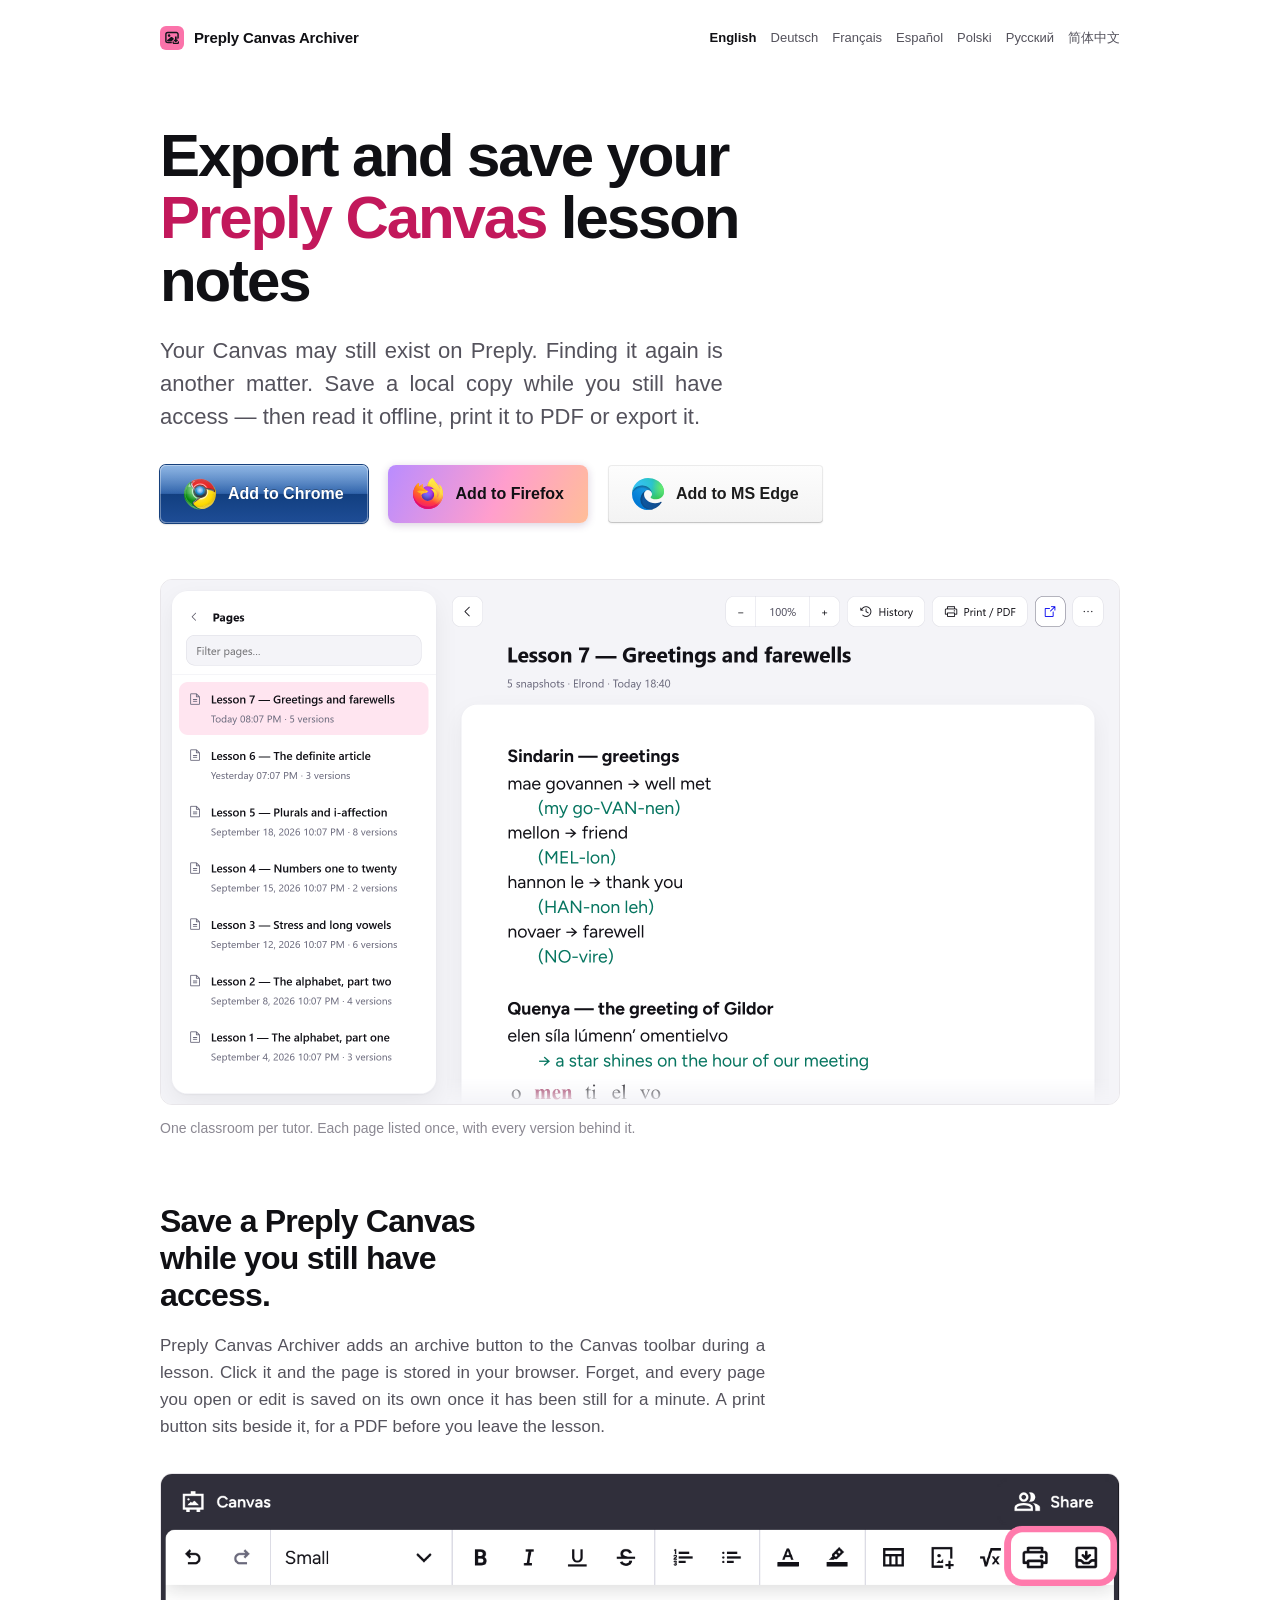
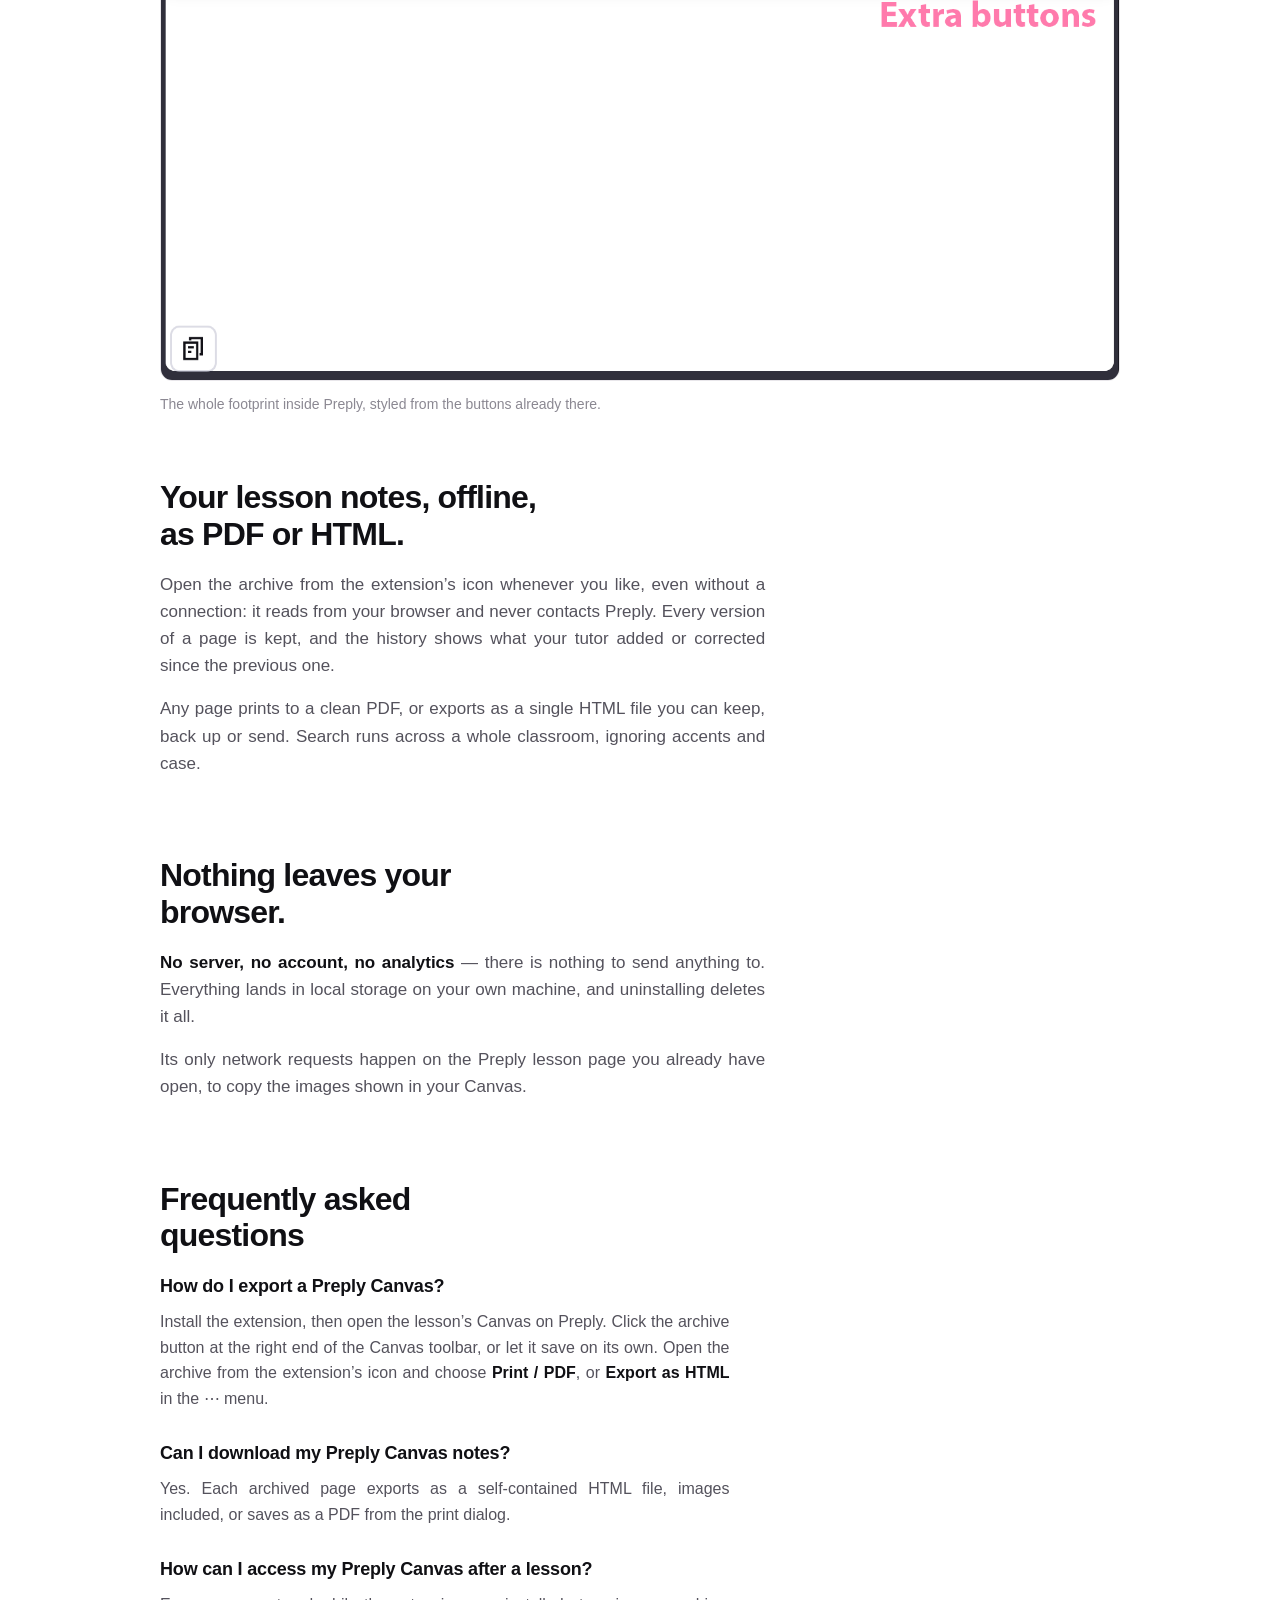
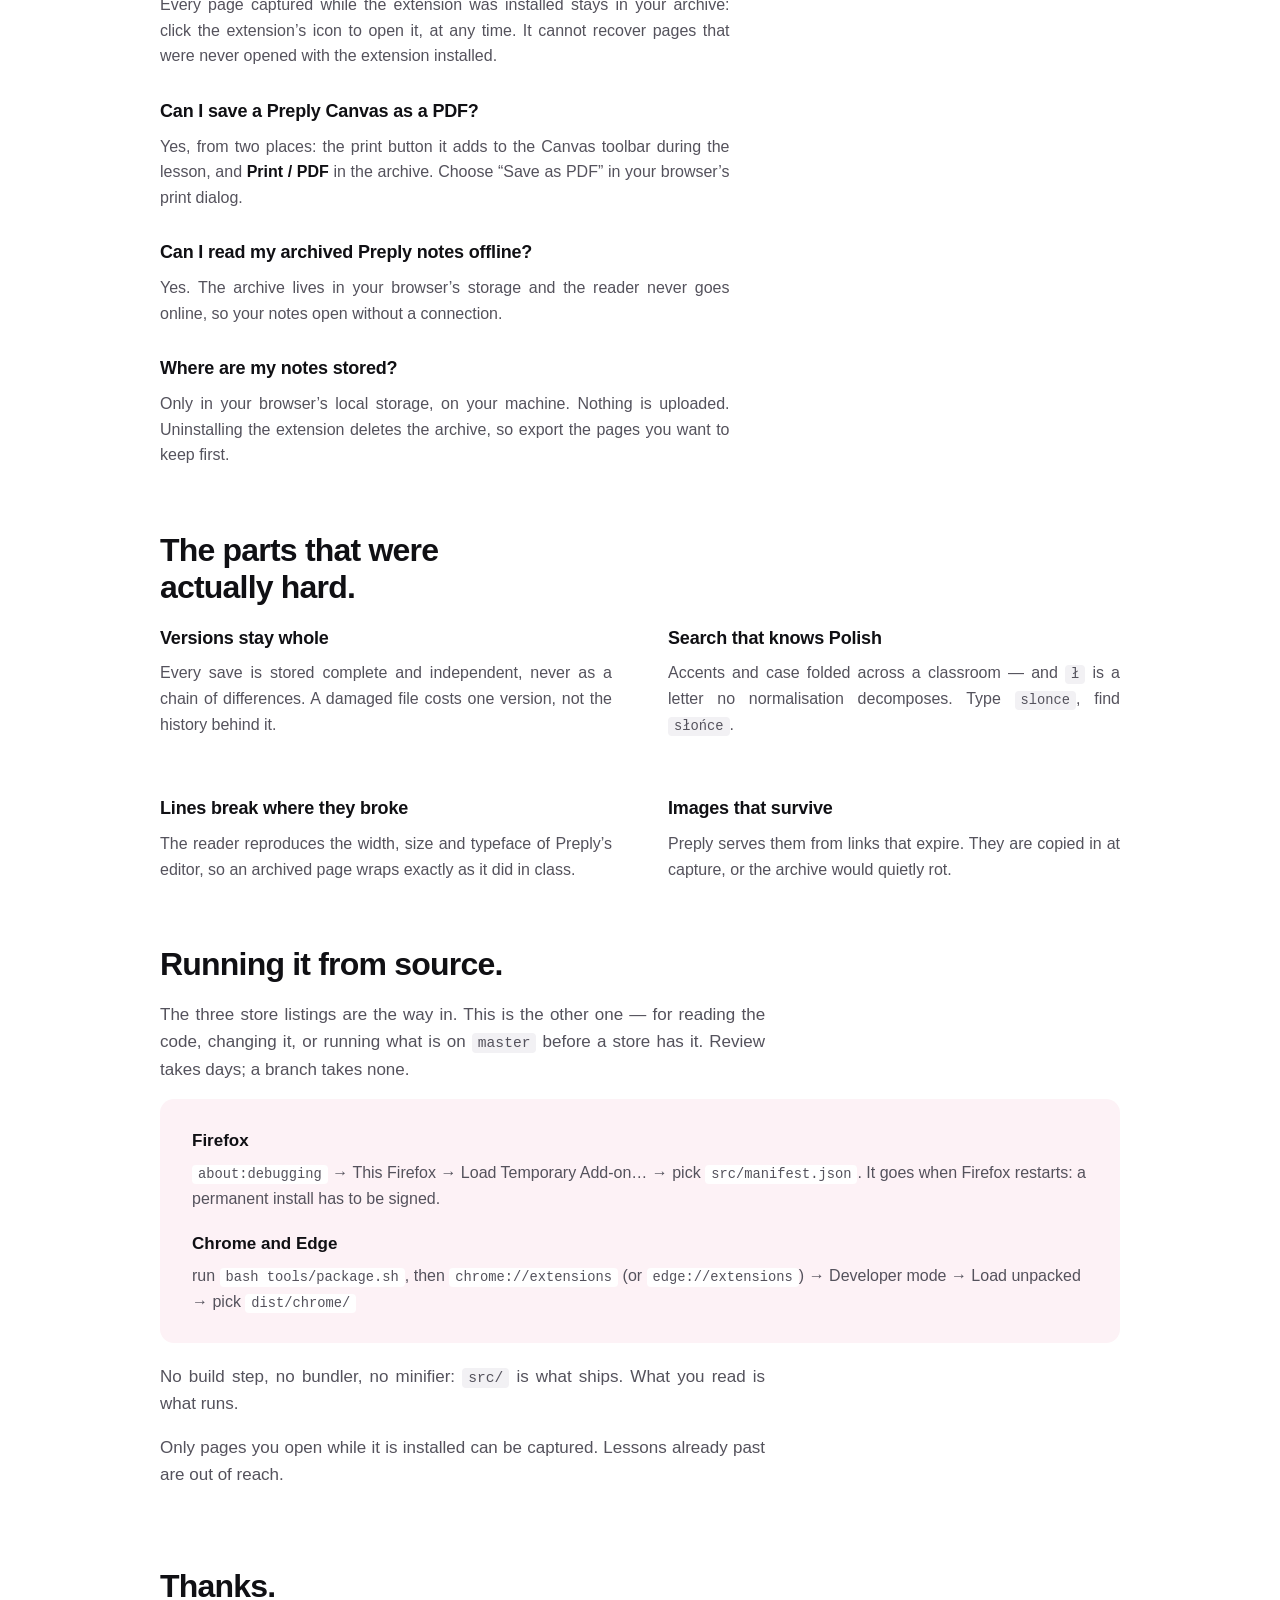
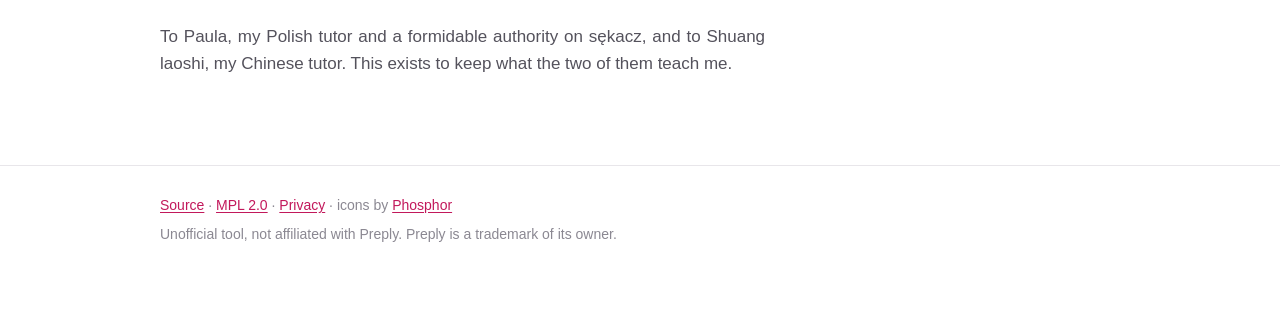
<file: docs/index.html>
<!doctype html>
<!-- This Source Code Form is subject to the terms of the Mozilla Public
     License, v. 2.0. If a copy of the MPL was not distributed with this
     file, You can obtain one at https://mozilla.org/MPL/2.0/.

     Generated by tools/build-pages.sh from tools/pages/. Do not edit. -->
<html lang="en">
<head>
<meta charset="utf-8">
<meta name="viewport" content="width=device-width, initial-scale=1">
<title>Export &amp; Save Preply Canvas Notes — Preply Canvas Archiver</title>
<meta name="description" content="Save your Preply Canvas lesson notes while you still have access. Read them offline, print them to PDF or export them as HTML. Free browser extension.">
<link rel="canonical" href="https://mars073.github.io/Preply-canvas-archiver/">
<link rel="alternate" hreflang="en" href="https://mars073.github.io/Preply-canvas-archiver/">
<link rel="alternate" hreflang="de" href="https://mars073.github.io/Preply-canvas-archiver/de/">
<link rel="alternate" hreflang="fr" href="https://mars073.github.io/Preply-canvas-archiver/fr/">
<link rel="alternate" hreflang="es" href="https://mars073.github.io/Preply-canvas-archiver/es/">
<link rel="alternate" hreflang="pl" href="https://mars073.github.io/Preply-canvas-archiver/pl/">
<link rel="alternate" hreflang="ru" href="https://mars073.github.io/Preply-canvas-archiver/ru/">
<link rel="alternate" hreflang="zh-Hans" href="https://mars073.github.io/Preply-canvas-archiver/zh/">
<link rel="alternate" hreflang="x-default" href="https://mars073.github.io/Preply-canvas-archiver/">
<link rel="icon" type="image/svg+xml" href="logo.svg">
<meta property="og:type" content="website">
<meta property="og:site_name" content="Preply Canvas Archiver">
<meta property="og:locale" content="en_US">
<meta property="og:locale:alternate" content="de_DE">
<meta property="og:locale:alternate" content="fr_FR">
<meta property="og:locale:alternate" content="es_ES">
<meta property="og:locale:alternate" content="pl_PL">
<meta property="og:locale:alternate" content="ru_RU">
<meta property="og:locale:alternate" content="zh_CN">
<meta property="og:title" content="Export and save your Preply Canvas lesson notes">
<meta property="og:description" content="Keep a local copy of your Preply Canvas while you still have access: read it offline, print it to PDF, export it.">
<meta property="og:url" content="https://mars073.github.io/Preply-canvas-archiver/">
<meta property="og:image" content="https://mars073.github.io/Preply-canvas-archiver/og-image.png">
<meta property="og:image:width" content="1200">
<meta property="og:image:height" content="630">
<meta property="og:image:alt" content="The archive reader: a classroom’s pages and an archived Preply Canvas page.">
<meta name="twitter:card" content="summary_large_image">
<script type="application/ld+json">
{
  "@context": "https://schema.org",
  "@graph": [
    {
      "@type": "SoftwareApplication",
      "name": "Preply Canvas Archiver",
      "applicationCategory": "BrowserApplication",
      "operatingSystem": "Firefox, Chrome, Edge",
      "description": "Browser extension that saves the Canvas pages of Preply lessons locally, to read them offline, print them to PDF or export them as HTML, keeping every version.",
      "url": "https://mars073.github.io/Preply-canvas-archiver/",
      "codeRepository": "https://github.com/Mars073/Preply-canvas-archiver",
      "license": "https://www.mozilla.org/MPL/2.0/",
      "isAccessibleForFree": true,
      "offers": {
        "@type": "Offer",
        "price": "0",
        "priceCurrency": "EUR"
      },
      "inLanguage": [
        "en",
        "de",
        "fr",
        "es",
        "pl",
        "ru",
        "zh-Hans"
      ]
    },
    {
      "@type": "FAQPage",
      "inLanguage": "en",
      "mainEntity": [
        {
          "@type": "Question",
          "name": "How do I export a Preply Canvas?",
          "acceptedAnswer": {
            "@type": "Answer",
            "text": "Install the extension, then open the lesson’s Canvas on Preply. Click the archive button at the right end of the Canvas toolbar, or let it save on its own. Open the archive from the extension’s icon and choose Print / PDF, or Export as HTML in the ⋯ menu."
          }
        },
        {
          "@type": "Question",
          "name": "Can I download my Preply Canvas notes?",
          "acceptedAnswer": {
            "@type": "Answer",
            "text": "Yes. Each archived page exports as a self-contained HTML file, images included, or saves as a PDF from the print dialog."
          }
        },
        {
          "@type": "Question",
          "name": "How can I access my Preply Canvas after a lesson?",
          "acceptedAnswer": {
            "@type": "Answer",
            "text": "Every page captured while the extension was installed stays in your archive: click the extension’s icon to open it, at any time. It cannot recover pages that were never opened with the extension installed."
          }
        },
        {
          "@type": "Question",
          "name": "Can I save a Preply Canvas as a PDF?",
          "acceptedAnswer": {
            "@type": "Answer",
            "text": "Yes, from two places: the print button it adds to the Canvas toolbar during the lesson, and Print / PDF in the archive. Choose “Save as PDF” in your browser’s print dialog."
          }
        },
        {
          "@type": "Question",
          "name": "Can I read my archived Preply notes offline?",
          "acceptedAnswer": {
            "@type": "Answer",
            "text": "Yes. The archive lives in your browser’s storage and the reader never goes online, so your notes open without a connection."
          }
        },
        {
          "@type": "Question",
          "name": "Where are my notes stored?",
          "acceptedAnswer": {
            "@type": "Answer",
            "text": "Only in your browser’s local storage, on your machine. Nothing is uploaded. Uninstalling the extension deletes the archive, so export the pages you want to keep first."
          }
        }
      ]
    }
  ]
}
</script>
<style>
:root{
  --bg:#fff; --ink:#101014; --ink-2:#54525c; --ink-3:#8b8892;
  --rule:#e8e6ea; --accent:#c2185b; --tint:#fdf2f6;
  --ease-out:cubic-bezier(.22,.61,.36,1);
  --w:64rem;
}
*{box-sizing:border-box}
body{
  margin:0;background:var(--bg);color:var(--ink);
  font:17px/1.6 -apple-system,BlinkMacSystemFont,"Segoe UI",Roboto,Helvetica,Arial,sans-serif;
  -webkit-font-smoothing:antialiased;
}
.w{max-width:var(--w);margin:0 auto;padding:0 32px}
a{color:var(--accent);text-underline-offset:2px}
:focus-visible{outline:2px solid var(--accent);outline-offset:3px;border-radius:4px}
.skip{position:absolute;left:32px;top:20px;transform:translateY(-250%);
  background:var(--ink);color:#fff;padding:10px 16px;text-decoration:none;z-index:9}
.skip:focus{transform:none}
.top{display:flex;flex-wrap:wrap;align-items:center;gap:10px;padding:26px 0}
.top img{width:24px;height:24px;border-radius:6px}
.top b{font-size:15px;font-weight:650;letter-spacing:-.01em}
.top nav{margin-left:auto;display:flex;flex-wrap:wrap;gap:4px 14px;font-size:13px}
.top nav a{color:var(--ink-2);text-decoration:none;padding:2px 0}
.top nav a:hover{color:var(--accent);text-decoration:underline}
.top nav a[aria-current]{color:var(--ink);font-weight:650}
h1{font-size:clamp(34px,5.6vw,60px);line-height:1.04;letter-spacing:-.035em;
  font-weight:680;margin:48px 0 0;max-width:20ch}
h1 em{font-style:normal;color:var(--accent)}
.sub{font-size:clamp(18px,2.1vw,22px);line-height:1.5;color:var(--ink-2);
  max-width:46ch;margin:22px 0 0}
.actions{display:flex;gap:20px;align-items:center;flex-wrap:wrap;margin:32px 0 0}
.actions > a{display:inline-flex;align-items:center;gap:12px;
  background:var(--ink);color:#fff;
  padding:13px 24px;border-radius:8px;text-decoration:none;font-weight:600;font-size:16px}
.actions > a:hover{background:var(--accent)}
.actions > a.glossy{position:relative;overflow:hidden;
  border-radius:6px;
  background:linear-gradient(#5590d6,#255ba6 49%,#123f80 50%,#1e4d96);
  box-shadow:inset 0 0 0 1px rgba(255,255,255,.35),
             0 0 0 1px #16407c,
             0 1px 2px rgba(0,0,0,.35);
  text-shadow:0 -1px 0 rgba(0,0,0,.35)}
.actions > a.glossy::after{content:"";position:absolute;
  left:0;right:0;top:0;height:50%;pointer-events:none;
  background:linear-gradient(rgba(255,255,255,.35),rgba(255,255,255,.05))}
.actions > a.glossy:hover{
  background:linear-gradient(#6ba2e2,#2e69b8 49%,#174a90 50%,#2557a6)}
.actions > a.glossy:active{
  background:linear-gradient(#123f80,#255ba6 50%,#3f7cc0);
  box-shadow:inset 0 2px 3px rgba(0,0,0,.35), 0 0 0 1px #16407c}
.actions > a.glossy:active::after{opacity:.35}
.actions > a.edge{border-radius:4px;color:#1b1b1b;
  background:linear-gradient(#fdfdfd,#f3f3f3);
  box-shadow:inset 0 0 0 1px rgba(0,0,0,.07),
             inset 0 -1px 0 rgba(0,0,0,.13),
             0 1px 2px rgba(0,0,0,.06)}
.actions > a.edge:hover{background:linear-gradient(#f6f6f6,#ededed)}
.actions > a.edge:active{background:#eaeaea;
  box-shadow:inset 0 0 0 1px rgba(0,0,0,.09)}
.actions img{display:block;flex:0 0 auto;width:32px;height:32px}
.actions > a.alpenglow{color:var(--ink);overflow:hidden;
  background:linear-gradient(115deg,#b98cff,#ff9ecd 25%,#ffc58c 50%,#ff9ecd 75%,#b98cff);
  background-size:220% 220%;background-position:0% 0%;
  box-shadow:0 2px 8px rgba(64,20,90,.2);
  transition:background-position .6s var(--ease-out), box-shadow .3s var(--ease-out)}
.actions > a.alpenglow .face{display:inline-flex;align-items:center;gap:12px;
  transition:transform .3s var(--ease-out)}
.actions > a.alpenglow:hover{background-position:100% 100%;
  box-shadow:0 5px 14px rgba(64,20,90,.26)}
.actions > a.alpenglow:hover .face{transform:scale(1.06)}
.actions > a.alpenglow:active{box-shadow:0 1px 3px rgba(64,20,90,.22)}
.actions > a.alpenglow:active .face{transform:scale(1.02)}
@media (prefers-reduced-motion: reduce){
  .actions > a.alpenglow,.actions > a.alpenglow .face{transition:none}
  .actions > a.alpenglow:hover .face,
  .actions > a.alpenglow:active .face{transform:none}
}
.shot{margin:56px 0 0;border:1px solid var(--rule);border-radius:12px;
  overflow:hidden;background:var(--bg)}
.shot img{width:100%;height:auto;display:block}
.cap{margin:12px 0 0;font-size:14px;color:var(--ink-3)}
section{padding:64px 0 0}
h2{font-size:clamp(24px,3vw,32px);line-height:1.15;letter-spacing:-.025em;
  font-weight:660;margin:0 0 18px;max-width:22ch}
p{margin:0 0 16px;max-width:64ch;color:var(--ink-2);
  text-align:justify;hyphens:auto}
p strong{color:var(--ink);font-weight:600}
:lang(zh) p{text-align:start}
.pair{display:grid;gap:36px;grid-template-columns:1fr}
@media (min-width:800px){.pair{grid-template-columns:1fr 1fr;gap:56px}}
.pair h3{font-size:18px;font-weight:650;margin:0 0 8px;letter-spacing:-.01em}
.pair p{margin:0;font-size:16px}
.faq h3{font-size:18px;font-weight:650;margin:28px 0 8px;letter-spacing:-.01em;max-width:64ch}
.faq h3:first-child{margin-top:0}
.faq p{margin:0;font-size:16px}
.steps{background:var(--tint);border-radius:14px;padding:28px 32px;margin-top:8px}
.steps dt{font-weight:650;margin-top:18px}
.steps dt:first-of-type{margin-top:0}
.steps dd{margin:6px 0 0;color:var(--ink-2);font-size:16px}
code{font-family:ui-monospace,SFMono-Regular,Menlo,Consolas,monospace;
  font-size:.86em;background:#f2f1f4;padding:2px 6px;border-radius:4px}
.steps code{background:#fff}
footer{margin-top:88px;border-top:1px solid var(--rule);padding:28px 0 64px}
footer p{font-size:14px;color:var(--ink-3);margin:0 0 6px;max-width:none}
</style>
</head>
<body>

<a class="skip" href="#content">Skip to content</a>

<div class="w">
  <header class="top">
    <img src="logo.svg" alt="">
    <b>Preply Canvas Archiver</b>
    <nav aria-label="Language">
      <a href="./" hreflang="en" lang="en" aria-current="page">English</a>
      <a href="de/" hreflang="de" lang="de">Deutsch</a>
      <a href="fr/" hreflang="fr" lang="fr">Français</a>
      <a href="es/" hreflang="es" lang="es">Español</a>
      <a href="pl/" hreflang="pl" lang="pl">Polski</a>
      <a href="ru/" hreflang="ru" lang="ru">Русский</a>
      <a href="zh/" hreflang="zh-Hans" lang="zh-Hans">简体中文</a>
    </nav>
  </header>
</div>

<main id="content">
  <div class="w">

    <h1>Export and save your <em>Preply Canvas</em> lesson notes</h1>
    <p class="sub">Your Canvas may still exist on Preply. Finding it again is another matter. Save a local copy while you still have access — then read it offline, print it to PDF or export it.</p>
    <div class="actions">
      <a class="glossy" href="https://chromewebstore.google.com/detail/preply-canvas-archiver/clhcjjambcaodbnaenpimnbedlhohmdj">
        <img src="icons/chrome.svg" width="32" height="32" alt="" aria-hidden="true">
        Add to Chrome
      </a>
      <a class="alpenglow" href="https://addons.mozilla.org/firefox/addon/preply-canvas-archiver/">
        <span class="face">
          <img src="icons/firefox.svg" width="32" height="32" alt="" aria-hidden="true">
          Add to Firefox
        </span>
      </a>
      <a class="edge" href="https://microsoftedge.microsoft.com/addons/detail/preply-canvas-archiver/ocbalfmganjedonhaekgbpkiljhiongf">
        <img src="icons/edge.svg" width="32" height="32" alt="" aria-hidden="true">
        Add to MS Edge
      </a>
    </div>

    <div class="shot">
      <img src="screenshots/archive-viewer.png" width="1916" height="1048" decoding="async"
           alt="The archive reader: a classroom’s pages on the left, the archived document on the right, with zoom, history and print above it.">
    </div>
    <p class="cap">One classroom per tutor. Each page listed once, with every version behind it.</p>

    <section>
      <h2>Save a Preply Canvas while you still have access.</h2>
      <p>Preply Canvas Archiver adds an archive button to the Canvas toolbar during a lesson. Click it and the page is stored in your browser. Forget, and every page you open or edit is saved on its own once it has been still for a minute. A print button sits beside it, for a PDF before you leave the lesson.</p>
      <div class="shot" style="margin-top:32px">
        <img src="screenshots/toolbar-button.png" width="1461" height="772" loading="lazy" decoding="async"
             alt="The Preply Canvas toolbar with two extra buttons at its right end, print and archive, framed in pink and labelled Extra buttons.">
      </div>
      <p class="cap">The whole footprint inside Preply, styled from the buttons already there.</p>
    </section>

    <section>
      <h2>Your lesson notes, offline, as PDF or HTML.</h2>
      <p>Open the archive from the extension’s icon whenever you like, even without a connection: it reads from your browser and never contacts Preply. Every version of a page is kept, and the history shows what your tutor added or corrected since the previous one.</p>
      <p>Any page prints to a clean PDF, or exports as a single HTML file you can keep, back up or send. Search runs across a whole classroom, ignoring accents and case.</p>
    </section>

    <section>
      <h2>Nothing leaves your browser.</h2>
      <p><strong>No server, no account, no analytics</strong> — there is nothing to send anything to. Everything lands in local storage on your own machine, and uninstalling deletes it all.</p>
      <p>Its only network requests happen on the Preply lesson page you already have open, to copy the images shown in your Canvas.</p>
    </section>

    <section id="faq">
      <h2>Frequently asked questions</h2>
      <div class="faq">
        <h3>How do I export a Preply Canvas?</h3>
        <p>Install the extension, then open the lesson’s Canvas on Preply. Click the archive button at the right end of the Canvas toolbar, or let it save on its own. Open the archive from the extension’s icon and choose <strong>Print / PDF</strong>, or <strong>Export as HTML</strong> in the ⋯ menu.</p>
        <h3>Can I download my Preply Canvas notes?</h3>
        <p>Yes. Each archived page exports as a self-contained HTML file, images included, or saves as a PDF from the print dialog.</p>
        <h3>How can I access my Preply Canvas after a lesson?</h3>
        <p>Every page captured while the extension was installed stays in your archive: click the extension’s icon to open it, at any time. It cannot recover pages that were never opened with the extension installed.</p>
        <h3>Can I save a Preply Canvas as a PDF?</h3>
        <p>Yes, from two places: the print button it adds to the Canvas toolbar during the lesson, and <strong>Print / PDF</strong> in the archive. Choose “Save as PDF” in your browser’s print dialog.</p>
        <h3>Can I read my archived Preply notes offline?</h3>
        <p>Yes. The archive lives in your browser’s storage and the reader never goes online, so your notes open without a connection.</p>
        <h3>Where are my notes stored?</h3>
        <p>Only in your browser’s local storage, on your machine. Nothing is uploaded. Uninstalling the extension deletes the archive, so export the pages you want to keep first.</p>
      </div>
    </section>

    <section>
      <h2>The parts that were actually hard.</h2>
      <div class="pair">
        <div>
          <h3>Versions stay whole</h3>
          <p>Every save is stored complete and independent, never as a chain of differences. A damaged file costs one version, not the history behind it.</p>
        </div>
        <div>
          <h3>Search that knows Polish</h3>
          <p>Accents and case folded across a classroom — and <code>ł</code> is a letter no normalisation decomposes. Type <code>slonce</code>, find <code>słońce</code>.</p>
        </div>
        <div>
          <h3>Lines break where they broke</h3>
          <p>The reader reproduces the width, size and typeface of Preply’s editor, so an archived page wraps exactly as it did in class.</p>
        </div>
        <div>
          <h3>Images that survive</h3>
          <p>Preply serves them from links that expire. They are copied in at capture, or the archive would quietly rot.</p>
        </div>
      </div>
    </section>

    <section>
      <h2>Running it from source.</h2>
      <p>The three store listings are the way in. This is the other one — for reading the code, changing it, or running what is on <code>master</code> before a store has it. Review takes days; a branch takes none.</p>
      <dl class="steps">
        <dt>Firefox</dt>
        <dd><code>about:debugging</code> → This Firefox → Load Temporary Add-on… → pick <code>src/manifest.json</code>. It goes when Firefox restarts: a permanent install has to be signed.</dd>
        <dt>Chrome and Edge</dt>
        <dd>run <code>bash tools/package.sh</code>, then <code>chrome://extensions</code> (or <code>edge://extensions</code>) → Developer mode → Load unpacked → pick <code>dist/chrome/</code></dd>
      </dl>
      <p style="margin-top:20px">No build step, no bundler, no minifier: <code>src/</code> is what ships. What you read is what runs.</p>
      <p>Only pages you open while it is installed can be captured. Lessons already past are out of reach.</p>
    </section>

    <section>
      <h2>Thanks.</h2>
      <p>To Paula, my Polish tutor and a formidable authority on sękacz, and to Shuang laoshi, my Chinese tutor. This exists to keep what the two of them teach me.</p>
    </section>

  </div>
</main>

<footer>
  <div class="w">
    <p><a href="https://github.com/Mars073/Preply-canvas-archiver">Source</a> ·
       <a href="https://github.com/Mars073/Preply-canvas-archiver/blob/master/LICENSE">MPL&nbsp;2.0</a> ·
       <a href="https://github.com/Mars073/Preply-canvas-archiver/blob/master/PRIVACY.md">Privacy</a> ·
       icons by <a href="https://phosphoricons.com">Phosphor</a></p>
    <p>Unofficial tool, not affiliated with Preply. Preply is a trademark of its owner.</p>
  </div>
</footer>

</body>
</html>
</file>
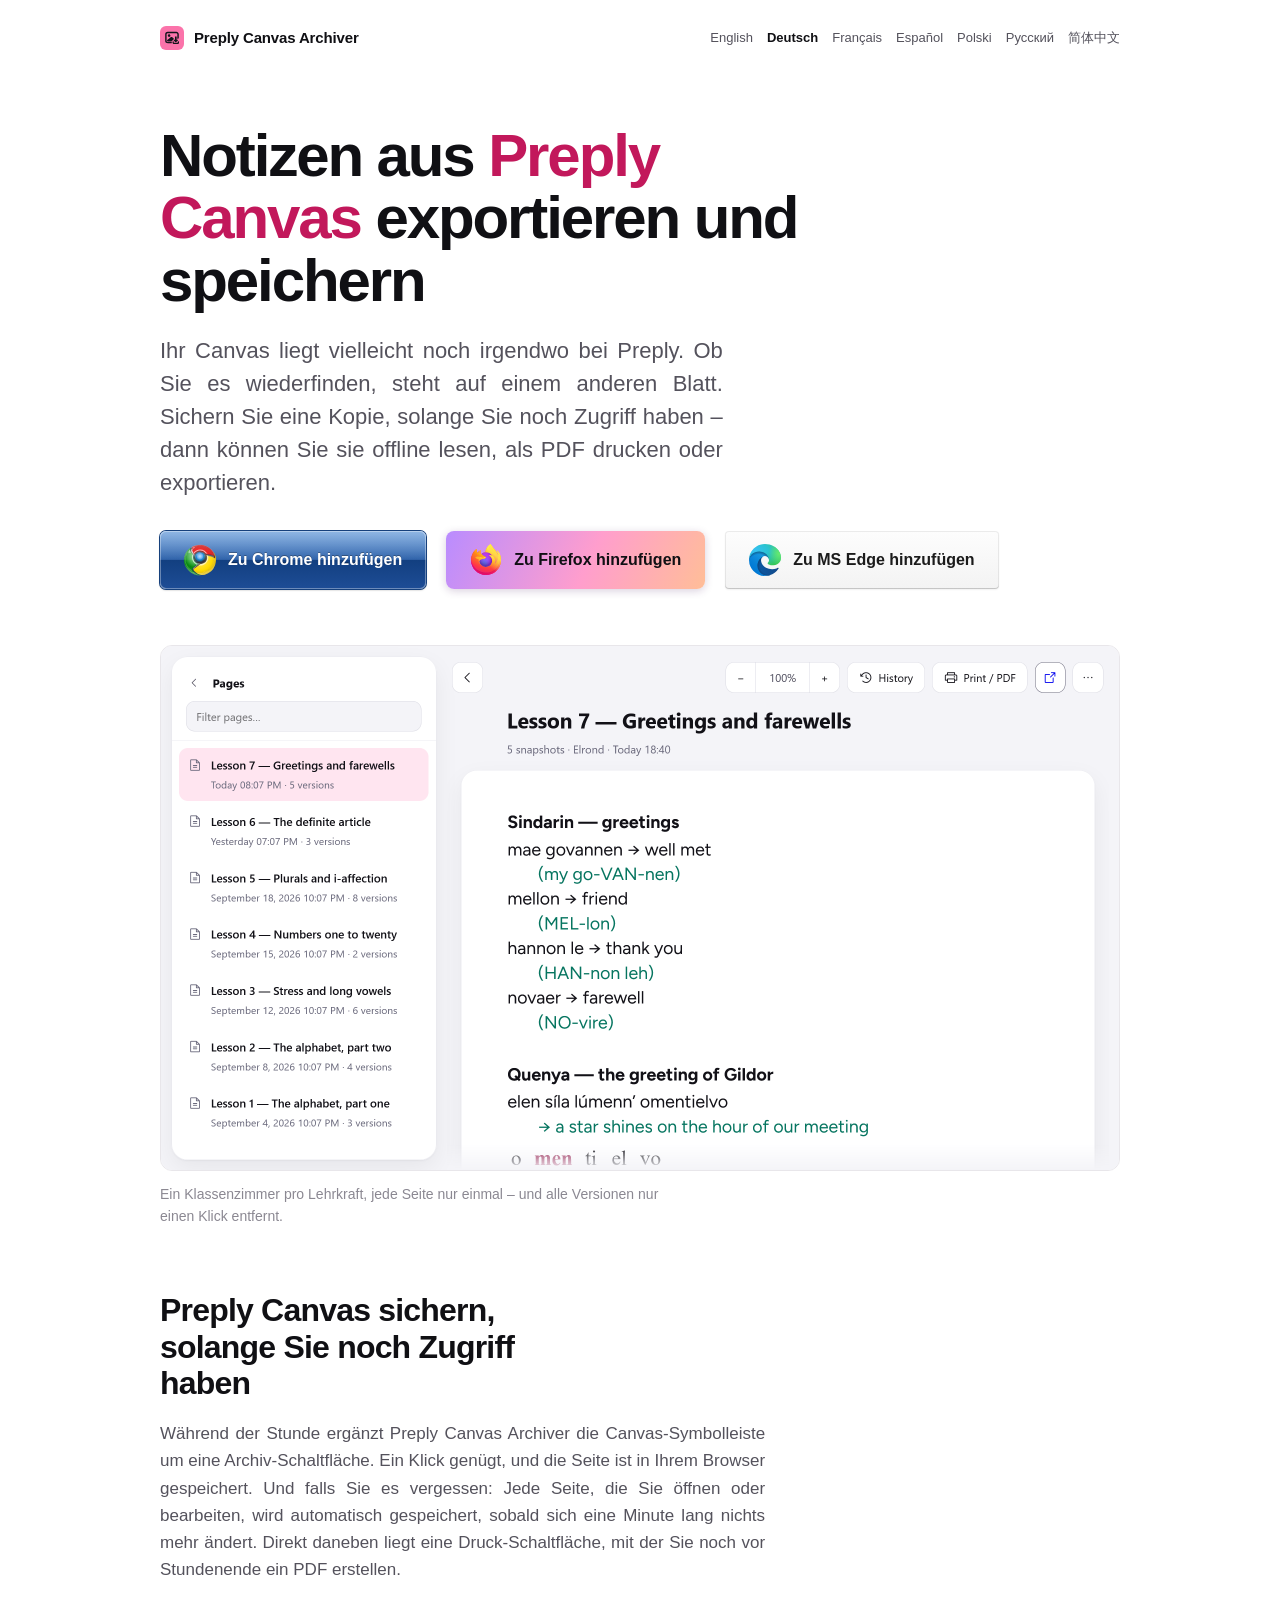
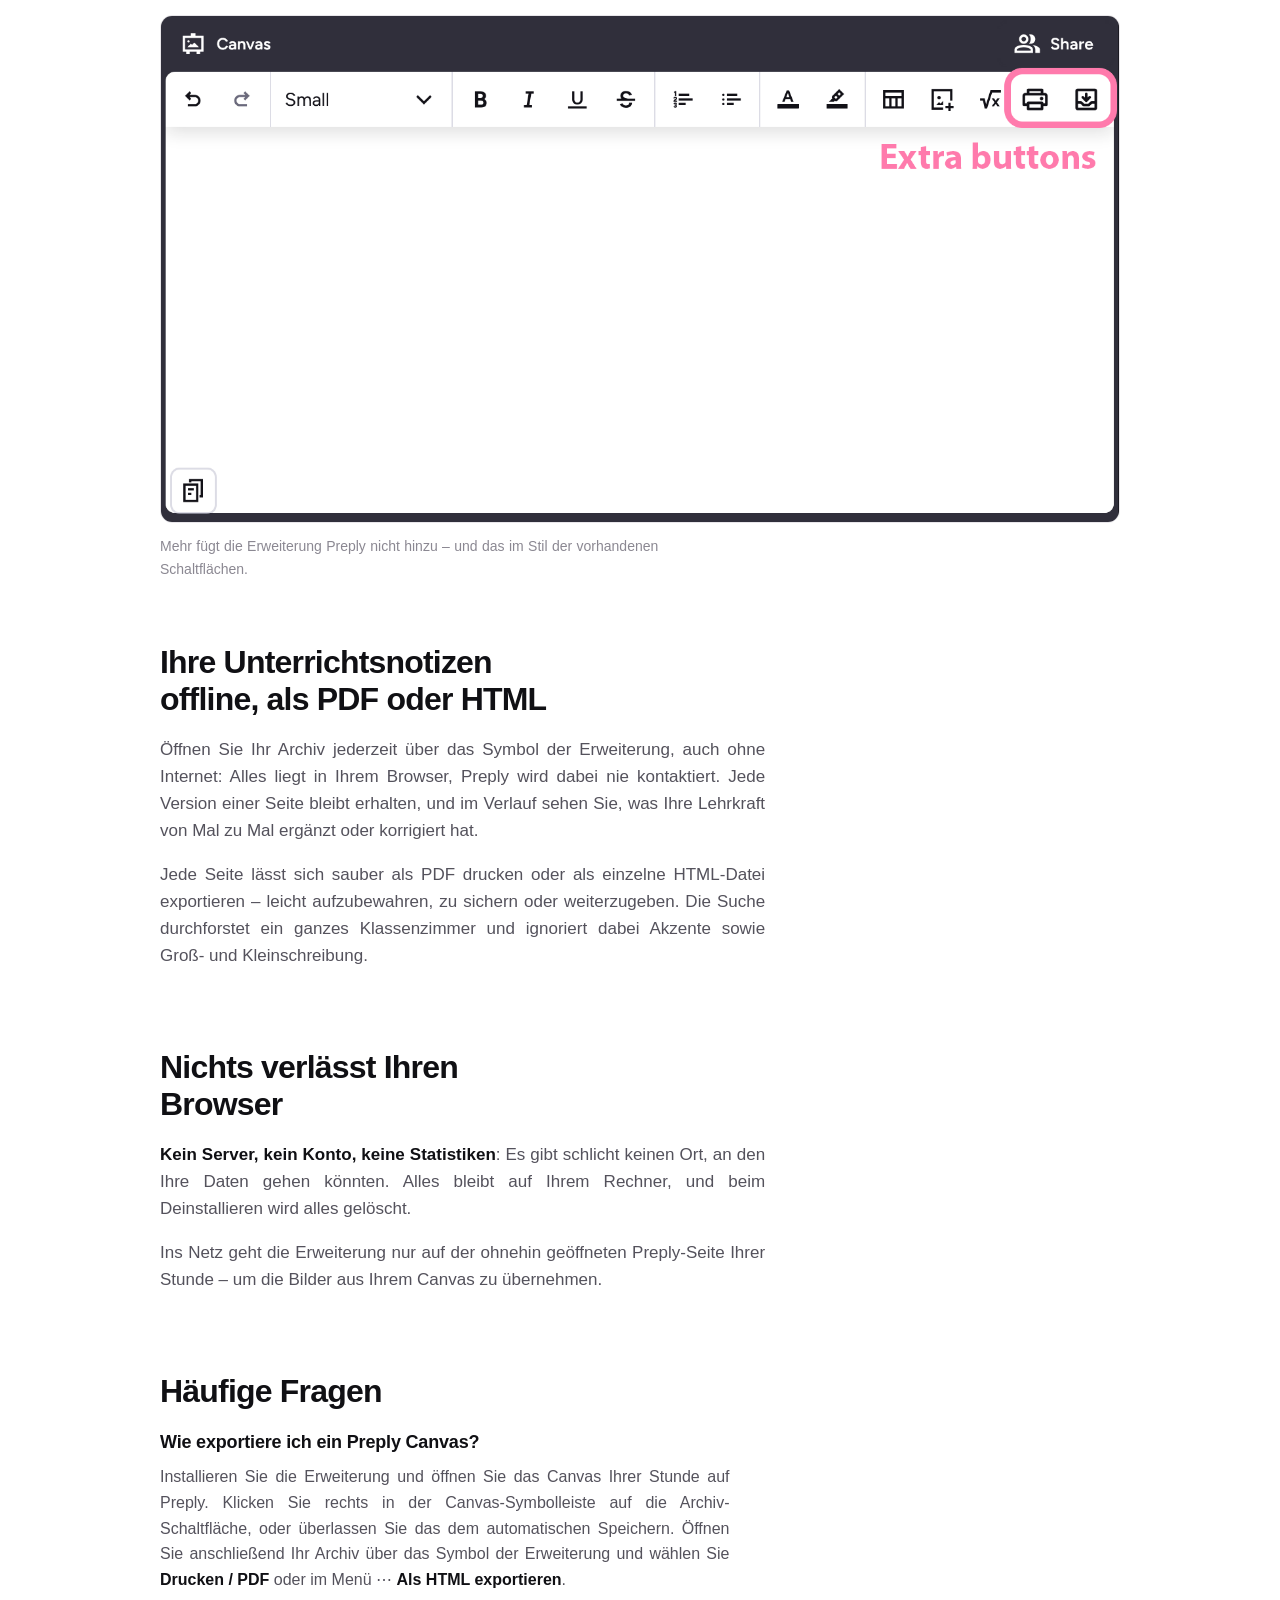
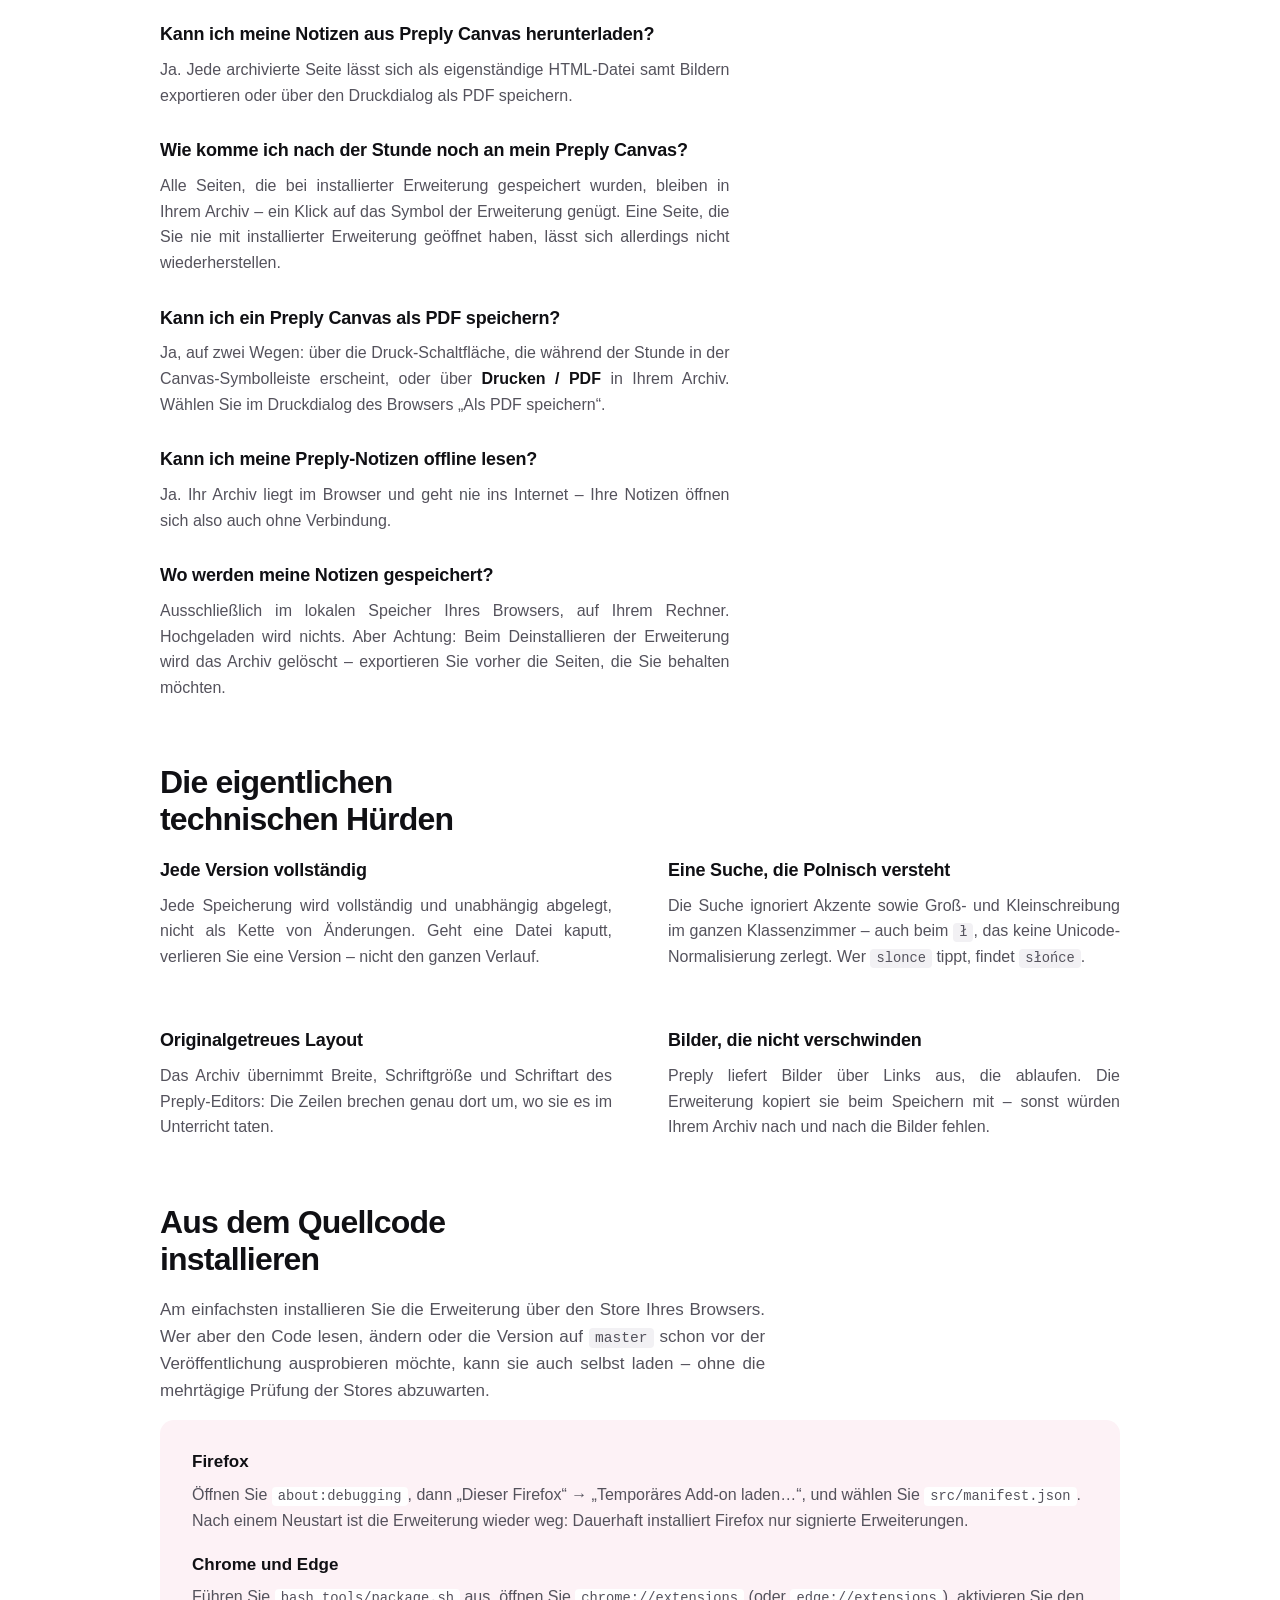
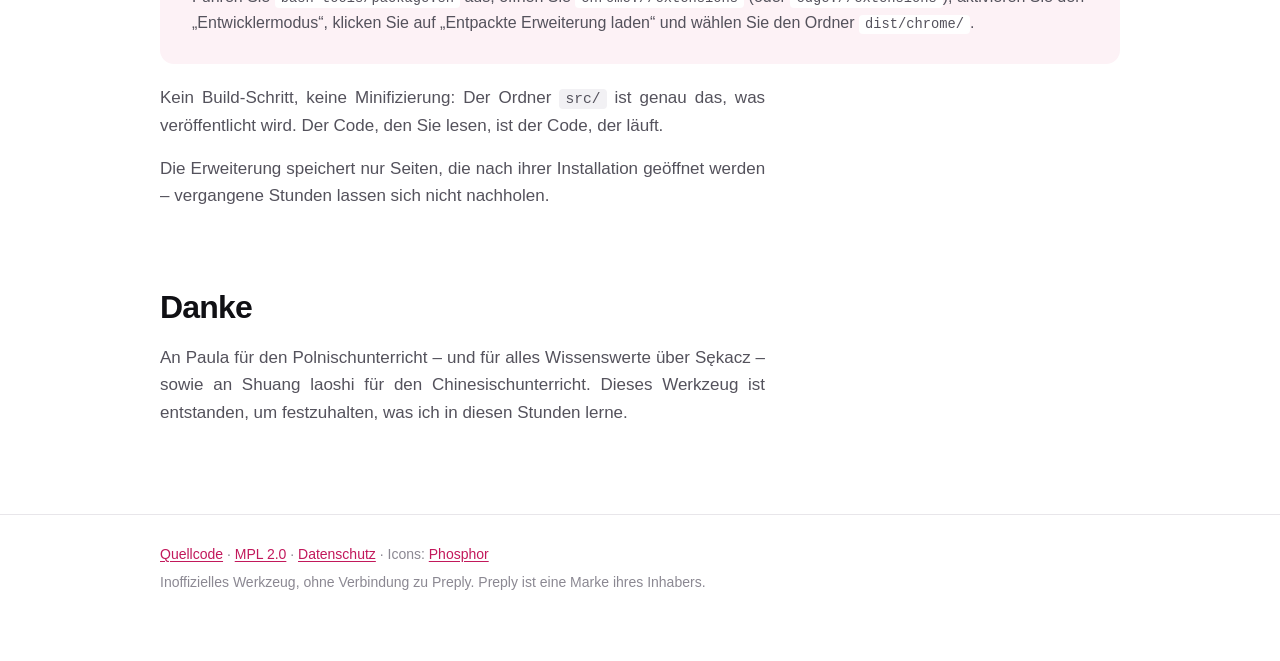
<file: docs/de/index.html>
<!doctype html>
<!-- This Source Code Form is subject to the terms of the Mozilla Public
     License, v. 2.0. If a copy of the MPL was not distributed with this
     file, You can obtain one at https://mozilla.org/MPL/2.0/.

     Generated by tools/build-pages.sh from tools/pages/. Do not edit. -->
<html lang="de">
<head>
<meta charset="utf-8">
<meta name="viewport" content="width=device-width, initial-scale=1">
<title>Preply Canvas exportieren und speichern — Preply Canvas Archiver</title>
<meta name="description" content="Sichern Sie Ihre Notizen aus Preply Canvas, solange Sie noch Zugriff haben. Offline lesen, als PDF oder HTML speichern. Kostenlose Erweiterung.">
<link rel="canonical" href="https://mars073.github.io/Preply-canvas-archiver/de/">
<link rel="alternate" hreflang="en" href="https://mars073.github.io/Preply-canvas-archiver/">
<link rel="alternate" hreflang="de" href="https://mars073.github.io/Preply-canvas-archiver/de/">
<link rel="alternate" hreflang="fr" href="https://mars073.github.io/Preply-canvas-archiver/fr/">
<link rel="alternate" hreflang="es" href="https://mars073.github.io/Preply-canvas-archiver/es/">
<link rel="alternate" hreflang="pl" href="https://mars073.github.io/Preply-canvas-archiver/pl/">
<link rel="alternate" hreflang="ru" href="https://mars073.github.io/Preply-canvas-archiver/ru/">
<link rel="alternate" hreflang="zh-Hans" href="https://mars073.github.io/Preply-canvas-archiver/zh/">
<link rel="alternate" hreflang="x-default" href="https://mars073.github.io/Preply-canvas-archiver/">
<link rel="icon" type="image/svg+xml" href="../logo.svg">
<meta property="og:type" content="website">
<meta property="og:site_name" content="Preply Canvas Archiver">
<meta property="og:locale" content="de_DE">
<meta property="og:locale:alternate" content="en_US">
<meta property="og:locale:alternate" content="fr_FR">
<meta property="og:locale:alternate" content="es_ES">
<meta property="og:locale:alternate" content="pl_PL">
<meta property="og:locale:alternate" content="ru_RU">
<meta property="og:locale:alternate" content="zh_CN">
<meta property="og:title" content="Notizen aus Preply Canvas exportieren und speichern">
<meta property="og:description" content="Sichern Sie Ihr Preply Canvas, solange Sie noch Zugriff haben – zum Offline-Lesen, als PDF oder als HTML-Datei.">
<meta property="og:url" content="https://mars073.github.io/Preply-canvas-archiver/de/">
<meta property="og:image" content="https://mars073.github.io/Preply-canvas-archiver/og-image.png">
<meta property="og:image:width" content="1200">
<meta property="og:image:height" content="630">
<meta property="og:image:alt" content="Das Archiv eines Preply-Klassenzimmers mit einer gespeicherten Canvas-Seite.">
<meta name="twitter:card" content="summary_large_image">
<script type="application/ld+json">
{
  "@context": "https://schema.org",
  "@graph": [
    {
      "@type": "SoftwareApplication",
      "name": "Preply Canvas Archiver",
      "applicationCategory": "BrowserApplication",
      "operatingSystem": "Firefox, Chrome, Edge",
      "description": "Browsererweiterung, die die Canvas-Seiten Ihrer Preply-Stunden auf Ihrem Rechner speichert – zum Offline-Lesen, zum Drucken als PDF oder zum Exportieren als HTML, mit allen Versionen.",
      "url": "https://mars073.github.io/Preply-canvas-archiver/de/",
      "codeRepository": "https://github.com/Mars073/Preply-canvas-archiver",
      "license": "https://www.mozilla.org/MPL/2.0/",
      "isAccessibleForFree": true,
      "offers": {
        "@type": "Offer",
        "price": "0",
        "priceCurrency": "EUR"
      },
      "inLanguage": [
        "en",
        "de",
        "fr",
        "es",
        "pl",
        "ru",
        "zh-Hans"
      ]
    },
    {
      "@type": "FAQPage",
      "inLanguage": "de",
      "mainEntity": [
        {
          "@type": "Question",
          "name": "Wie exportiere ich ein Preply Canvas?",
          "acceptedAnswer": {
            "@type": "Answer",
            "text": "Installieren Sie die Erweiterung und öffnen Sie das Canvas Ihrer Stunde auf Preply. Klicken Sie rechts in der Canvas-Symbolleiste auf die Archiv-Schaltfläche, oder überlassen Sie das dem automatischen Speichern. Öffnen Sie anschließend Ihr Archiv über das Symbol der Erweiterung und wählen Sie Drucken / PDF oder im Menü ⋯ Als HTML exportieren."
          }
        },
        {
          "@type": "Question",
          "name": "Kann ich meine Notizen aus Preply Canvas herunterladen?",
          "acceptedAnswer": {
            "@type": "Answer",
            "text": "Ja. Jede archivierte Seite lässt sich als eigenständige HTML-Datei samt Bildern exportieren oder über den Druckdialog als PDF speichern."
          }
        },
        {
          "@type": "Question",
          "name": "Wie komme ich nach der Stunde noch an mein Preply Canvas?",
          "acceptedAnswer": {
            "@type": "Answer",
            "text": "Alle Seiten, die bei installierter Erweiterung gespeichert wurden, bleiben in Ihrem Archiv – ein Klick auf das Symbol der Erweiterung genügt. Eine Seite, die Sie nie mit installierter Erweiterung geöffnet haben, lässt sich allerdings nicht wiederherstellen."
          }
        },
        {
          "@type": "Question",
          "name": "Kann ich ein Preply Canvas als PDF speichern?",
          "acceptedAnswer": {
            "@type": "Answer",
            "text": "Ja, auf zwei Wegen: über die Druck-Schaltfläche, die während der Stunde in der Canvas-Symbolleiste erscheint, oder über Drucken / PDF in Ihrem Archiv. Wählen Sie im Druckdialog des Browsers „Als PDF speichern“."
          }
        },
        {
          "@type": "Question",
          "name": "Kann ich meine Preply-Notizen offline lesen?",
          "acceptedAnswer": {
            "@type": "Answer",
            "text": "Ja. Ihr Archiv liegt im Browser und geht nie ins Internet – Ihre Notizen öffnen sich also auch ohne Verbindung."
          }
        },
        {
          "@type": "Question",
          "name": "Wo werden meine Notizen gespeichert?",
          "acceptedAnswer": {
            "@type": "Answer",
            "text": "Ausschließlich im lokalen Speicher Ihres Browsers, auf Ihrem Rechner. Hochgeladen wird nichts. Aber Achtung: Beim Deinstallieren der Erweiterung wird das Archiv gelöscht – exportieren Sie vorher die Seiten, die Sie behalten möchten."
          }
        }
      ]
    }
  ]
}
</script>
<style>
:root{
  --bg:#fff; --ink:#101014; --ink-2:#54525c; --ink-3:#8b8892;
  --rule:#e8e6ea; --accent:#c2185b; --tint:#fdf2f6;
  --ease-out:cubic-bezier(.22,.61,.36,1);
  --w:64rem;
}
*{box-sizing:border-box}
body{
  margin:0;background:var(--bg);color:var(--ink);
  font:17px/1.6 -apple-system,BlinkMacSystemFont,"Segoe UI",Roboto,Helvetica,Arial,sans-serif;
  -webkit-font-smoothing:antialiased;
}
.w{max-width:var(--w);margin:0 auto;padding:0 32px}
a{color:var(--accent);text-underline-offset:2px}
:focus-visible{outline:2px solid var(--accent);outline-offset:3px;border-radius:4px}
.skip{position:absolute;left:32px;top:20px;transform:translateY(-250%);
  background:var(--ink);color:#fff;padding:10px 16px;text-decoration:none;z-index:9}
.skip:focus{transform:none}
.top{display:flex;flex-wrap:wrap;align-items:center;gap:10px;padding:26px 0}
.top img{width:24px;height:24px;border-radius:6px}
.top b{font-size:15px;font-weight:650;letter-spacing:-.01em}
.top nav{margin-left:auto;display:flex;flex-wrap:wrap;gap:4px 14px;font-size:13px}
.top nav a{color:var(--ink-2);text-decoration:none;padding:2px 0}
.top nav a:hover{color:var(--accent);text-decoration:underline}
.top nav a[aria-current]{color:var(--ink);font-weight:650}
h1{font-size:clamp(34px,5.6vw,60px);line-height:1.04;letter-spacing:-.035em;
  font-weight:680;margin:48px 0 0;max-width:20ch}
h1 em{font-style:normal;color:var(--accent)}
.sub{font-size:clamp(18px,2.1vw,22px);line-height:1.5;color:var(--ink-2);
  max-width:46ch;margin:22px 0 0}
.actions{display:flex;gap:20px;align-items:center;flex-wrap:wrap;margin:32px 0 0}
.actions > a{display:inline-flex;align-items:center;gap:12px;
  background:var(--ink);color:#fff;
  padding:13px 24px;border-radius:8px;text-decoration:none;font-weight:600;font-size:16px}
.actions > a:hover{background:var(--accent)}
.actions > a.glossy{position:relative;overflow:hidden;
  border-radius:6px;
  background:linear-gradient(#5590d6,#255ba6 49%,#123f80 50%,#1e4d96);
  box-shadow:inset 0 0 0 1px rgba(255,255,255,.35),
             0 0 0 1px #16407c,
             0 1px 2px rgba(0,0,0,.35);
  text-shadow:0 -1px 0 rgba(0,0,0,.35)}
.actions > a.glossy::after{content:"";position:absolute;
  left:0;right:0;top:0;height:50%;pointer-events:none;
  background:linear-gradient(rgba(255,255,255,.35),rgba(255,255,255,.05))}
.actions > a.glossy:hover{
  background:linear-gradient(#6ba2e2,#2e69b8 49%,#174a90 50%,#2557a6)}
.actions > a.glossy:active{
  background:linear-gradient(#123f80,#255ba6 50%,#3f7cc0);
  box-shadow:inset 0 2px 3px rgba(0,0,0,.35), 0 0 0 1px #16407c}
.actions > a.glossy:active::after{opacity:.35}
.actions > a.edge{border-radius:4px;color:#1b1b1b;
  background:linear-gradient(#fdfdfd,#f3f3f3);
  box-shadow:inset 0 0 0 1px rgba(0,0,0,.07),
             inset 0 -1px 0 rgba(0,0,0,.13),
             0 1px 2px rgba(0,0,0,.06)}
.actions > a.edge:hover{background:linear-gradient(#f6f6f6,#ededed)}
.actions > a.edge:active{background:#eaeaea;
  box-shadow:inset 0 0 0 1px rgba(0,0,0,.09)}
.actions img{display:block;flex:0 0 auto;width:32px;height:32px}
.actions > a.alpenglow{color:var(--ink);overflow:hidden;
  background:linear-gradient(115deg,#b98cff,#ff9ecd 25%,#ffc58c 50%,#ff9ecd 75%,#b98cff);
  background-size:220% 220%;background-position:0% 0%;
  box-shadow:0 2px 8px rgba(64,20,90,.2);
  transition:background-position .6s var(--ease-out), box-shadow .3s var(--ease-out)}
.actions > a.alpenglow .face{display:inline-flex;align-items:center;gap:12px;
  transition:transform .3s var(--ease-out)}
.actions > a.alpenglow:hover{background-position:100% 100%;
  box-shadow:0 5px 14px rgba(64,20,90,.26)}
.actions > a.alpenglow:hover .face{transform:scale(1.06)}
.actions > a.alpenglow:active{box-shadow:0 1px 3px rgba(64,20,90,.22)}
.actions > a.alpenglow:active .face{transform:scale(1.02)}
@media (prefers-reduced-motion: reduce){
  .actions > a.alpenglow,.actions > a.alpenglow .face{transition:none}
  .actions > a.alpenglow:hover .face,
  .actions > a.alpenglow:active .face{transform:none}
}
.shot{margin:56px 0 0;border:1px solid var(--rule);border-radius:12px;
  overflow:hidden;background:var(--bg)}
.shot img{width:100%;height:auto;display:block}
.cap{margin:12px 0 0;font-size:14px;color:var(--ink-3)}
section{padding:64px 0 0}
h2{font-size:clamp(24px,3vw,32px);line-height:1.15;letter-spacing:-.025em;
  font-weight:660;margin:0 0 18px;max-width:22ch}
p{margin:0 0 16px;max-width:64ch;color:var(--ink-2);
  text-align:justify;hyphens:auto}
p strong{color:var(--ink);font-weight:600}
:lang(zh) p{text-align:start}
.pair{display:grid;gap:36px;grid-template-columns:1fr}
@media (min-width:800px){.pair{grid-template-columns:1fr 1fr;gap:56px}}
.pair h3{font-size:18px;font-weight:650;margin:0 0 8px;letter-spacing:-.01em}
.pair p{margin:0;font-size:16px}
.faq h3{font-size:18px;font-weight:650;margin:28px 0 8px;letter-spacing:-.01em;max-width:64ch}
.faq h3:first-child{margin-top:0}
.faq p{margin:0;font-size:16px}
.steps{background:var(--tint);border-radius:14px;padding:28px 32px;margin-top:8px}
.steps dt{font-weight:650;margin-top:18px}
.steps dt:first-of-type{margin-top:0}
.steps dd{margin:6px 0 0;color:var(--ink-2);font-size:16px}
code{font-family:ui-monospace,SFMono-Regular,Menlo,Consolas,monospace;
  font-size:.86em;background:#f2f1f4;padding:2px 6px;border-radius:4px}
.steps code{background:#fff}
footer{margin-top:88px;border-top:1px solid var(--rule);padding:28px 0 64px}
footer p{font-size:14px;color:var(--ink-3);margin:0 0 6px;max-width:none}
</style>
</head>
<body>

<a class="skip" href="#content">Zum Inhalt springen</a>

<div class="w">
  <header class="top">
    <img src="../logo.svg" alt="">
    <b>Preply Canvas Archiver</b>
    <nav aria-label="Sprache">
      <a href="../" hreflang="en" lang="en">English</a>
      <a href="../de/" hreflang="de" lang="de" aria-current="page">Deutsch</a>
      <a href="../fr/" hreflang="fr" lang="fr">Français</a>
      <a href="../es/" hreflang="es" lang="es">Español</a>
      <a href="../pl/" hreflang="pl" lang="pl">Polski</a>
      <a href="../ru/" hreflang="ru" lang="ru">Русский</a>
      <a href="../zh/" hreflang="zh-Hans" lang="zh-Hans">简体中文</a>
    </nav>
  </header>
</div>

<main id="content">
  <div class="w">

    <h1>Notizen aus <em>Preply Canvas</em> exportieren und speichern</h1>
    <p class="sub">Ihr Canvas liegt vielleicht noch irgendwo bei Preply. Ob Sie es wiederfinden, steht auf einem anderen Blatt. Sichern Sie eine Kopie, solange Sie noch Zugriff haben – dann können Sie sie offline lesen, als PDF drucken oder exportieren.</p>
    <div class="actions">
      <a class="glossy" href="https://chromewebstore.google.com/detail/preply-canvas-archiver/clhcjjambcaodbnaenpimnbedlhohmdj">
        <img src="../icons/chrome.svg" width="32" height="32" alt="" aria-hidden="true">
        Zu Chrome hinzufügen
      </a>
      <a class="alpenglow" href="https://addons.mozilla.org/firefox/addon/preply-canvas-archiver/">
        <span class="face">
          <img src="../icons/firefox.svg" width="32" height="32" alt="" aria-hidden="true">
          Zu Firefox hinzufügen
        </span>
      </a>
      <a class="edge" href="https://microsoftedge.microsoft.com/addons/detail/preply-canvas-archiver/ocbalfmganjedonhaekgbpkiljhiongf">
        <img src="../icons/edge.svg" width="32" height="32" alt="" aria-hidden="true">
        Zu MS Edge hinzufügen
      </a>
    </div>

    <div class="shot">
      <img src="../screenshots/archive-viewer.png" width="1916" height="1048" decoding="async"
           alt="Das Archiv: links die Seiten eines Klassenzimmers, rechts die gespeicherte Seite, darüber Zoom, Verlauf und Drucken.">
    </div>
    <p class="cap">Ein Klassenzimmer pro Lehrkraft, jede Seite nur einmal – und alle Versionen nur einen Klick entfernt.</p>

    <section>
      <h2>Preply Canvas sichern, solange Sie noch Zugriff haben</h2>
      <p>Während der Stunde ergänzt Preply Canvas Archiver die Canvas-Symbolleiste um eine Archiv-Schaltfläche. Ein Klick genügt, und die Seite ist in Ihrem Browser gespeichert. Und falls Sie es vergessen: Jede Seite, die Sie öffnen oder bearbeiten, wird automatisch gespeichert, sobald sich eine Minute lang nichts mehr ändert. Direkt daneben liegt eine Druck-Schaltfläche, mit der Sie noch vor Stundenende ein PDF erstellen.</p>
      <div class="shot" style="margin-top:32px">
        <img src="../screenshots/toolbar-button.png" width="1461" height="772" loading="lazy" decoding="async"
             alt="Die Canvas-Symbolleiste von Preply mit zwei zusätzlichen Schaltflächen rechts (Drucken und Archivieren), rosa umrandet und mit „Extra buttons“ beschriftet.">
      </div>
      <p class="cap">Mehr fügt die Erweiterung Preply nicht hinzu – und das im Stil der vorhandenen Schaltflächen.</p>
    </section>

    <section>
      <h2>Ihre Unterrichtsnotizen offline, als PDF oder HTML</h2>
      <p>Öffnen Sie Ihr Archiv jederzeit über das Symbol der Erweiterung, auch ohne Internet: Alles liegt in Ihrem Browser, Preply wird dabei nie kontaktiert. Jede Version einer Seite bleibt erhalten, und im Verlauf sehen Sie, was Ihre Lehrkraft von Mal zu Mal ergänzt oder korrigiert hat.</p>
      <p>Jede Seite lässt sich sauber als PDF drucken oder als einzelne HTML-Datei exportieren – leicht aufzubewahren, zu sichern oder weiterzugeben. Die Suche durchforstet ein ganzes Klassenzimmer und ignoriert dabei Akzente sowie Groß- und Kleinschreibung.</p>
    </section>

    <section>
      <h2>Nichts verlässt Ihren Browser</h2>
      <p><strong>Kein Server, kein Konto, keine Statistiken</strong>: Es gibt schlicht keinen Ort, an den Ihre Daten gehen könnten. Alles bleibt auf Ihrem Rechner, und beim Deinstallieren wird alles gelöscht.</p>
      <p>Ins Netz geht die Erweiterung nur auf der ohnehin geöffneten Preply-Seite Ihrer Stunde – um die Bilder aus Ihrem Canvas zu übernehmen.</p>
    </section>

    <section id="faq">
      <h2>Häufige Fragen</h2>
      <div class="faq">
        <h3>Wie exportiere ich ein Preply Canvas?</h3>
        <p>Installieren Sie die Erweiterung und öffnen Sie das Canvas Ihrer Stunde auf Preply. Klicken Sie rechts in der Canvas-Symbolleiste auf die Archiv-Schaltfläche, oder überlassen Sie das dem automatischen Speichern. Öffnen Sie anschließend Ihr Archiv über das Symbol der Erweiterung und wählen Sie <strong>Drucken / PDF</strong> oder im Menü ⋯ <strong>Als HTML exportieren</strong>.</p>
        <h3>Kann ich meine Notizen aus Preply Canvas herunterladen?</h3>
        <p>Ja. Jede archivierte Seite lässt sich als eigenständige HTML-Datei samt Bildern exportieren oder über den Druckdialog als PDF speichern.</p>
        <h3>Wie komme ich nach der Stunde noch an mein Preply Canvas?</h3>
        <p>Alle Seiten, die bei installierter Erweiterung gespeichert wurden, bleiben in Ihrem Archiv – ein Klick auf das Symbol der Erweiterung genügt. Eine Seite, die Sie nie mit installierter Erweiterung geöffnet haben, lässt sich allerdings nicht wiederherstellen.</p>
        <h3>Kann ich ein Preply Canvas als PDF speichern?</h3>
        <p>Ja, auf zwei Wegen: über die Druck-Schaltfläche, die während der Stunde in der Canvas-Symbolleiste erscheint, oder über <strong>Drucken / PDF</strong> in Ihrem Archiv. Wählen Sie im Druckdialog des Browsers „Als PDF speichern“.</p>
        <h3>Kann ich meine Preply-Notizen offline lesen?</h3>
        <p>Ja. Ihr Archiv liegt im Browser und geht nie ins Internet – Ihre Notizen öffnen sich also auch ohne Verbindung.</p>
        <h3>Wo werden meine Notizen gespeichert?</h3>
        <p>Ausschließlich im lokalen Speicher Ihres Browsers, auf Ihrem Rechner. Hochgeladen wird nichts. Aber Achtung: Beim Deinstallieren der Erweiterung wird das Archiv gelöscht – exportieren Sie vorher die Seiten, die Sie behalten möchten.</p>
      </div>
    </section>

    <section>
      <h2>Die eigentlichen technischen Hürden</h2>
      <div class="pair">
        <div>
          <h3>Jede Version vollständig</h3>
          <p>Jede Speicherung wird vollständig und unabhängig abgelegt, nicht als Kette von Änderungen. Geht eine Datei kaputt, verlieren Sie eine Version – nicht den ganzen Verlauf.</p>
        </div>
        <div>
          <h3>Eine Suche, die Polnisch versteht</h3>
          <p>Die Suche ignoriert Akzente sowie Groß- und Kleinschreibung im ganzen Klassenzimmer – auch beim <code>ł</code>, das keine Unicode-Normalisierung zerlegt. Wer <code>slonce</code> tippt, findet <code>słońce</code>.</p>
        </div>
        <div>
          <h3>Originalgetreues Layout</h3>
          <p>Das Archiv übernimmt Breite, Schriftgröße und Schriftart des Preply-Editors: Die Zeilen brechen genau dort um, wo sie es im Unterricht taten.</p>
        </div>
        <div>
          <h3>Bilder, die nicht verschwinden</h3>
          <p>Preply liefert Bilder über Links aus, die ablaufen. Die Erweiterung kopiert sie beim Speichern mit – sonst würden Ihrem Archiv nach und nach die Bilder fehlen.</p>
        </div>
      </div>
    </section>

    <section>
      <h2>Aus dem Quellcode installieren</h2>
      <p>Am einfachsten installieren Sie die Erweiterung über den Store Ihres Browsers. Wer aber den Code lesen, ändern oder die Version auf <code>master</code> schon vor der Veröffentlichung ausprobieren möchte, kann sie auch selbst laden – ohne die mehrtägige Prüfung der Stores abzuwarten.</p>
      <dl class="steps">
        <dt>Firefox</dt>
        <dd>Öffnen Sie <code>about:debugging</code>, dann „Dieser Firefox“ → „Temporäres Add-on laden…“, und wählen Sie <code>src/manifest.json</code>. Nach einem Neustart ist die Erweiterung wieder weg: Dauerhaft installiert Firefox nur signierte Erweiterungen.</dd>
        <dt>Chrome und Edge</dt>
        <dd>Führen Sie <code>bash tools/package.sh</code> aus, öffnen Sie <code>chrome://extensions</code> (oder <code>edge://extensions</code>), aktivieren Sie den „Entwicklermodus“, klicken Sie auf „Entpackte Erweiterung laden“ und wählen Sie den Ordner <code>dist/chrome/</code>.</dd>
      </dl>
      <p style="margin-top:20px">Kein Build-Schritt, keine Minifizierung: Der Ordner <code>src/</code> ist genau das, was veröffentlicht wird. Der Code, den Sie lesen, ist der Code, der läuft.</p>
      <p>Die Erweiterung speichert nur Seiten, die nach ihrer Installation geöffnet werden – vergangene Stunden lassen sich nicht nachholen.</p>
    </section>

    <section>
      <h2>Danke</h2>
      <p>An Paula für den Polnischunterricht – und für alles Wissenswerte über Sękacz – sowie an Shuang laoshi für den Chinesischunterricht. Dieses Werkzeug ist entstanden, um festzuhalten, was ich in diesen Stunden lerne.</p>
    </section>

  </div>
</main>

<footer>
  <div class="w">
    <p><a href="https://github.com/Mars073/Preply-canvas-archiver">Quellcode</a> ·
       <a href="https://github.com/Mars073/Preply-canvas-archiver/blob/master/LICENSE">MPL&nbsp;2.0</a> ·
       <a href="https://github.com/Mars073/Preply-canvas-archiver/blob/master/PRIVACY.md">Datenschutz</a> ·
       Icons: <a href="https://phosphoricons.com">Phosphor</a></p>
    <p>Inoffizielles Werkzeug, ohne Verbindung zu Preply. Preply ist eine Marke ihres Inhabers.</p>
  </div>
</footer>

</body>
</html>
</file>
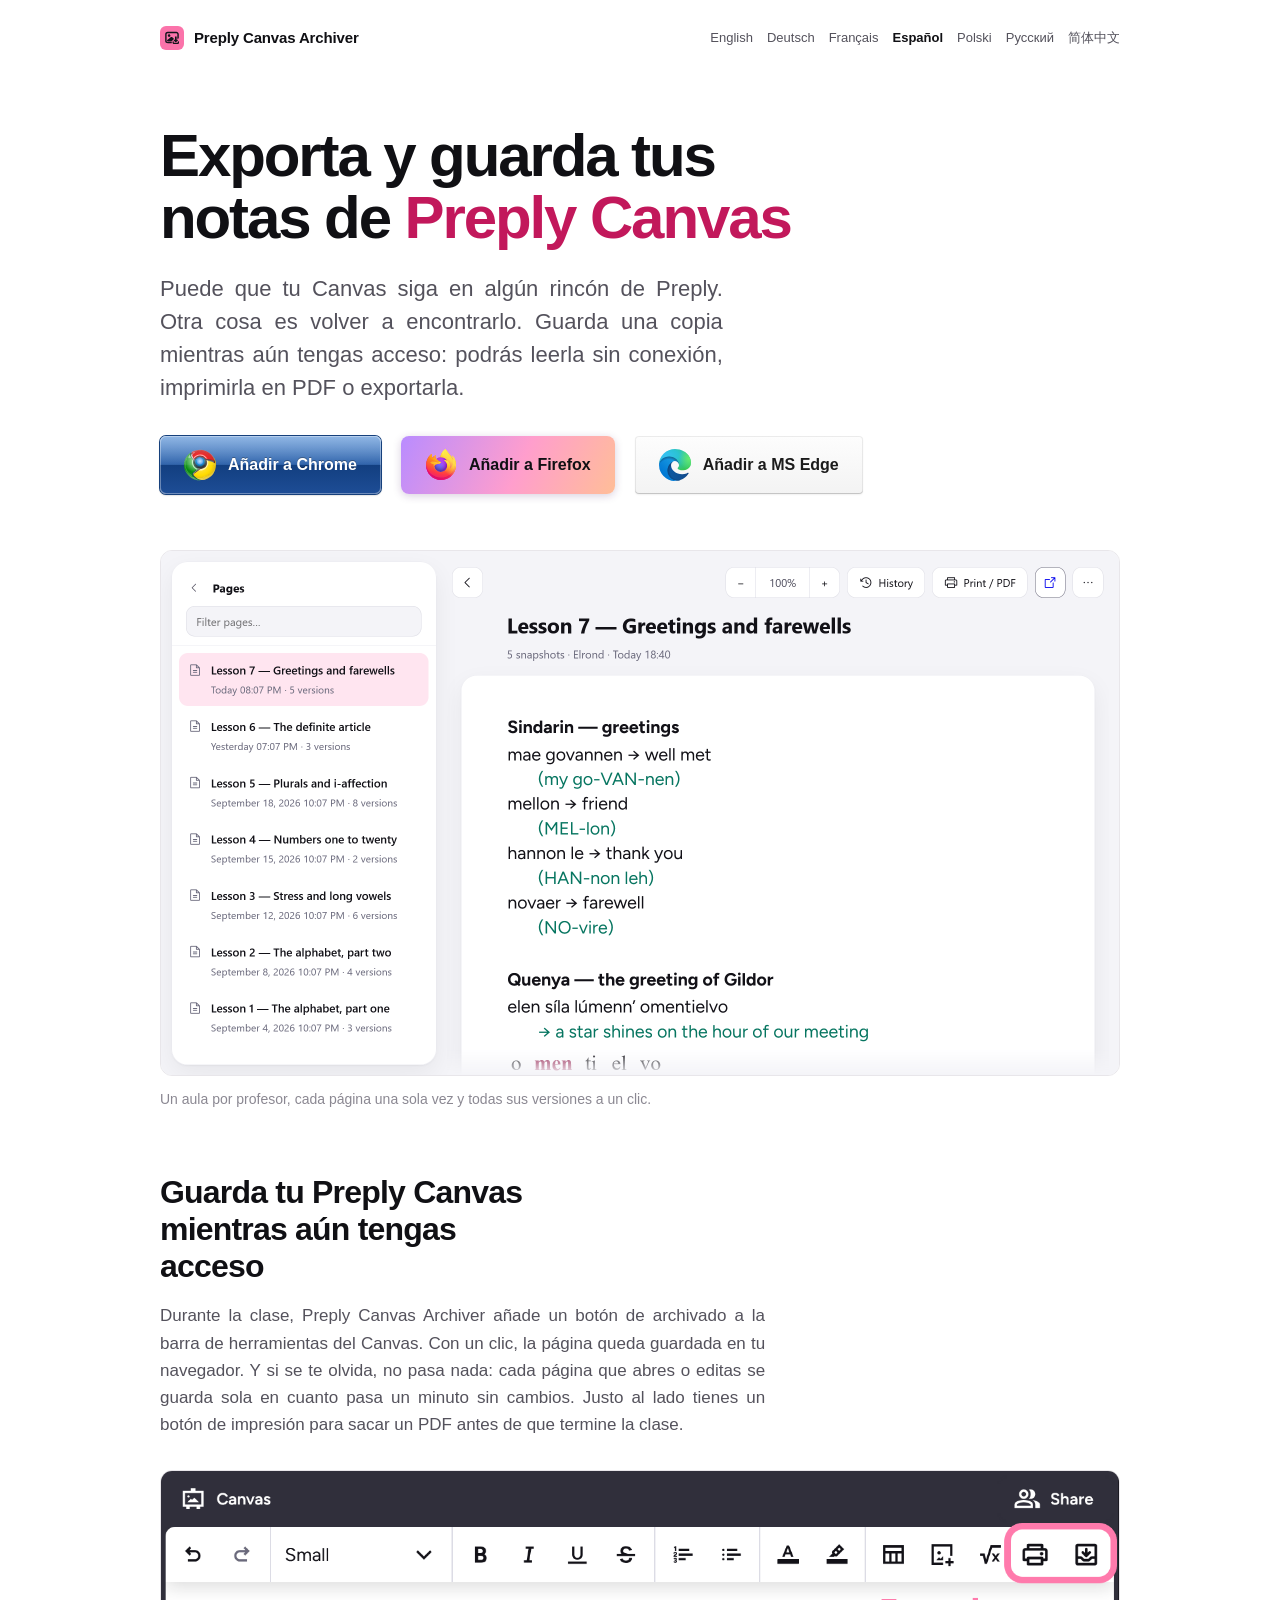
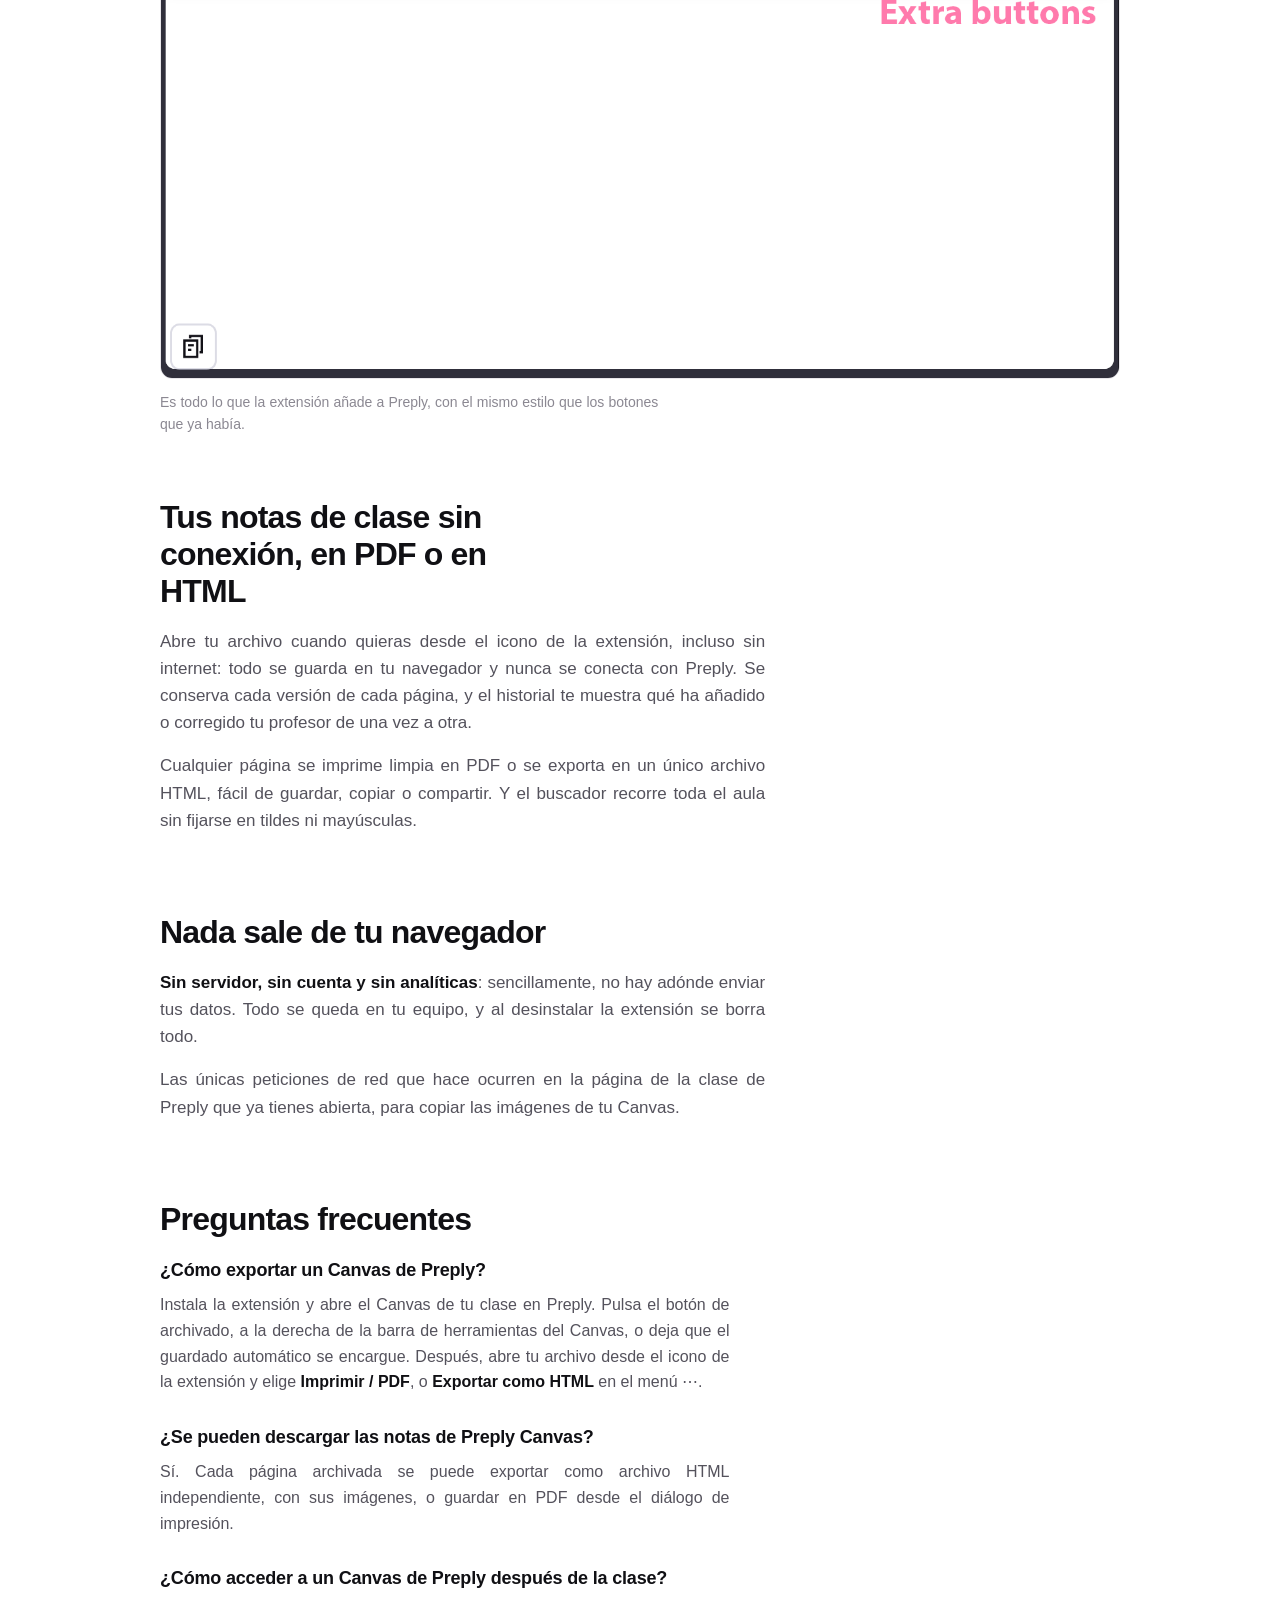
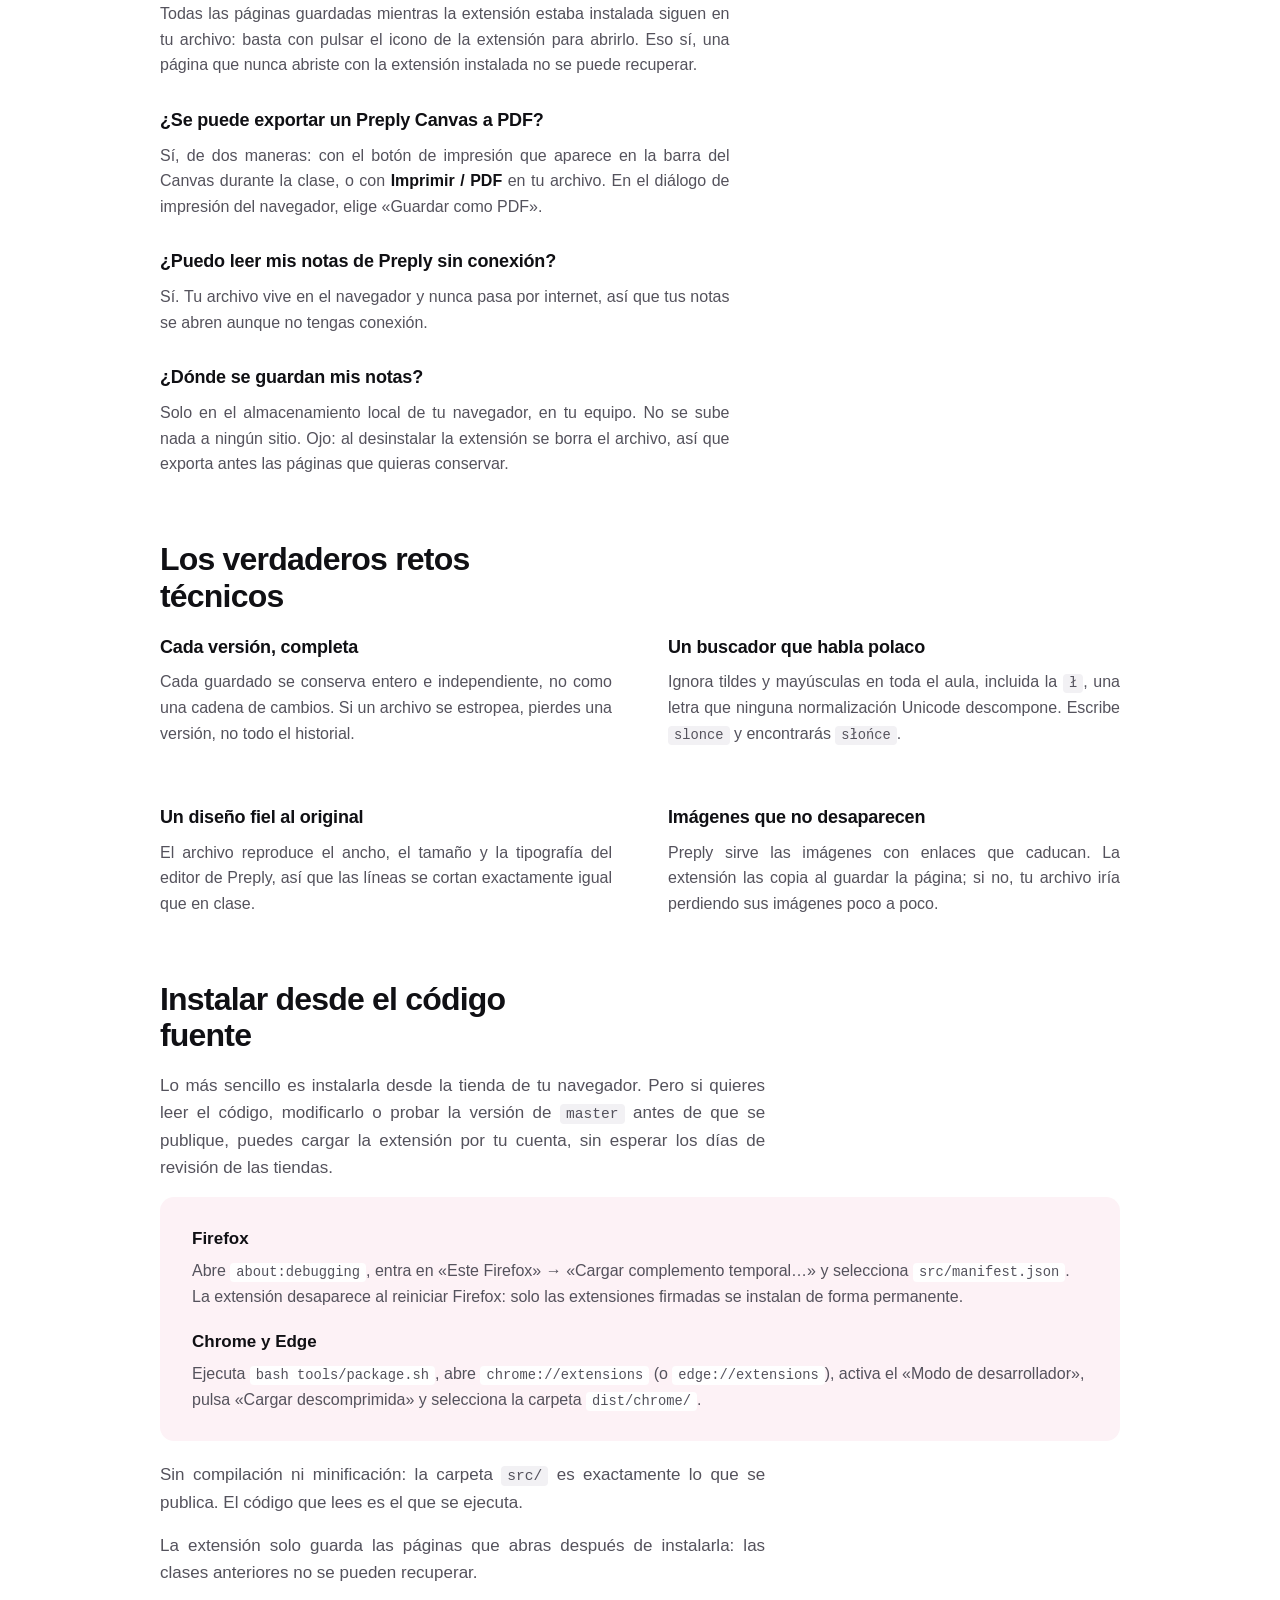
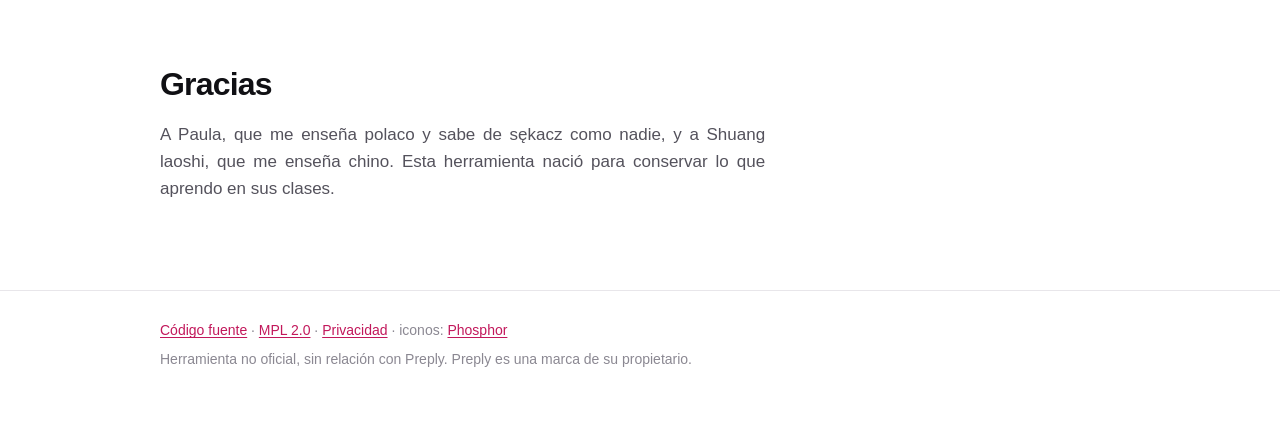
<file: docs/es/index.html>
<!doctype html>
<!-- This Source Code Form is subject to the terms of the Mozilla Public
     License, v. 2.0. If a copy of the MPL was not distributed with this
     file, You can obtain one at https://mozilla.org/MPL/2.0/.

     Generated by tools/build-pages.sh from tools/pages/. Do not edit. -->
<html lang="es">
<head>
<meta charset="utf-8">
<meta name="viewport" content="width=device-width, initial-scale=1">
<title>Exportar y guardar tu Preply Canvas — Preply Canvas Archiver</title>
<meta name="description" content="Guarda las notas de tus clases de Preply Canvas mientras aún tengas acceso. Léelas sin conexión, en PDF o en HTML. Extensión gratuita.">
<link rel="canonical" href="https://mars073.github.io/Preply-canvas-archiver/es/">
<link rel="alternate" hreflang="en" href="https://mars073.github.io/Preply-canvas-archiver/">
<link rel="alternate" hreflang="de" href="https://mars073.github.io/Preply-canvas-archiver/de/">
<link rel="alternate" hreflang="fr" href="https://mars073.github.io/Preply-canvas-archiver/fr/">
<link rel="alternate" hreflang="es" href="https://mars073.github.io/Preply-canvas-archiver/es/">
<link rel="alternate" hreflang="pl" href="https://mars073.github.io/Preply-canvas-archiver/pl/">
<link rel="alternate" hreflang="ru" href="https://mars073.github.io/Preply-canvas-archiver/ru/">
<link rel="alternate" hreflang="zh-Hans" href="https://mars073.github.io/Preply-canvas-archiver/zh/">
<link rel="alternate" hreflang="x-default" href="https://mars073.github.io/Preply-canvas-archiver/">
<link rel="icon" type="image/svg+xml" href="../logo.svg">
<meta property="og:type" content="website">
<meta property="og:site_name" content="Preply Canvas Archiver">
<meta property="og:locale" content="es_ES">
<meta property="og:locale:alternate" content="en_US">
<meta property="og:locale:alternate" content="de_DE">
<meta property="og:locale:alternate" content="fr_FR">
<meta property="og:locale:alternate" content="pl_PL">
<meta property="og:locale:alternate" content="ru_RU">
<meta property="og:locale:alternate" content="zh_CN">
<meta property="og:title" content="Exporta y guarda tus notas de Preply Canvas">
<meta property="og:description" content="Guarda una copia de tu Preply Canvas mientras aún tengas acceso: para leerla sin conexión, imprimirla en PDF o exportarla.">
<meta property="og:url" content="https://mars073.github.io/Preply-canvas-archiver/es/">
<meta property="og:image" content="https://mars073.github.io/Preply-canvas-archiver/og-image.png">
<meta property="og:image:width" content="1200">
<meta property="og:image:height" content="630">
<meta property="og:image:alt" content="El archivo de un aula de Preply y una página del Canvas guardada.">
<meta name="twitter:card" content="summary_large_image">
<script type="application/ld+json">
{
  "@context": "https://schema.org",
  "@graph": [
    {
      "@type": "SoftwareApplication",
      "name": "Preply Canvas Archiver",
      "applicationCategory": "BrowserApplication",
      "operatingSystem": "Firefox, Chrome, Edge",
      "description": "Extensión de navegador que guarda en tu equipo las páginas del Canvas de tus clases de Preply para leerlas sin conexión, imprimirlas en PDF o exportarlas en HTML, con todas sus versiones.",
      "url": "https://mars073.github.io/Preply-canvas-archiver/es/",
      "codeRepository": "https://github.com/Mars073/Preply-canvas-archiver",
      "license": "https://www.mozilla.org/MPL/2.0/",
      "isAccessibleForFree": true,
      "offers": {
        "@type": "Offer",
        "price": "0",
        "priceCurrency": "EUR"
      },
      "inLanguage": [
        "en",
        "de",
        "fr",
        "es",
        "pl",
        "ru",
        "zh-Hans"
      ]
    },
    {
      "@type": "FAQPage",
      "inLanguage": "es",
      "mainEntity": [
        {
          "@type": "Question",
          "name": "¿Cómo exportar un Canvas de Preply?",
          "acceptedAnswer": {
            "@type": "Answer",
            "text": "Instala la extensión y abre el Canvas de tu clase en Preply. Pulsa el botón de archivado, a la derecha de la barra de herramientas del Canvas, o deja que el guardado automático se encargue. Después, abre tu archivo desde el icono de la extensión y elige Imprimir / PDF, o Exportar como HTML en el menú ⋯."
          }
        },
        {
          "@type": "Question",
          "name": "¿Se pueden descargar las notas de Preply Canvas?",
          "acceptedAnswer": {
            "@type": "Answer",
            "text": "Sí. Cada página archivada se puede exportar como archivo HTML independiente, con sus imágenes, o guardar en PDF desde el diálogo de impresión."
          }
        },
        {
          "@type": "Question",
          "name": "¿Cómo acceder a un Canvas de Preply después de la clase?",
          "acceptedAnswer": {
            "@type": "Answer",
            "text": "Todas las páginas guardadas mientras la extensión estaba instalada siguen en tu archivo: basta con pulsar el icono de la extensión para abrirlo. Eso sí, una página que nunca abriste con la extensión instalada no se puede recuperar."
          }
        },
        {
          "@type": "Question",
          "name": "¿Se puede exportar un Preply Canvas a PDF?",
          "acceptedAnswer": {
            "@type": "Answer",
            "text": "Sí, de dos maneras: con el botón de impresión que aparece en la barra del Canvas durante la clase, o con Imprimir / PDF en tu archivo. En el diálogo de impresión del navegador, elige «Guardar como PDF»."
          }
        },
        {
          "@type": "Question",
          "name": "¿Puedo leer mis notas de Preply sin conexión?",
          "acceptedAnswer": {
            "@type": "Answer",
            "text": "Sí. Tu archivo vive en el navegador y nunca pasa por internet, así que tus notas se abren aunque no tengas conexión."
          }
        },
        {
          "@type": "Question",
          "name": "¿Dónde se guardan mis notas?",
          "acceptedAnswer": {
            "@type": "Answer",
            "text": "Solo en el almacenamiento local de tu navegador, en tu equipo. No se sube nada a ningún sitio. Ojo: al desinstalar la extensión se borra el archivo, así que exporta antes las páginas que quieras conservar."
          }
        }
      ]
    }
  ]
}
</script>
<style>
:root{
  --bg:#fff; --ink:#101014; --ink-2:#54525c; --ink-3:#8b8892;
  --rule:#e8e6ea; --accent:#c2185b; --tint:#fdf2f6;
  --ease-out:cubic-bezier(.22,.61,.36,1);
  --w:64rem;
}
*{box-sizing:border-box}
body{
  margin:0;background:var(--bg);color:var(--ink);
  font:17px/1.6 -apple-system,BlinkMacSystemFont,"Segoe UI",Roboto,Helvetica,Arial,sans-serif;
  -webkit-font-smoothing:antialiased;
}
.w{max-width:var(--w);margin:0 auto;padding:0 32px}
a{color:var(--accent);text-underline-offset:2px}
:focus-visible{outline:2px solid var(--accent);outline-offset:3px;border-radius:4px}
.skip{position:absolute;left:32px;top:20px;transform:translateY(-250%);
  background:var(--ink);color:#fff;padding:10px 16px;text-decoration:none;z-index:9}
.skip:focus{transform:none}
.top{display:flex;flex-wrap:wrap;align-items:center;gap:10px;padding:26px 0}
.top img{width:24px;height:24px;border-radius:6px}
.top b{font-size:15px;font-weight:650;letter-spacing:-.01em}
.top nav{margin-left:auto;display:flex;flex-wrap:wrap;gap:4px 14px;font-size:13px}
.top nav a{color:var(--ink-2);text-decoration:none;padding:2px 0}
.top nav a:hover{color:var(--accent);text-decoration:underline}
.top nav a[aria-current]{color:var(--ink);font-weight:650}
h1{font-size:clamp(34px,5.6vw,60px);line-height:1.04;letter-spacing:-.035em;
  font-weight:680;margin:48px 0 0;max-width:20ch}
h1 em{font-style:normal;color:var(--accent)}
.sub{font-size:clamp(18px,2.1vw,22px);line-height:1.5;color:var(--ink-2);
  max-width:46ch;margin:22px 0 0}
.actions{display:flex;gap:20px;align-items:center;flex-wrap:wrap;margin:32px 0 0}
.actions > a{display:inline-flex;align-items:center;gap:12px;
  background:var(--ink);color:#fff;
  padding:13px 24px;border-radius:8px;text-decoration:none;font-weight:600;font-size:16px}
.actions > a:hover{background:var(--accent)}
.actions > a.glossy{position:relative;overflow:hidden;
  border-radius:6px;
  background:linear-gradient(#5590d6,#255ba6 49%,#123f80 50%,#1e4d96);
  box-shadow:inset 0 0 0 1px rgba(255,255,255,.35),
             0 0 0 1px #16407c,
             0 1px 2px rgba(0,0,0,.35);
  text-shadow:0 -1px 0 rgba(0,0,0,.35)}
.actions > a.glossy::after{content:"";position:absolute;
  left:0;right:0;top:0;height:50%;pointer-events:none;
  background:linear-gradient(rgba(255,255,255,.35),rgba(255,255,255,.05))}
.actions > a.glossy:hover{
  background:linear-gradient(#6ba2e2,#2e69b8 49%,#174a90 50%,#2557a6)}
.actions > a.glossy:active{
  background:linear-gradient(#123f80,#255ba6 50%,#3f7cc0);
  box-shadow:inset 0 2px 3px rgba(0,0,0,.35), 0 0 0 1px #16407c}
.actions > a.glossy:active::after{opacity:.35}
.actions > a.edge{border-radius:4px;color:#1b1b1b;
  background:linear-gradient(#fdfdfd,#f3f3f3);
  box-shadow:inset 0 0 0 1px rgba(0,0,0,.07),
             inset 0 -1px 0 rgba(0,0,0,.13),
             0 1px 2px rgba(0,0,0,.06)}
.actions > a.edge:hover{background:linear-gradient(#f6f6f6,#ededed)}
.actions > a.edge:active{background:#eaeaea;
  box-shadow:inset 0 0 0 1px rgba(0,0,0,.09)}
.actions img{display:block;flex:0 0 auto;width:32px;height:32px}
.actions > a.alpenglow{color:var(--ink);overflow:hidden;
  background:linear-gradient(115deg,#b98cff,#ff9ecd 25%,#ffc58c 50%,#ff9ecd 75%,#b98cff);
  background-size:220% 220%;background-position:0% 0%;
  box-shadow:0 2px 8px rgba(64,20,90,.2);
  transition:background-position .6s var(--ease-out), box-shadow .3s var(--ease-out)}
.actions > a.alpenglow .face{display:inline-flex;align-items:center;gap:12px;
  transition:transform .3s var(--ease-out)}
.actions > a.alpenglow:hover{background-position:100% 100%;
  box-shadow:0 5px 14px rgba(64,20,90,.26)}
.actions > a.alpenglow:hover .face{transform:scale(1.06)}
.actions > a.alpenglow:active{box-shadow:0 1px 3px rgba(64,20,90,.22)}
.actions > a.alpenglow:active .face{transform:scale(1.02)}
@media (prefers-reduced-motion: reduce){
  .actions > a.alpenglow,.actions > a.alpenglow .face{transition:none}
  .actions > a.alpenglow:hover .face,
  .actions > a.alpenglow:active .face{transform:none}
}
.shot{margin:56px 0 0;border:1px solid var(--rule);border-radius:12px;
  overflow:hidden;background:var(--bg)}
.shot img{width:100%;height:auto;display:block}
.cap{margin:12px 0 0;font-size:14px;color:var(--ink-3)}
section{padding:64px 0 0}
h2{font-size:clamp(24px,3vw,32px);line-height:1.15;letter-spacing:-.025em;
  font-weight:660;margin:0 0 18px;max-width:22ch}
p{margin:0 0 16px;max-width:64ch;color:var(--ink-2);
  text-align:justify;hyphens:auto}
p strong{color:var(--ink);font-weight:600}
:lang(zh) p{text-align:start}
.pair{display:grid;gap:36px;grid-template-columns:1fr}
@media (min-width:800px){.pair{grid-template-columns:1fr 1fr;gap:56px}}
.pair h3{font-size:18px;font-weight:650;margin:0 0 8px;letter-spacing:-.01em}
.pair p{margin:0;font-size:16px}
.faq h3{font-size:18px;font-weight:650;margin:28px 0 8px;letter-spacing:-.01em;max-width:64ch}
.faq h3:first-child{margin-top:0}
.faq p{margin:0;font-size:16px}
.steps{background:var(--tint);border-radius:14px;padding:28px 32px;margin-top:8px}
.steps dt{font-weight:650;margin-top:18px}
.steps dt:first-of-type{margin-top:0}
.steps dd{margin:6px 0 0;color:var(--ink-2);font-size:16px}
code{font-family:ui-monospace,SFMono-Regular,Menlo,Consolas,monospace;
  font-size:.86em;background:#f2f1f4;padding:2px 6px;border-radius:4px}
.steps code{background:#fff}
footer{margin-top:88px;border-top:1px solid var(--rule);padding:28px 0 64px}
footer p{font-size:14px;color:var(--ink-3);margin:0 0 6px;max-width:none}
</style>
</head>
<body>

<a class="skip" href="#content">Ir al contenido</a>

<div class="w">
  <header class="top">
    <img src="../logo.svg" alt="">
    <b>Preply Canvas Archiver</b>
    <nav aria-label="Idioma">
      <a href="../" hreflang="en" lang="en">English</a>
      <a href="../de/" hreflang="de" lang="de">Deutsch</a>
      <a href="../fr/" hreflang="fr" lang="fr">Français</a>
      <a href="../es/" hreflang="es" lang="es" aria-current="page">Español</a>
      <a href="../pl/" hreflang="pl" lang="pl">Polski</a>
      <a href="../ru/" hreflang="ru" lang="ru">Русский</a>
      <a href="../zh/" hreflang="zh-Hans" lang="zh-Hans">简体中文</a>
    </nav>
  </header>
</div>

<main id="content">
  <div class="w">

    <h1>Exporta y guarda tus notas de <em>Preply Canvas</em></h1>
    <p class="sub">Puede que tu Canvas siga en algún rincón de Preply. Otra cosa es volver a encontrarlo. Guarda una copia mientras aún tengas acceso: podrás leerla sin conexión, imprimirla en PDF o exportarla.</p>
    <div class="actions">
      <a class="glossy" href="https://chromewebstore.google.com/detail/preply-canvas-archiver/clhcjjambcaodbnaenpimnbedlhohmdj">
        <img src="../icons/chrome.svg" width="32" height="32" alt="" aria-hidden="true">
        Añadir a Chrome
      </a>
      <a class="alpenglow" href="https://addons.mozilla.org/firefox/addon/preply-canvas-archiver/">
        <span class="face">
          <img src="../icons/firefox.svg" width="32" height="32" alt="" aria-hidden="true">
          Añadir a Firefox
        </span>
      </a>
      <a class="edge" href="https://microsoftedge.microsoft.com/addons/detail/preply-canvas-archiver/ocbalfmganjedonhaekgbpkiljhiongf">
        <img src="../icons/edge.svg" width="32" height="32" alt="" aria-hidden="true">
        Añadir a MS Edge
      </a>
    </div>

    <div class="shot">
      <img src="../screenshots/archive-viewer.png" width="1916" height="1048" decoding="async"
           alt="El archivo: a la izquierda, las páginas de un aula; a la derecha, la página guardada, con el zoom, el historial y la impresión.">
    </div>
    <p class="cap">Un aula por profesor, cada página una sola vez y todas sus versiones a un clic.</p>

    <section>
      <h2>Guarda tu Preply Canvas mientras aún tengas acceso</h2>
      <p>Durante la clase, Preply Canvas Archiver añade un botón de archivado a la barra de herramientas del Canvas. Con un clic, la página queda guardada en tu navegador. Y si se te olvida, no pasa nada: cada página que abres o editas se guarda sola en cuanto pasa un minuto sin cambios. Justo al lado tienes un botón de impresión para sacar un PDF antes de que termine la clase.</p>
      <div class="shot" style="margin-top:32px">
        <img src="../screenshots/toolbar-button.png" width="1461" height="772" loading="lazy" decoding="async"
             alt="La barra de herramientas del Canvas de Preply con dos botones nuevos a la derecha (imprimir y archivar), rodeados en rosa con el rótulo «Extra buttons».">
      </div>
      <p class="cap">Es todo lo que la extensión añade a Preply, con el mismo estilo que los botones que ya había.</p>
    </section>

    <section>
      <h2>Tus notas de clase sin conexión, en PDF o en HTML</h2>
      <p>Abre tu archivo cuando quieras desde el icono de la extensión, incluso sin internet: todo se guarda en tu navegador y nunca se conecta con Preply. Se conserva cada versión de cada página, y el historial te muestra qué ha añadido o corregido tu profesor de una vez a otra.</p>
      <p>Cualquier página se imprime limpia en PDF o se exporta en un único archivo HTML, fácil de guardar, copiar o compartir. Y el buscador recorre toda el aula sin fijarse en tildes ni mayúsculas.</p>
    </section>

    <section>
      <h2>Nada sale de tu navegador</h2>
      <p><strong>Sin servidor, sin cuenta y sin analíticas</strong>: sencillamente, no hay adónde enviar tus datos. Todo se queda en tu equipo, y al desinstalar la extensión se borra todo.</p>
      <p>Las únicas peticiones de red que hace ocurren en la página de la clase de Preply que ya tienes abierta, para copiar las imágenes de tu Canvas.</p>
    </section>

    <section id="faq">
      <h2>Preguntas frecuentes</h2>
      <div class="faq">
        <h3>¿Cómo exportar un Canvas de Preply?</h3>
        <p>Instala la extensión y abre el Canvas de tu clase en Preply. Pulsa el botón de archivado, a la derecha de la barra de herramientas del Canvas, o deja que el guardado automático se encargue. Después, abre tu archivo desde el icono de la extensión y elige <strong>Imprimir / PDF</strong>, o <strong>Exportar como HTML</strong> en el menú ⋯.</p>
        <h3>¿Se pueden descargar las notas de Preply Canvas?</h3>
        <p>Sí. Cada página archivada se puede exportar como archivo HTML independiente, con sus imágenes, o guardar en PDF desde el diálogo de impresión.</p>
        <h3>¿Cómo acceder a un Canvas de Preply después de la clase?</h3>
        <p>Todas las páginas guardadas mientras la extensión estaba instalada siguen en tu archivo: basta con pulsar el icono de la extensión para abrirlo. Eso sí, una página que nunca abriste con la extensión instalada no se puede recuperar.</p>
        <h3>¿Se puede exportar un Preply Canvas a PDF?</h3>
        <p>Sí, de dos maneras: con el botón de impresión que aparece en la barra del Canvas durante la clase, o con <strong>Imprimir / PDF</strong> en tu archivo. En el diálogo de impresión del navegador, elige «Guardar como PDF».</p>
        <h3>¿Puedo leer mis notas de Preply sin conexión?</h3>
        <p>Sí. Tu archivo vive en el navegador y nunca pasa por internet, así que tus notas se abren aunque no tengas conexión.</p>
        <h3>¿Dónde se guardan mis notas?</h3>
        <p>Solo en el almacenamiento local de tu navegador, en tu equipo. No se sube nada a ningún sitio. Ojo: al desinstalar la extensión se borra el archivo, así que exporta antes las páginas que quieras conservar.</p>
      </div>
    </section>

    <section>
      <h2>Los verdaderos retos técnicos</h2>
      <div class="pair">
        <div>
          <h3>Cada versión, completa</h3>
          <p>Cada guardado se conserva entero e independiente, no como una cadena de cambios. Si un archivo se estropea, pierdes una versión, no todo el historial.</p>
        </div>
        <div>
          <h3>Un buscador que habla polaco</h3>
          <p>Ignora tildes y mayúsculas en toda el aula, incluida la <code>ł</code>, una letra que ninguna normalización Unicode descompone. Escribe <code>slonce</code> y encontrarás <code>słońce</code>.</p>
        </div>
        <div>
          <h3>Un diseño fiel al original</h3>
          <p>El archivo reproduce el ancho, el tamaño y la tipografía del editor de Preply, así que las líneas se cortan exactamente igual que en clase.</p>
        </div>
        <div>
          <h3>Imágenes que no desaparecen</h3>
          <p>Preply sirve las imágenes con enlaces que caducan. La extensión las copia al guardar la página; si no, tu archivo iría perdiendo sus imágenes poco a poco.</p>
        </div>
      </div>
    </section>

    <section>
      <h2>Instalar desde el código fuente</h2>
      <p>Lo más sencillo es instalarla desde la tienda de tu navegador. Pero si quieres leer el código, modificarlo o probar la versión de <code>master</code> antes de que se publique, puedes cargar la extensión por tu cuenta, sin esperar los días de revisión de las tiendas.</p>
      <dl class="steps">
        <dt>Firefox</dt>
        <dd>Abre <code>about:debugging</code>, entra en «Este Firefox» → «Cargar complemento temporal…» y selecciona <code>src/manifest.json</code>. La extensión desaparece al reiniciar Firefox: solo las extensiones firmadas se instalan de forma permanente.</dd>
        <dt>Chrome y Edge</dt>
        <dd>Ejecuta <code>bash tools/package.sh</code>, abre <code>chrome://extensions</code> (o <code>edge://extensions</code>), activa el «Modo de desarrollador», pulsa «Cargar descomprimida» y selecciona la carpeta <code>dist/chrome/</code>.</dd>
      </dl>
      <p style="margin-top:20px">Sin compilación ni minificación: la carpeta <code>src/</code> es exactamente lo que se publica. El código que lees es el que se ejecuta.</p>
      <p>La extensión solo guarda las páginas que abras después de instalarla: las clases anteriores no se pueden recuperar.</p>
    </section>

    <section>
      <h2>Gracias</h2>
      <p>A Paula, que me enseña polaco y sabe de sękacz como nadie, y a Shuang laoshi, que me enseña chino. Esta herramienta nació para conservar lo que aprendo en sus clases.</p>
    </section>

  </div>
</main>

<footer>
  <div class="w">
    <p><a href="https://github.com/Mars073/Preply-canvas-archiver">Código fuente</a> ·
       <a href="https://github.com/Mars073/Preply-canvas-archiver/blob/master/LICENSE">MPL&nbsp;2.0</a> ·
       <a href="https://github.com/Mars073/Preply-canvas-archiver/blob/master/PRIVACY.md">Privacidad</a> ·
       iconos: <a href="https://phosphoricons.com">Phosphor</a></p>
    <p>Herramienta no oficial, sin relación con Preply. Preply es una marca de su propietario.</p>
  </div>
</footer>

</body>
</html>
</file>
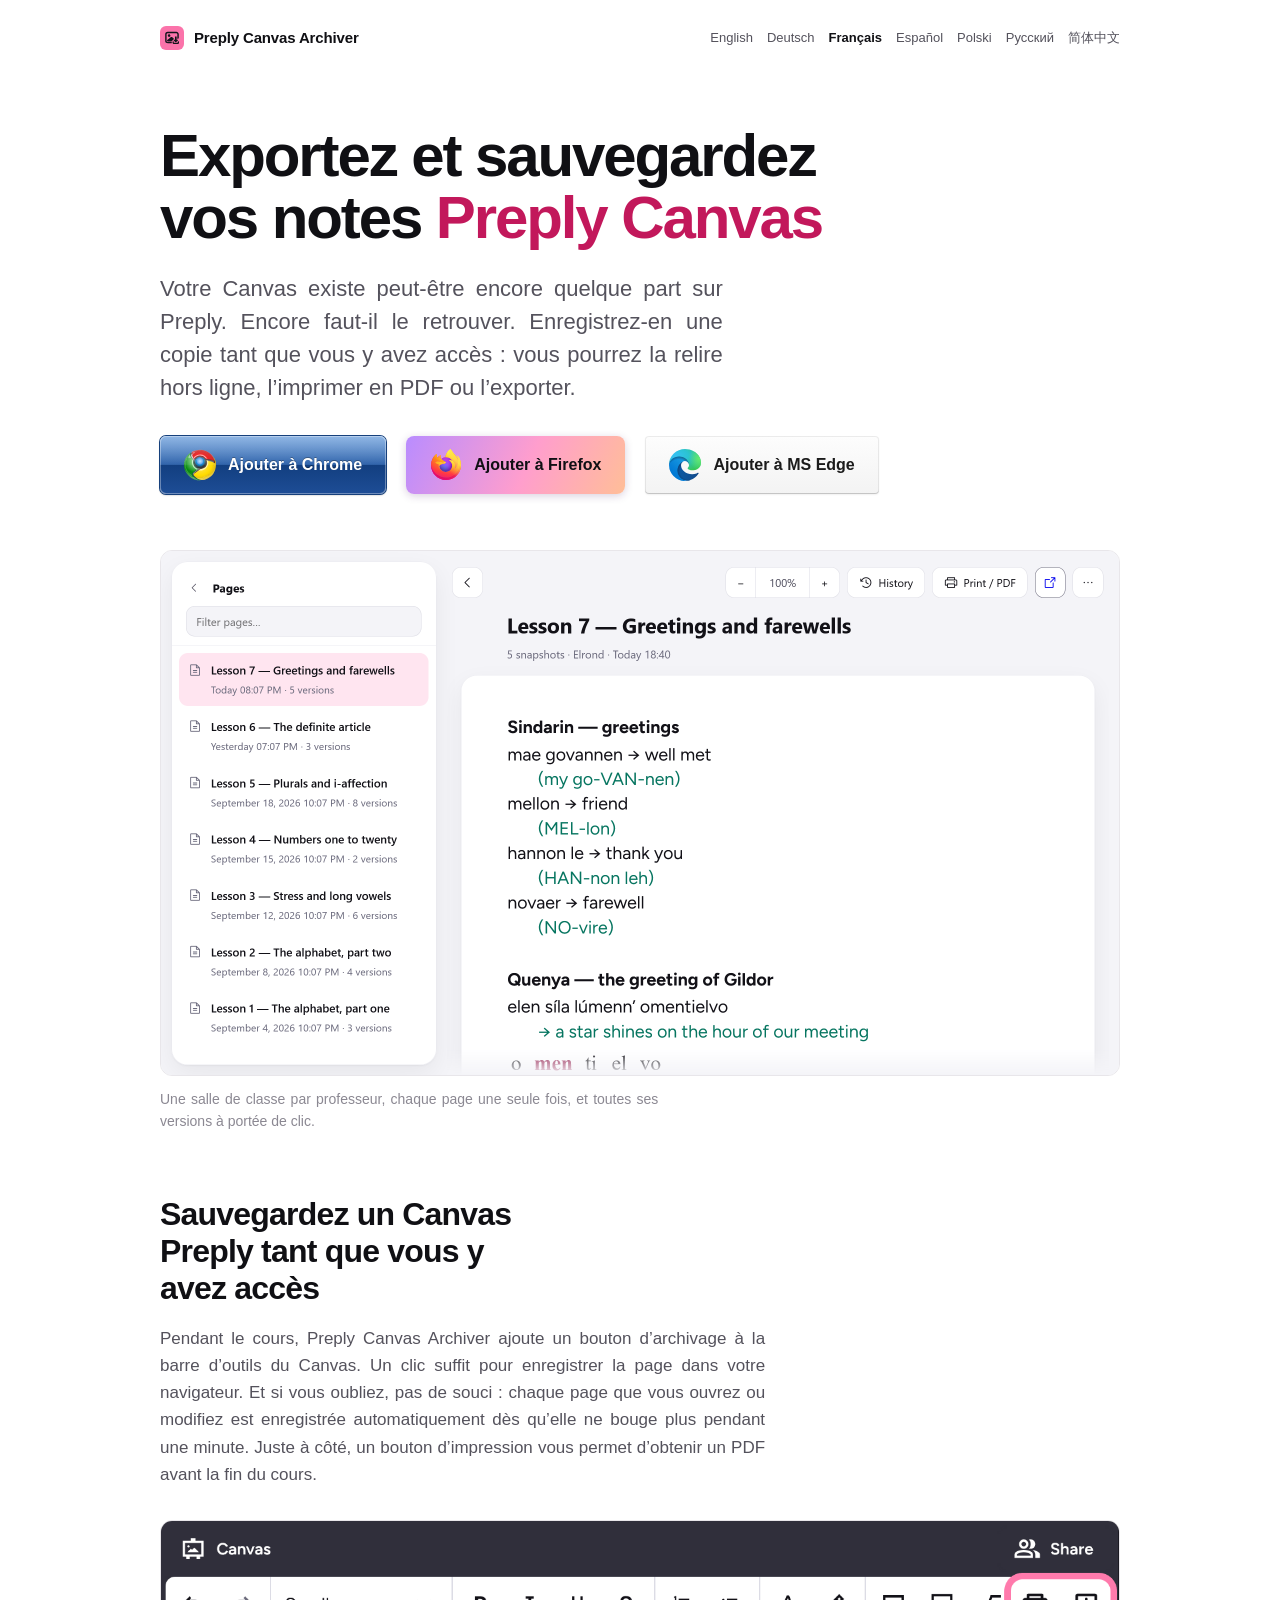
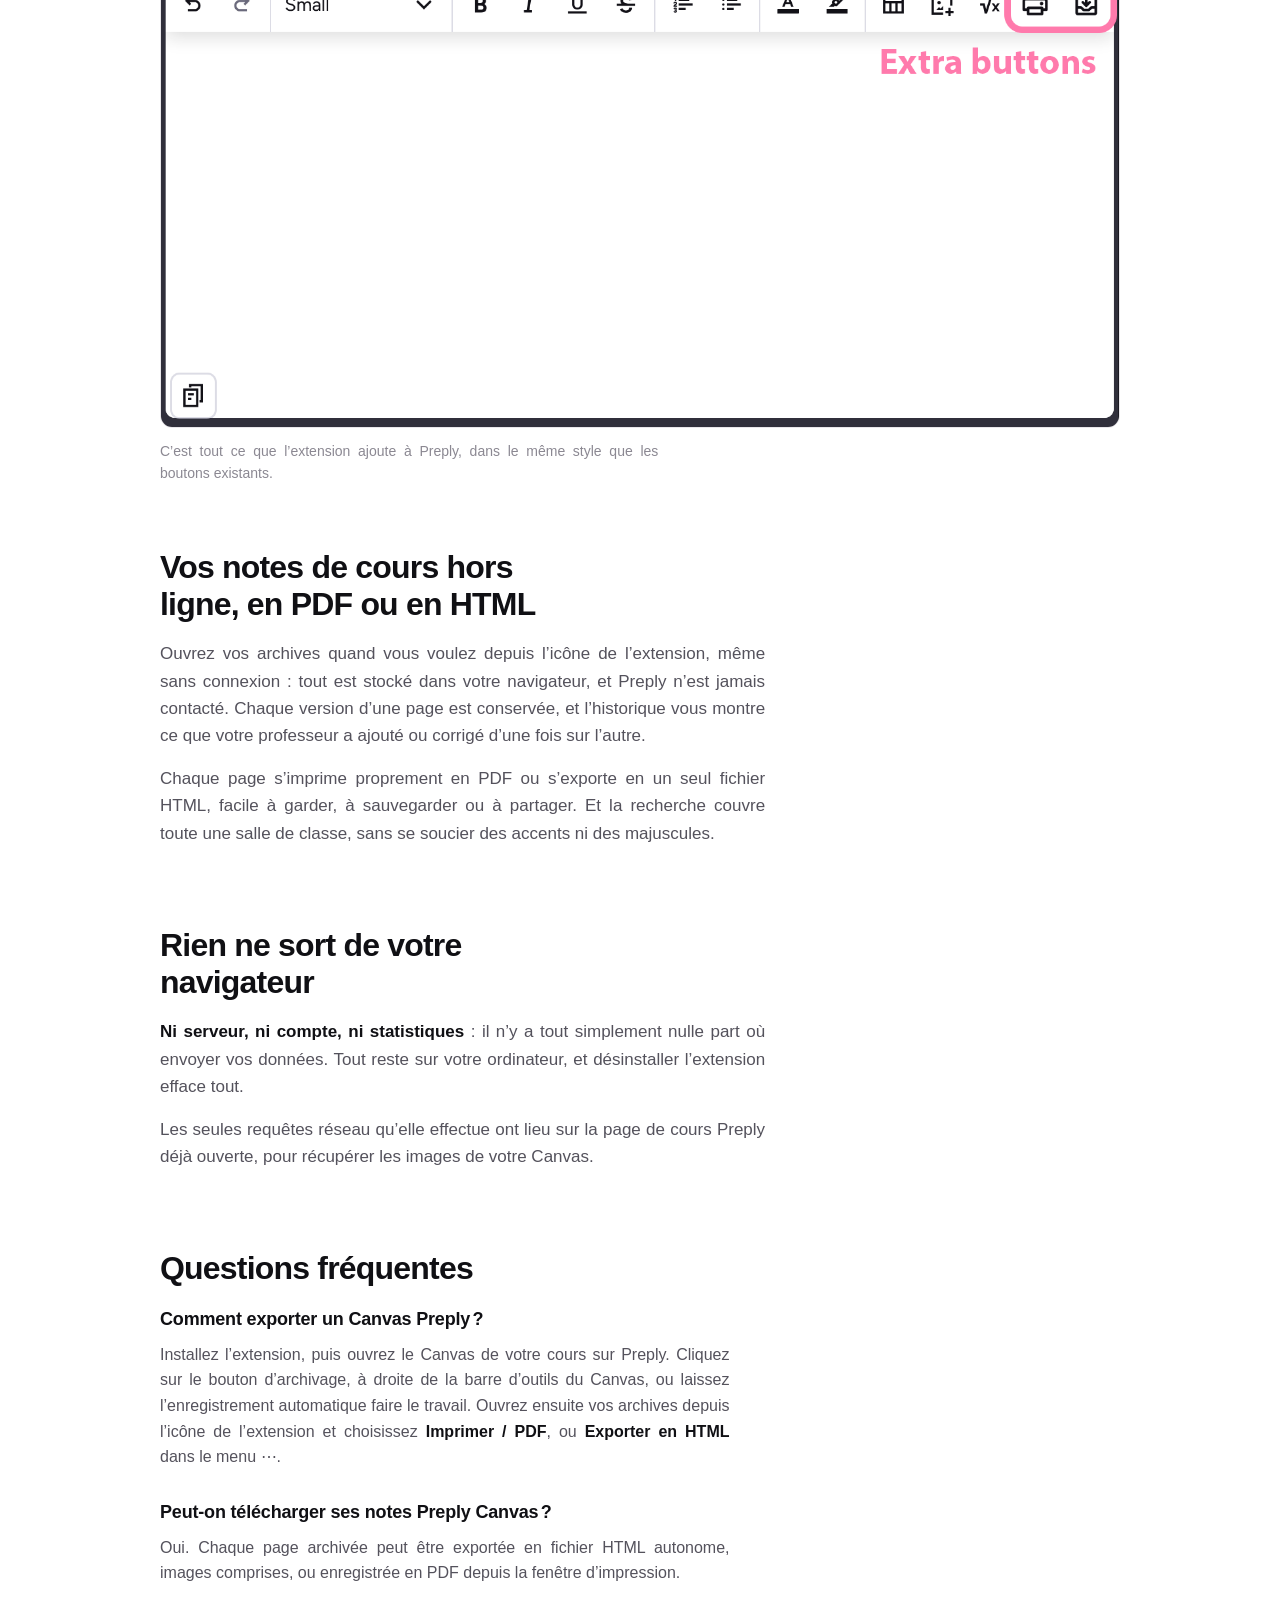
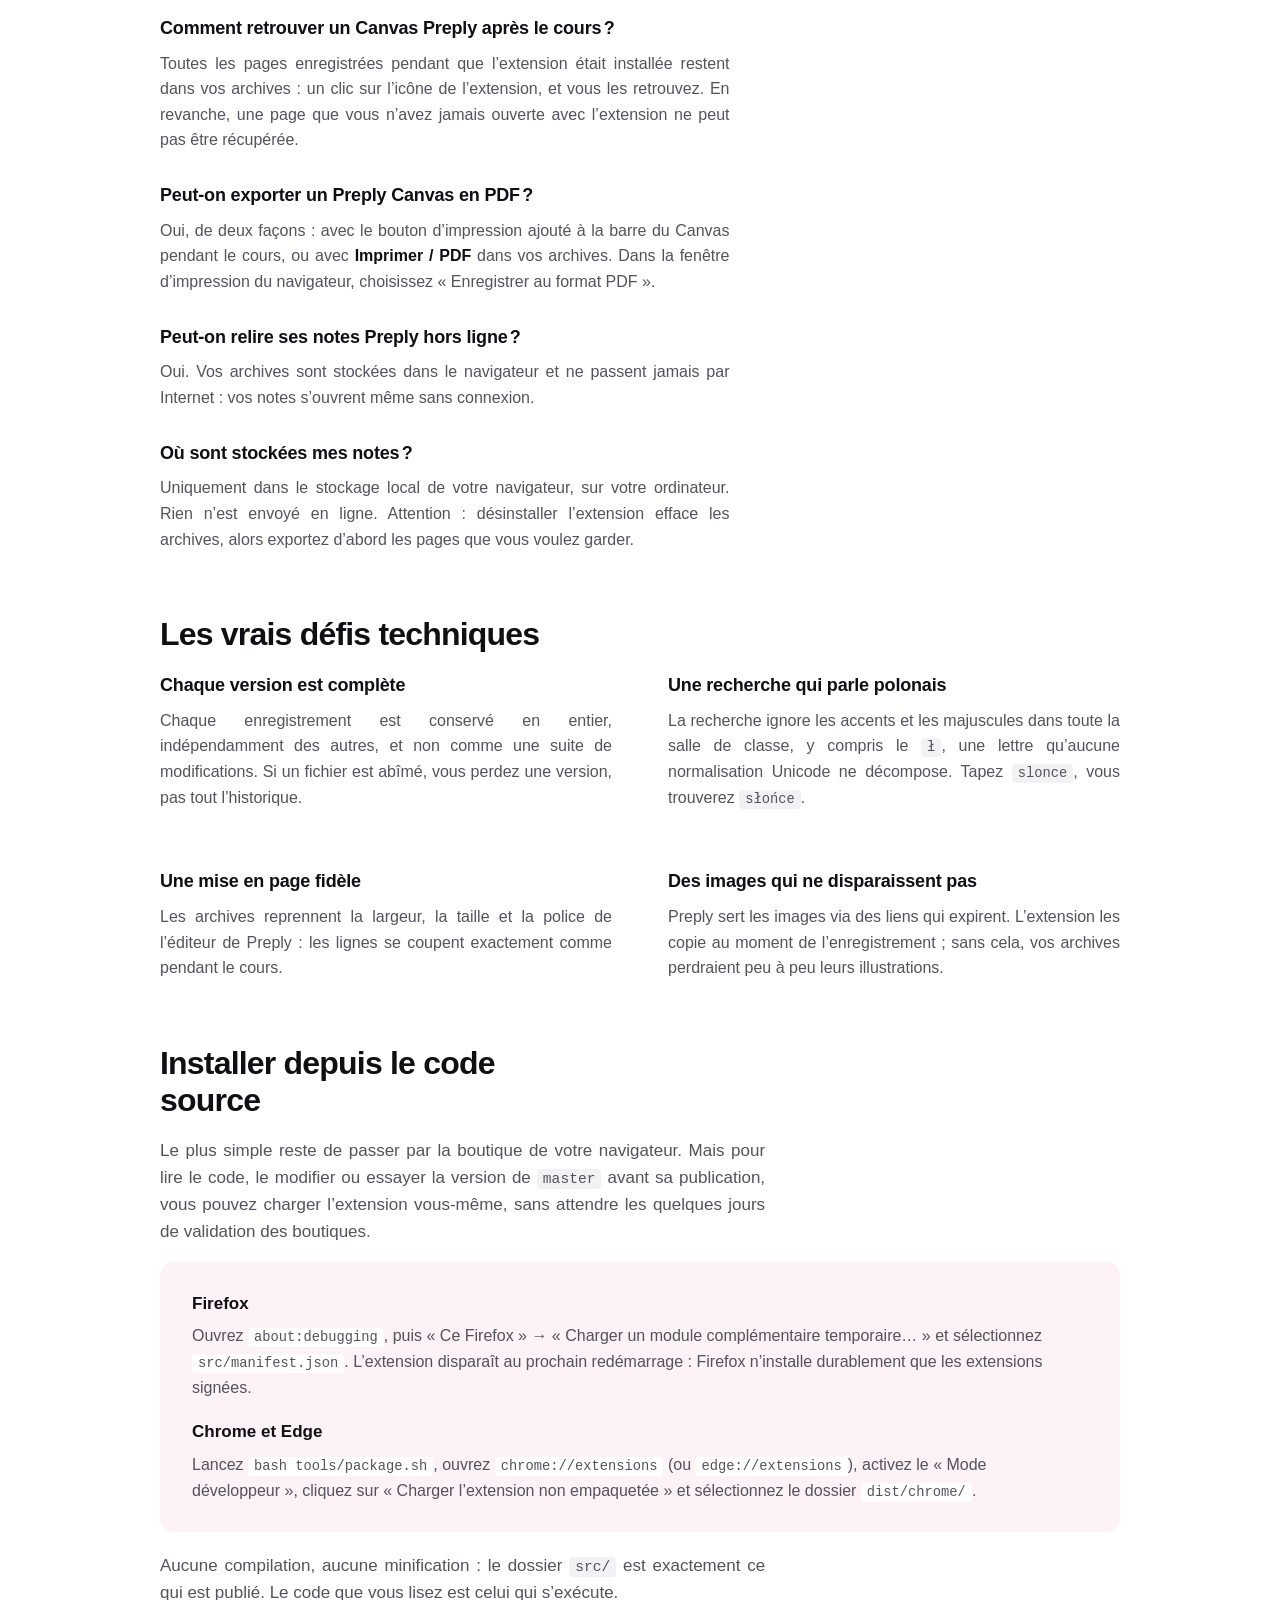
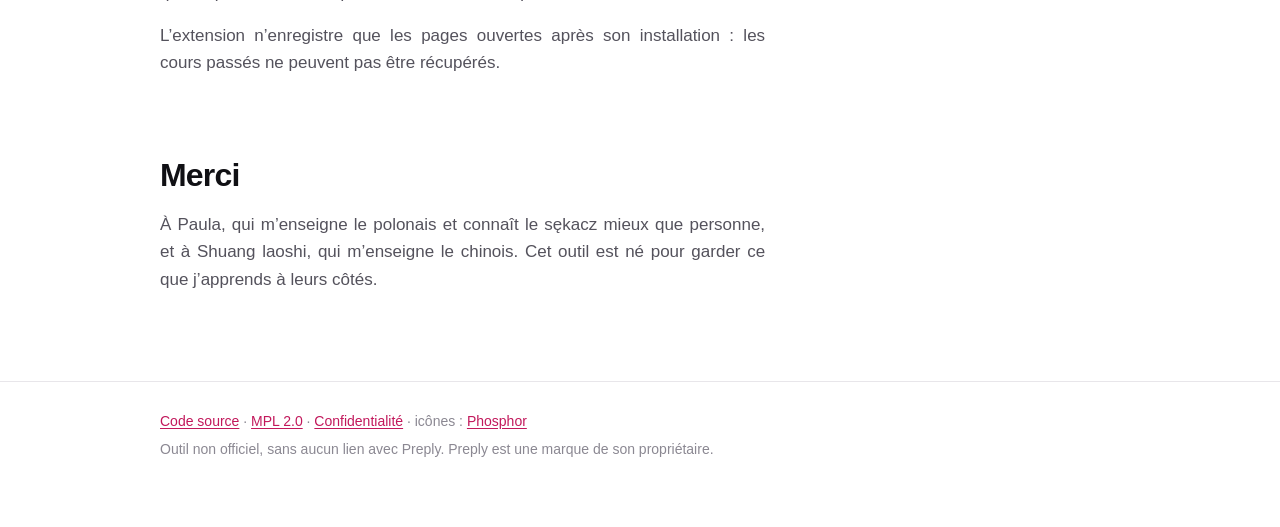
<file: docs/fr/index.html>
<!doctype html>
<!-- This Source Code Form is subject to the terms of the Mozilla Public
     License, v. 2.0. If a copy of the MPL was not distributed with this
     file, You can obtain one at https://mozilla.org/MPL/2.0/.

     Generated by tools/build-pages.sh from tools/pages/. Do not edit. -->
<html lang="fr">
<head>
<meta charset="utf-8">
<meta name="viewport" content="width=device-width, initial-scale=1">
<title>Exporter et sauvegarder un Preply Canvas — Preply Canvas Archiver</title>
<meta name="description" content="Sauvegardez vos notes de cours Preply Canvas tant que vous y avez encore accès. Relisez-les hors ligne, en PDF ou en HTML. Extension gratuite.">
<link rel="canonical" href="https://mars073.github.io/Preply-canvas-archiver/fr/">
<link rel="alternate" hreflang="en" href="https://mars073.github.io/Preply-canvas-archiver/">
<link rel="alternate" hreflang="de" href="https://mars073.github.io/Preply-canvas-archiver/de/">
<link rel="alternate" hreflang="fr" href="https://mars073.github.io/Preply-canvas-archiver/fr/">
<link rel="alternate" hreflang="es" href="https://mars073.github.io/Preply-canvas-archiver/es/">
<link rel="alternate" hreflang="pl" href="https://mars073.github.io/Preply-canvas-archiver/pl/">
<link rel="alternate" hreflang="ru" href="https://mars073.github.io/Preply-canvas-archiver/ru/">
<link rel="alternate" hreflang="zh-Hans" href="https://mars073.github.io/Preply-canvas-archiver/zh/">
<link rel="alternate" hreflang="x-default" href="https://mars073.github.io/Preply-canvas-archiver/">
<link rel="icon" type="image/svg+xml" href="../logo.svg">
<meta property="og:type" content="website">
<meta property="og:site_name" content="Preply Canvas Archiver">
<meta property="og:locale" content="fr_FR">
<meta property="og:locale:alternate" content="en_US">
<meta property="og:locale:alternate" content="de_DE">
<meta property="og:locale:alternate" content="es_ES">
<meta property="og:locale:alternate" content="pl_PL">
<meta property="og:locale:alternate" content="ru_RU">
<meta property="og:locale:alternate" content="zh_CN">
<meta property="og:title" content="Exportez et sauvegardez vos notes Preply Canvas">
<meta property="og:description" content="Gardez une copie de votre Preply Canvas tant que vous y avez accès&nbsp;: à relire hors ligne, à imprimer en PDF ou à exporter.">
<meta property="og:url" content="https://mars073.github.io/Preply-canvas-archiver/fr/">
<meta property="og:image" content="https://mars073.github.io/Preply-canvas-archiver/og-image.png">
<meta property="og:image:width" content="1200">
<meta property="og:image:height" content="630">
<meta property="og:image:alt" content="Les archives d’une salle de classe Preply et une page de Canvas enregistrée.">
<meta name="twitter:card" content="summary_large_image">
<script type="application/ld+json">
{
  "@context": "https://schema.org",
  "@graph": [
    {
      "@type": "SoftwareApplication",
      "name": "Preply Canvas Archiver",
      "applicationCategory": "BrowserApplication",
      "operatingSystem": "Firefox, Chrome, Edge",
      "description": "Extension de navigateur qui enregistre les pages Canvas de vos cours Preply sur votre ordinateur, pour les relire hors ligne, les imprimer en PDF ou les exporter en HTML, avec toutes leurs versions.",
      "url": "https://mars073.github.io/Preply-canvas-archiver/fr/",
      "codeRepository": "https://github.com/Mars073/Preply-canvas-archiver",
      "license": "https://www.mozilla.org/MPL/2.0/",
      "isAccessibleForFree": true,
      "offers": {
        "@type": "Offer",
        "price": "0",
        "priceCurrency": "EUR"
      },
      "inLanguage": [
        "en",
        "de",
        "fr",
        "es",
        "pl",
        "ru",
        "zh-Hans"
      ]
    },
    {
      "@type": "FAQPage",
      "inLanguage": "fr",
      "mainEntity": [
        {
          "@type": "Question",
          "name": "Comment exporter un Canvas Preply ?",
          "acceptedAnswer": {
            "@type": "Answer",
            "text": "Installez l’extension, puis ouvrez le Canvas de votre cours sur Preply. Cliquez sur le bouton d’archivage, à droite de la barre d’outils du Canvas, ou laissez l’enregistrement automatique faire le travail. Ouvrez ensuite vos archives depuis l’icône de l’extension et choisissez Imprimer / PDF, ou Exporter en HTML dans le menu ⋯."
          }
        },
        {
          "@type": "Question",
          "name": "Peut-on télécharger ses notes Preply Canvas ?",
          "acceptedAnswer": {
            "@type": "Answer",
            "text": "Oui. Chaque page archivée peut être exportée en fichier HTML autonome, images comprises, ou enregistrée en PDF depuis la fenêtre d’impression."
          }
        },
        {
          "@type": "Question",
          "name": "Comment retrouver un Canvas Preply après le cours ?",
          "acceptedAnswer": {
            "@type": "Answer",
            "text": "Toutes les pages enregistrées pendant que l’extension était installée restent dans vos archives : un clic sur l’icône de l’extension, et vous les retrouvez. En revanche, une page que vous n’avez jamais ouverte avec l’extension ne peut pas être récupérée."
          }
        },
        {
          "@type": "Question",
          "name": "Peut-on exporter un Preply Canvas en PDF ?",
          "acceptedAnswer": {
            "@type": "Answer",
            "text": "Oui, de deux façons : avec le bouton d’impression ajouté à la barre du Canvas pendant le cours, ou avec Imprimer / PDF dans vos archives. Dans la fenêtre d’impression du navigateur, choisissez « Enregistrer au format PDF »."
          }
        },
        {
          "@type": "Question",
          "name": "Peut-on relire ses notes Preply hors ligne ?",
          "acceptedAnswer": {
            "@type": "Answer",
            "text": "Oui. Vos archives sont stockées dans le navigateur et ne passent jamais par Internet : vos notes s’ouvrent même sans connexion."
          }
        },
        {
          "@type": "Question",
          "name": "Où sont stockées mes notes ?",
          "acceptedAnswer": {
            "@type": "Answer",
            "text": "Uniquement dans le stockage local de votre navigateur, sur votre ordinateur. Rien n’est envoyé en ligne. Attention : désinstaller l’extension efface les archives, alors exportez d’abord les pages que vous voulez garder."
          }
        }
      ]
    }
  ]
}
</script>
<style>
:root{
  --bg:#fff; --ink:#101014; --ink-2:#54525c; --ink-3:#8b8892;
  --rule:#e8e6ea; --accent:#c2185b; --tint:#fdf2f6;
  --ease-out:cubic-bezier(.22,.61,.36,1);
  --w:64rem;
}
*{box-sizing:border-box}
body{
  margin:0;background:var(--bg);color:var(--ink);
  font:17px/1.6 -apple-system,BlinkMacSystemFont,"Segoe UI",Roboto,Helvetica,Arial,sans-serif;
  -webkit-font-smoothing:antialiased;
}
.w{max-width:var(--w);margin:0 auto;padding:0 32px}
a{color:var(--accent);text-underline-offset:2px}
:focus-visible{outline:2px solid var(--accent);outline-offset:3px;border-radius:4px}
.skip{position:absolute;left:32px;top:20px;transform:translateY(-250%);
  background:var(--ink);color:#fff;padding:10px 16px;text-decoration:none;z-index:9}
.skip:focus{transform:none}
.top{display:flex;flex-wrap:wrap;align-items:center;gap:10px;padding:26px 0}
.top img{width:24px;height:24px;border-radius:6px}
.top b{font-size:15px;font-weight:650;letter-spacing:-.01em}
.top nav{margin-left:auto;display:flex;flex-wrap:wrap;gap:4px 14px;font-size:13px}
.top nav a{color:var(--ink-2);text-decoration:none;padding:2px 0}
.top nav a:hover{color:var(--accent);text-decoration:underline}
.top nav a[aria-current]{color:var(--ink);font-weight:650}
h1{font-size:clamp(34px,5.6vw,60px);line-height:1.04;letter-spacing:-.035em;
  font-weight:680;margin:48px 0 0;max-width:20ch}
h1 em{font-style:normal;color:var(--accent)}
.sub{font-size:clamp(18px,2.1vw,22px);line-height:1.5;color:var(--ink-2);
  max-width:46ch;margin:22px 0 0}
.actions{display:flex;gap:20px;align-items:center;flex-wrap:wrap;margin:32px 0 0}
.actions > a{display:inline-flex;align-items:center;gap:12px;
  background:var(--ink);color:#fff;
  padding:13px 24px;border-radius:8px;text-decoration:none;font-weight:600;font-size:16px}
.actions > a:hover{background:var(--accent)}
.actions > a.glossy{position:relative;overflow:hidden;
  border-radius:6px;
  background:linear-gradient(#5590d6,#255ba6 49%,#123f80 50%,#1e4d96);
  box-shadow:inset 0 0 0 1px rgba(255,255,255,.35),
             0 0 0 1px #16407c,
             0 1px 2px rgba(0,0,0,.35);
  text-shadow:0 -1px 0 rgba(0,0,0,.35)}
.actions > a.glossy::after{content:"";position:absolute;
  left:0;right:0;top:0;height:50%;pointer-events:none;
  background:linear-gradient(rgba(255,255,255,.35),rgba(255,255,255,.05))}
.actions > a.glossy:hover{
  background:linear-gradient(#6ba2e2,#2e69b8 49%,#174a90 50%,#2557a6)}
.actions > a.glossy:active{
  background:linear-gradient(#123f80,#255ba6 50%,#3f7cc0);
  box-shadow:inset 0 2px 3px rgba(0,0,0,.35), 0 0 0 1px #16407c}
.actions > a.glossy:active::after{opacity:.35}
.actions > a.edge{border-radius:4px;color:#1b1b1b;
  background:linear-gradient(#fdfdfd,#f3f3f3);
  box-shadow:inset 0 0 0 1px rgba(0,0,0,.07),
             inset 0 -1px 0 rgba(0,0,0,.13),
             0 1px 2px rgba(0,0,0,.06)}
.actions > a.edge:hover{background:linear-gradient(#f6f6f6,#ededed)}
.actions > a.edge:active{background:#eaeaea;
  box-shadow:inset 0 0 0 1px rgba(0,0,0,.09)}
.actions img{display:block;flex:0 0 auto;width:32px;height:32px}
.actions > a.alpenglow{color:var(--ink);overflow:hidden;
  background:linear-gradient(115deg,#b98cff,#ff9ecd 25%,#ffc58c 50%,#ff9ecd 75%,#b98cff);
  background-size:220% 220%;background-position:0% 0%;
  box-shadow:0 2px 8px rgba(64,20,90,.2);
  transition:background-position .6s var(--ease-out), box-shadow .3s var(--ease-out)}
.actions > a.alpenglow .face{display:inline-flex;align-items:center;gap:12px;
  transition:transform .3s var(--ease-out)}
.actions > a.alpenglow:hover{background-position:100% 100%;
  box-shadow:0 5px 14px rgba(64,20,90,.26)}
.actions > a.alpenglow:hover .face{transform:scale(1.06)}
.actions > a.alpenglow:active{box-shadow:0 1px 3px rgba(64,20,90,.22)}
.actions > a.alpenglow:active .face{transform:scale(1.02)}
@media (prefers-reduced-motion: reduce){
  .actions > a.alpenglow,.actions > a.alpenglow .face{transition:none}
  .actions > a.alpenglow:hover .face,
  .actions > a.alpenglow:active .face{transform:none}
}
.shot{margin:56px 0 0;border:1px solid var(--rule);border-radius:12px;
  overflow:hidden;background:var(--bg)}
.shot img{width:100%;height:auto;display:block}
.cap{margin:12px 0 0;font-size:14px;color:var(--ink-3)}
section{padding:64px 0 0}
h2{font-size:clamp(24px,3vw,32px);line-height:1.15;letter-spacing:-.025em;
  font-weight:660;margin:0 0 18px;max-width:22ch}
p{margin:0 0 16px;max-width:64ch;color:var(--ink-2);
  text-align:justify;hyphens:auto}
p strong{color:var(--ink);font-weight:600}
:lang(zh) p{text-align:start}
.pair{display:grid;gap:36px;grid-template-columns:1fr}
@media (min-width:800px){.pair{grid-template-columns:1fr 1fr;gap:56px}}
.pair h3{font-size:18px;font-weight:650;margin:0 0 8px;letter-spacing:-.01em}
.pair p{margin:0;font-size:16px}
.faq h3{font-size:18px;font-weight:650;margin:28px 0 8px;letter-spacing:-.01em;max-width:64ch}
.faq h3:first-child{margin-top:0}
.faq p{margin:0;font-size:16px}
.steps{background:var(--tint);border-radius:14px;padding:28px 32px;margin-top:8px}
.steps dt{font-weight:650;margin-top:18px}
.steps dt:first-of-type{margin-top:0}
.steps dd{margin:6px 0 0;color:var(--ink-2);font-size:16px}
code{font-family:ui-monospace,SFMono-Regular,Menlo,Consolas,monospace;
  font-size:.86em;background:#f2f1f4;padding:2px 6px;border-radius:4px}
.steps code{background:#fff}
footer{margin-top:88px;border-top:1px solid var(--rule);padding:28px 0 64px}
footer p{font-size:14px;color:var(--ink-3);margin:0 0 6px;max-width:none}
</style>
</head>
<body>

<a class="skip" href="#content">Aller au contenu</a>

<div class="w">
  <header class="top">
    <img src="../logo.svg" alt="">
    <b>Preply Canvas Archiver</b>
    <nav aria-label="Langue">
      <a href="../" hreflang="en" lang="en">English</a>
      <a href="../de/" hreflang="de" lang="de">Deutsch</a>
      <a href="../fr/" hreflang="fr" lang="fr" aria-current="page">Français</a>
      <a href="../es/" hreflang="es" lang="es">Español</a>
      <a href="../pl/" hreflang="pl" lang="pl">Polski</a>
      <a href="../ru/" hreflang="ru" lang="ru">Русский</a>
      <a href="../zh/" hreflang="zh-Hans" lang="zh-Hans">简体中文</a>
    </nav>
  </header>
</div>

<main id="content">
  <div class="w">

    <h1>Exportez et sauvegardez vos notes <em>Preply Canvas</em></h1>
    <p class="sub">Votre Canvas existe peut-être encore quelque part sur Preply. Encore faut-il le retrouver. Enregistrez-en une copie tant que vous y avez accès&nbsp;: vous pourrez la relire hors ligne, l’imprimer en PDF ou l’exporter.</p>
    <div class="actions">
      <a class="glossy" href="https://chromewebstore.google.com/detail/preply-canvas-archiver/clhcjjambcaodbnaenpimnbedlhohmdj">
        <img src="../icons/chrome.svg" width="32" height="32" alt="" aria-hidden="true">
        Ajouter à Chrome
      </a>
      <a class="alpenglow" href="https://addons.mozilla.org/firefox/addon/preply-canvas-archiver/">
        <span class="face">
          <img src="../icons/firefox.svg" width="32" height="32" alt="" aria-hidden="true">
          Ajouter à Firefox
        </span>
      </a>
      <a class="edge" href="https://microsoftedge.microsoft.com/addons/detail/preply-canvas-archiver/ocbalfmganjedonhaekgbpkiljhiongf">
        <img src="../icons/edge.svg" width="32" height="32" alt="" aria-hidden="true">
        Ajouter à MS Edge
      </a>
    </div>

    <div class="shot">
      <img src="../screenshots/archive-viewer.png" width="1916" height="1048" decoding="async"
           alt="Les archives&nbsp;: à gauche, les pages d’une salle de classe&nbsp;; à droite, la page enregistrée, avec le zoom, l’historique et l’impression.">
    </div>
    <p class="cap">Une salle de classe par professeur, chaque page une seule fois, et toutes ses versions à portée de clic.</p>

    <section>
      <h2>Sauvegardez un Canvas Preply tant que vous y avez accès</h2>
      <p>Pendant le cours, Preply Canvas Archiver ajoute un bouton d’archivage à la barre d’outils du Canvas. Un clic suffit pour enregistrer la page dans votre navigateur. Et si vous oubliez, pas de souci&nbsp;: chaque page que vous ouvrez ou modifiez est enregistrée automatiquement dès qu’elle ne bouge plus pendant une minute. Juste à côté, un bouton d’impression vous permet d’obtenir un PDF avant la fin du cours.</p>
      <div class="shot" style="margin-top:32px">
        <img src="../screenshots/toolbar-button.png" width="1461" height="772" loading="lazy" decoding="async"
             alt="La barre d’outils du Canvas Preply, avec deux boutons en plus à droite (impression et archivage), entourés en rose et légendés «&nbsp;Extra buttons&nbsp;».">
      </div>
      <p class="cap">C’est tout ce que l’extension ajoute à Preply, dans le même style que les boutons existants.</p>
    </section>

    <section>
      <h2>Vos notes de cours hors ligne, en PDF ou en HTML</h2>
      <p>Ouvrez vos archives quand vous voulez depuis l’icône de l’extension, même sans connexion&nbsp;: tout est stocké dans votre navigateur, et Preply n’est jamais contacté. Chaque version d’une page est conservée, et l’historique vous montre ce que votre professeur a ajouté ou corrigé d’une fois sur l’autre.</p>
      <p>Chaque page s’imprime proprement en PDF ou s’exporte en un seul fichier HTML, facile à garder, à sauvegarder ou à partager. Et la recherche couvre toute une salle de classe, sans se soucier des accents ni des majuscules.</p>
    </section>

    <section>
      <h2>Rien ne sort de votre navigateur</h2>
      <p><strong>Ni serveur, ni compte, ni statistiques</strong>&nbsp;: il n’y a tout simplement nulle part où envoyer vos données. Tout reste sur votre ordinateur, et désinstaller l’extension efface tout.</p>
      <p>Les seules requêtes réseau qu’elle effectue ont lieu sur la page de cours Preply déjà ouverte, pour récupérer les images de votre Canvas.</p>
    </section>

    <section id="faq">
      <h2>Questions fréquentes</h2>
      <div class="faq">
        <h3>Comment exporter un Canvas Preply&#8239;?</h3>
        <p>Installez l’extension, puis ouvrez le Canvas de votre cours sur Preply. Cliquez sur le bouton d’archivage, à droite de la barre d’outils du Canvas, ou laissez l’enregistrement automatique faire le travail. Ouvrez ensuite vos archives depuis l’icône de l’extension et choisissez <strong>Imprimer / PDF</strong>, ou <strong>Exporter en HTML</strong> dans le menu ⋯.</p>
        <h3>Peut-on télécharger ses notes Preply Canvas&#8239;?</h3>
        <p>Oui. Chaque page archivée peut être exportée en fichier HTML autonome, images comprises, ou enregistrée en PDF depuis la fenêtre d’impression.</p>
        <h3>Comment retrouver un Canvas Preply après le cours&#8239;?</h3>
        <p>Toutes les pages enregistrées pendant que l’extension était installée restent dans vos archives&nbsp;: un clic sur l’icône de l’extension, et vous les retrouvez. En revanche, une page que vous n’avez jamais ouverte avec l’extension ne peut pas être récupérée.</p>
        <h3>Peut-on exporter un Preply Canvas en PDF&#8239;?</h3>
        <p>Oui, de deux façons&nbsp;: avec le bouton d’impression ajouté à la barre du Canvas pendant le cours, ou avec <strong>Imprimer / PDF</strong> dans vos archives. Dans la fenêtre d’impression du navigateur, choisissez «&nbsp;Enregistrer au format PDF&nbsp;».</p>
        <h3>Peut-on relire ses notes Preply hors ligne&#8239;?</h3>
        <p>Oui. Vos archives sont stockées dans le navigateur et ne passent jamais par Internet&nbsp;: vos notes s’ouvrent même sans connexion.</p>
        <h3>Où sont stockées mes notes&#8239;?</h3>
        <p>Uniquement dans le stockage local de votre navigateur, sur votre ordinateur. Rien n’est envoyé en ligne. Attention&nbsp;: désinstaller l’extension efface les archives, alors exportez d’abord les pages que vous voulez garder.</p>
      </div>
    </section>

    <section>
      <h2>Les vrais défis techniques</h2>
      <div class="pair">
        <div>
          <h3>Chaque version est complète</h3>
          <p>Chaque enregistrement est conservé en entier, indépendamment des autres, et non comme une suite de modifications. Si un fichier est abîmé, vous perdez une version, pas tout l’historique.</p>
        </div>
        <div>
          <h3>Une recherche qui parle polonais</h3>
          <p>La recherche ignore les accents et les majuscules dans toute la salle de classe, y compris le <code>ł</code>, une lettre qu’aucune normalisation Unicode ne décompose. Tapez <code>slonce</code>, vous trouverez <code>słońce</code>.</p>
        </div>
        <div>
          <h3>Une mise en page fidèle</h3>
          <p>Les archives reprennent la largeur, la taille et la police de l’éditeur de Preply&nbsp;: les lignes se coupent exactement comme pendant le cours.</p>
        </div>
        <div>
          <h3>Des images qui ne disparaissent pas</h3>
          <p>Preply sert les images via des liens qui expirent. L’extension les copie au moment de l’enregistrement&nbsp;; sans cela, vos archives perdraient peu à peu leurs illustrations.</p>
        </div>
      </div>
    </section>

    <section>
      <h2>Installer depuis le code source</h2>
      <p>Le plus simple reste de passer par la boutique de votre navigateur. Mais pour lire le code, le modifier ou essayer la version de <code>master</code> avant sa publication, vous pouvez charger l’extension vous-même, sans attendre les quelques jours de validation des boutiques.</p>
      <dl class="steps">
        <dt>Firefox</dt>
        <dd>Ouvrez <code>about:debugging</code>, puis «&nbsp;Ce Firefox&nbsp;» → «&nbsp;Charger un module complémentaire temporaire…&nbsp;» et sélectionnez <code>src/manifest.json</code>. L’extension disparaît au prochain redémarrage&nbsp;: Firefox n’installe durablement que les extensions signées.</dd>
        <dt>Chrome et Edge</dt>
        <dd>Lancez <code>bash tools/package.sh</code>, ouvrez <code>chrome://extensions</code> (ou <code>edge://extensions</code>), activez le «&nbsp;Mode développeur&nbsp;», cliquez sur «&nbsp;Charger l’extension non empaquetée&nbsp;» et sélectionnez le dossier <code>dist/chrome/</code>.</dd>
      </dl>
      <p style="margin-top:20px">Aucune compilation, aucune minification&nbsp;: le dossier <code>src/</code> est exactement ce qui est publié. Le code que vous lisez est celui qui s’exécute.</p>
      <p>L’extension n’enregistre que les pages ouvertes après son installation&nbsp;: les cours passés ne peuvent pas être récupérés.</p>
    </section>

    <section>
      <h2>Merci</h2>
      <p>À Paula, qui m’enseigne le polonais et connaît le sękacz mieux que personne, et à Shuang laoshi, qui m’enseigne le chinois. Cet outil est né pour garder ce que j’apprends à leurs côtés.</p>
    </section>

  </div>
</main>

<footer>
  <div class="w">
    <p><a href="https://github.com/Mars073/Preply-canvas-archiver">Code source</a> ·
       <a href="https://github.com/Mars073/Preply-canvas-archiver/blob/master/LICENSE">MPL&nbsp;2.0</a> ·
       <a href="https://github.com/Mars073/Preply-canvas-archiver/blob/master/PRIVACY.md">Confidentialité</a> ·
       icônes&nbsp;: <a href="https://phosphoricons.com">Phosphor</a></p>
    <p>Outil non officiel, sans aucun lien avec Preply. Preply est une marque de son propriétaire.</p>
  </div>
</footer>

</body>
</html>
</file>
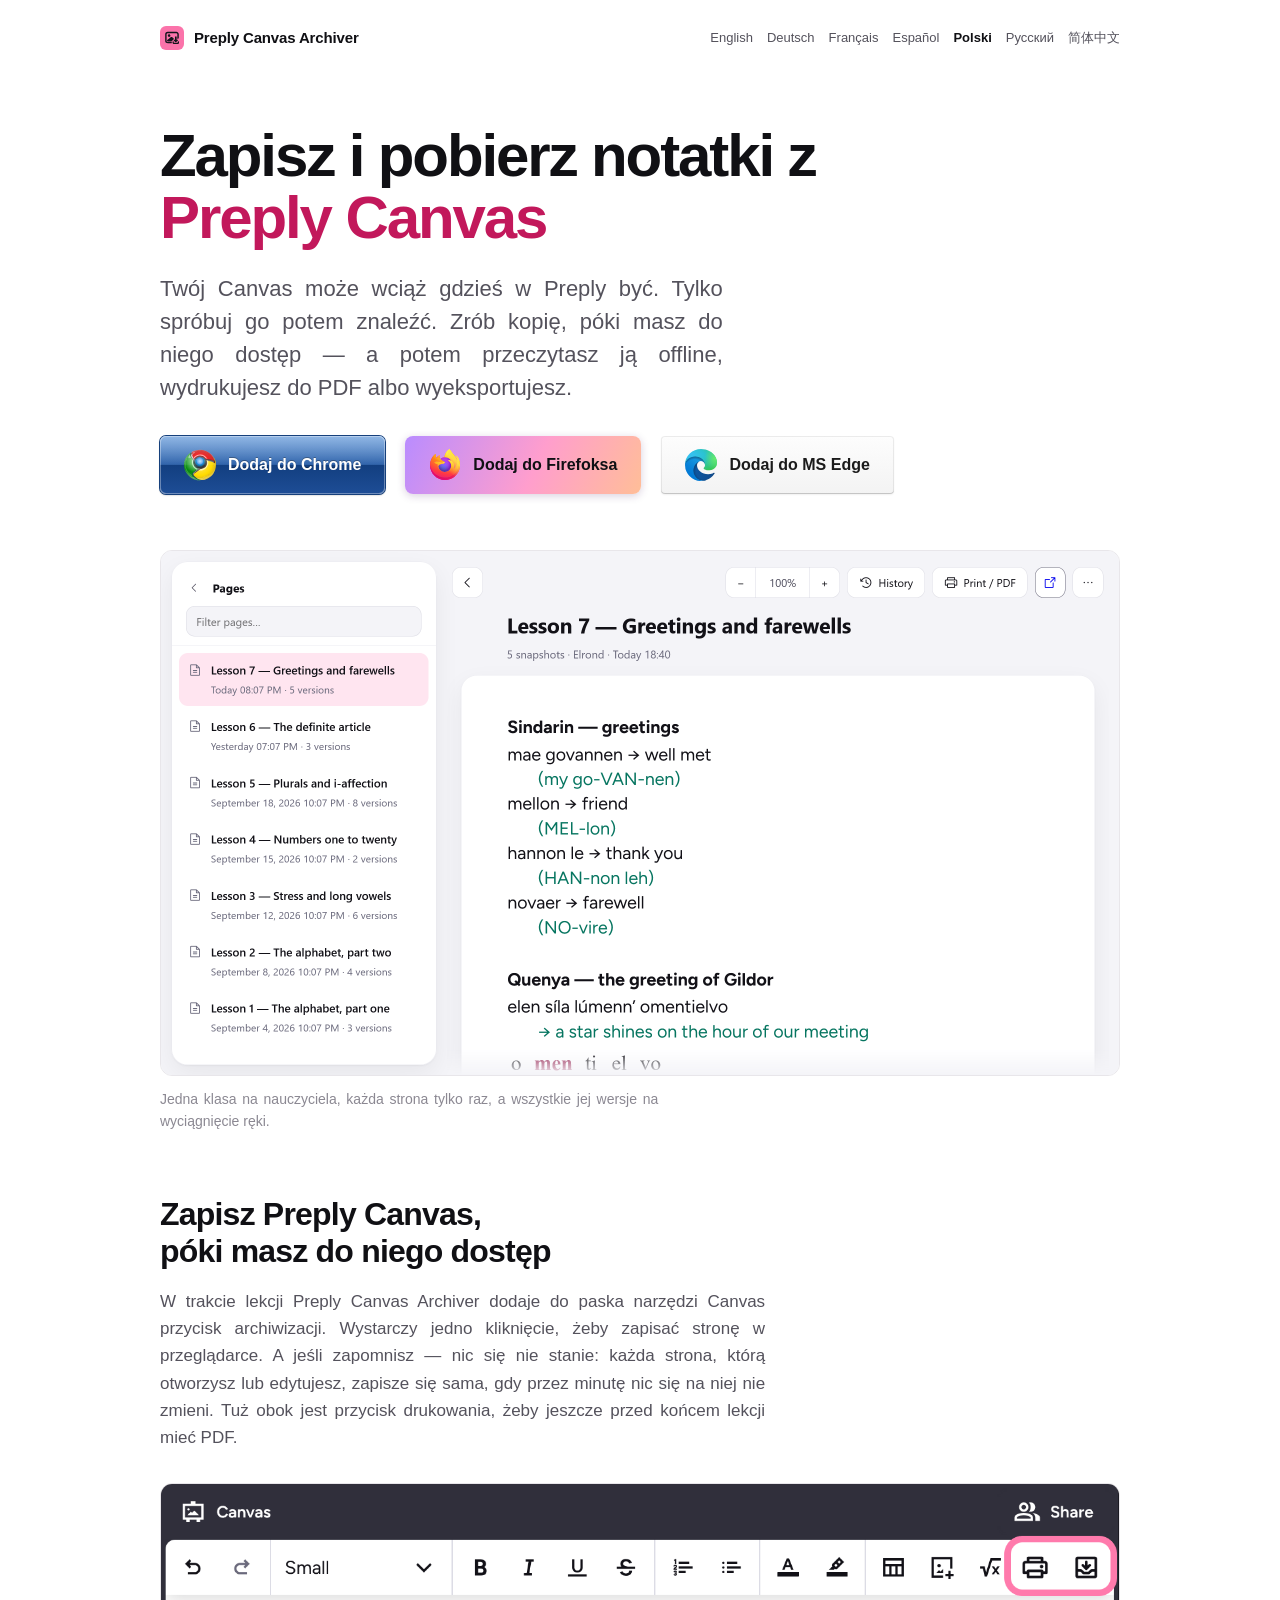
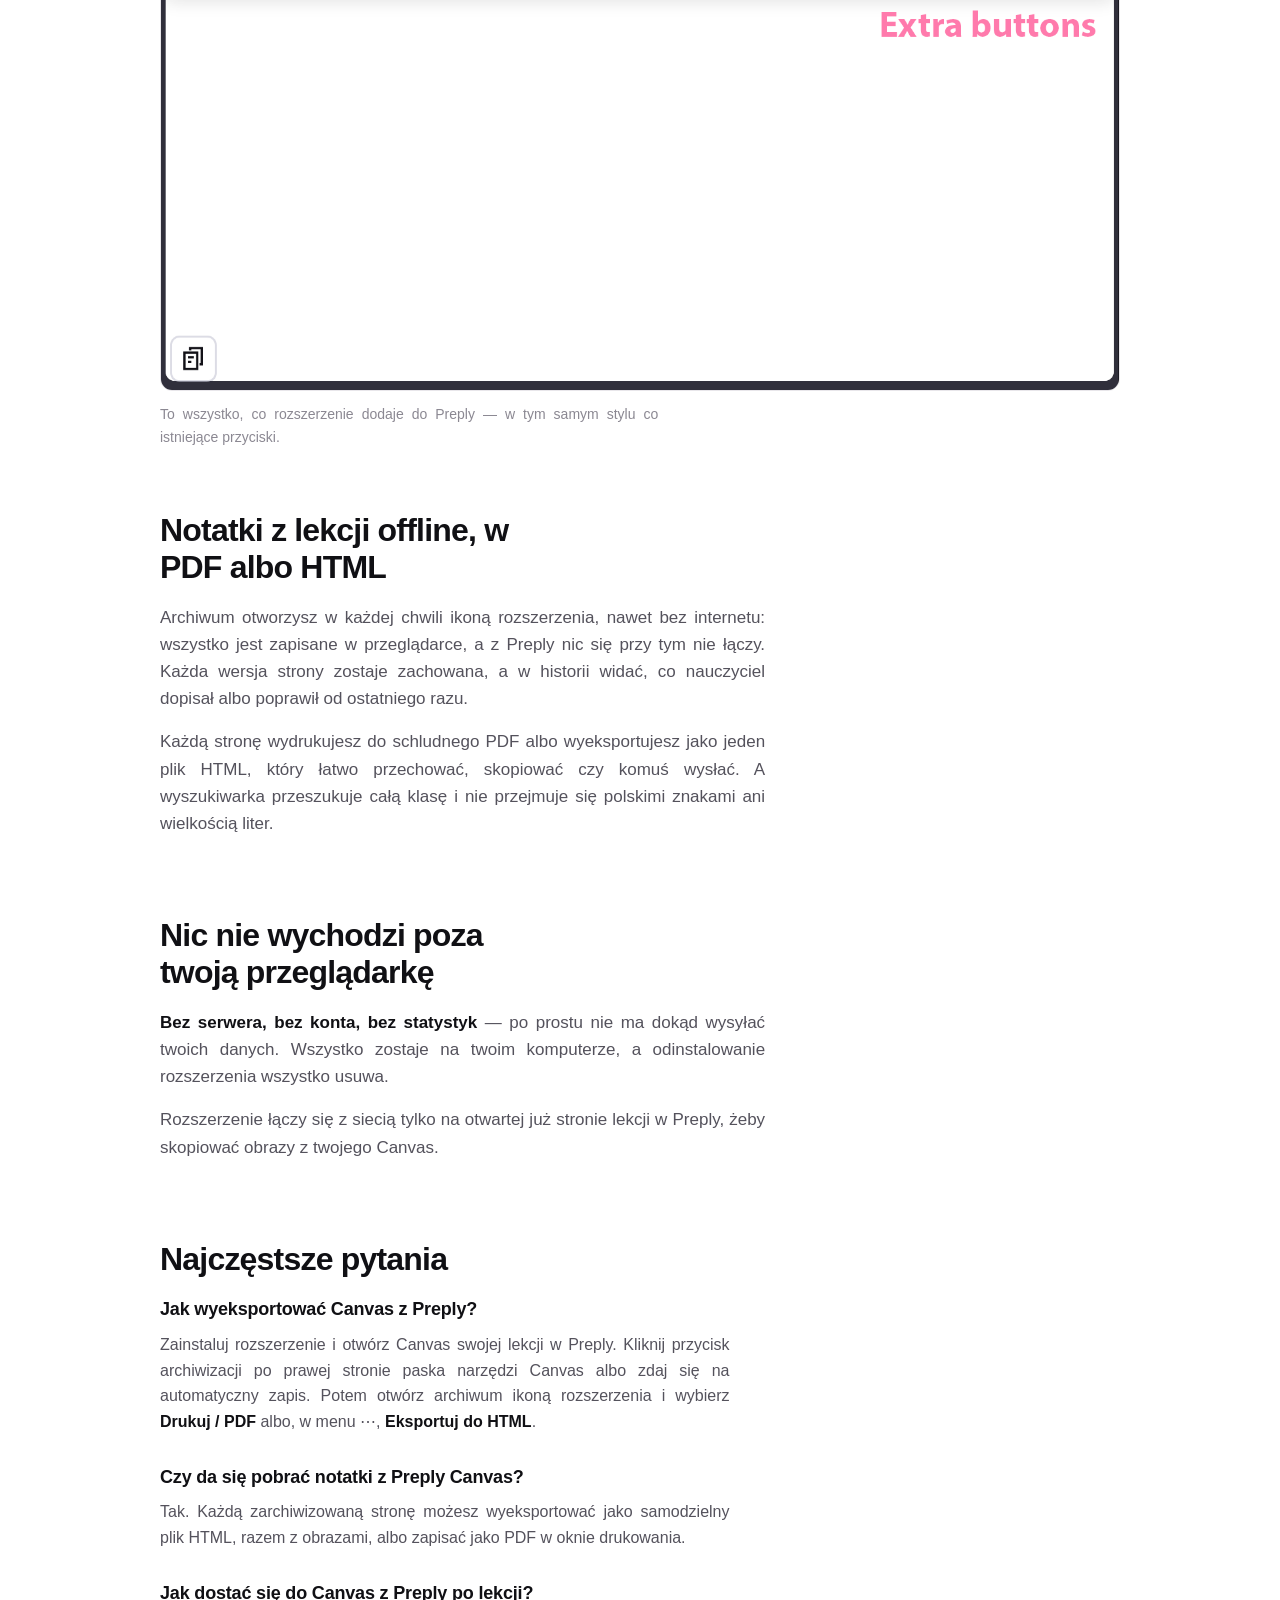
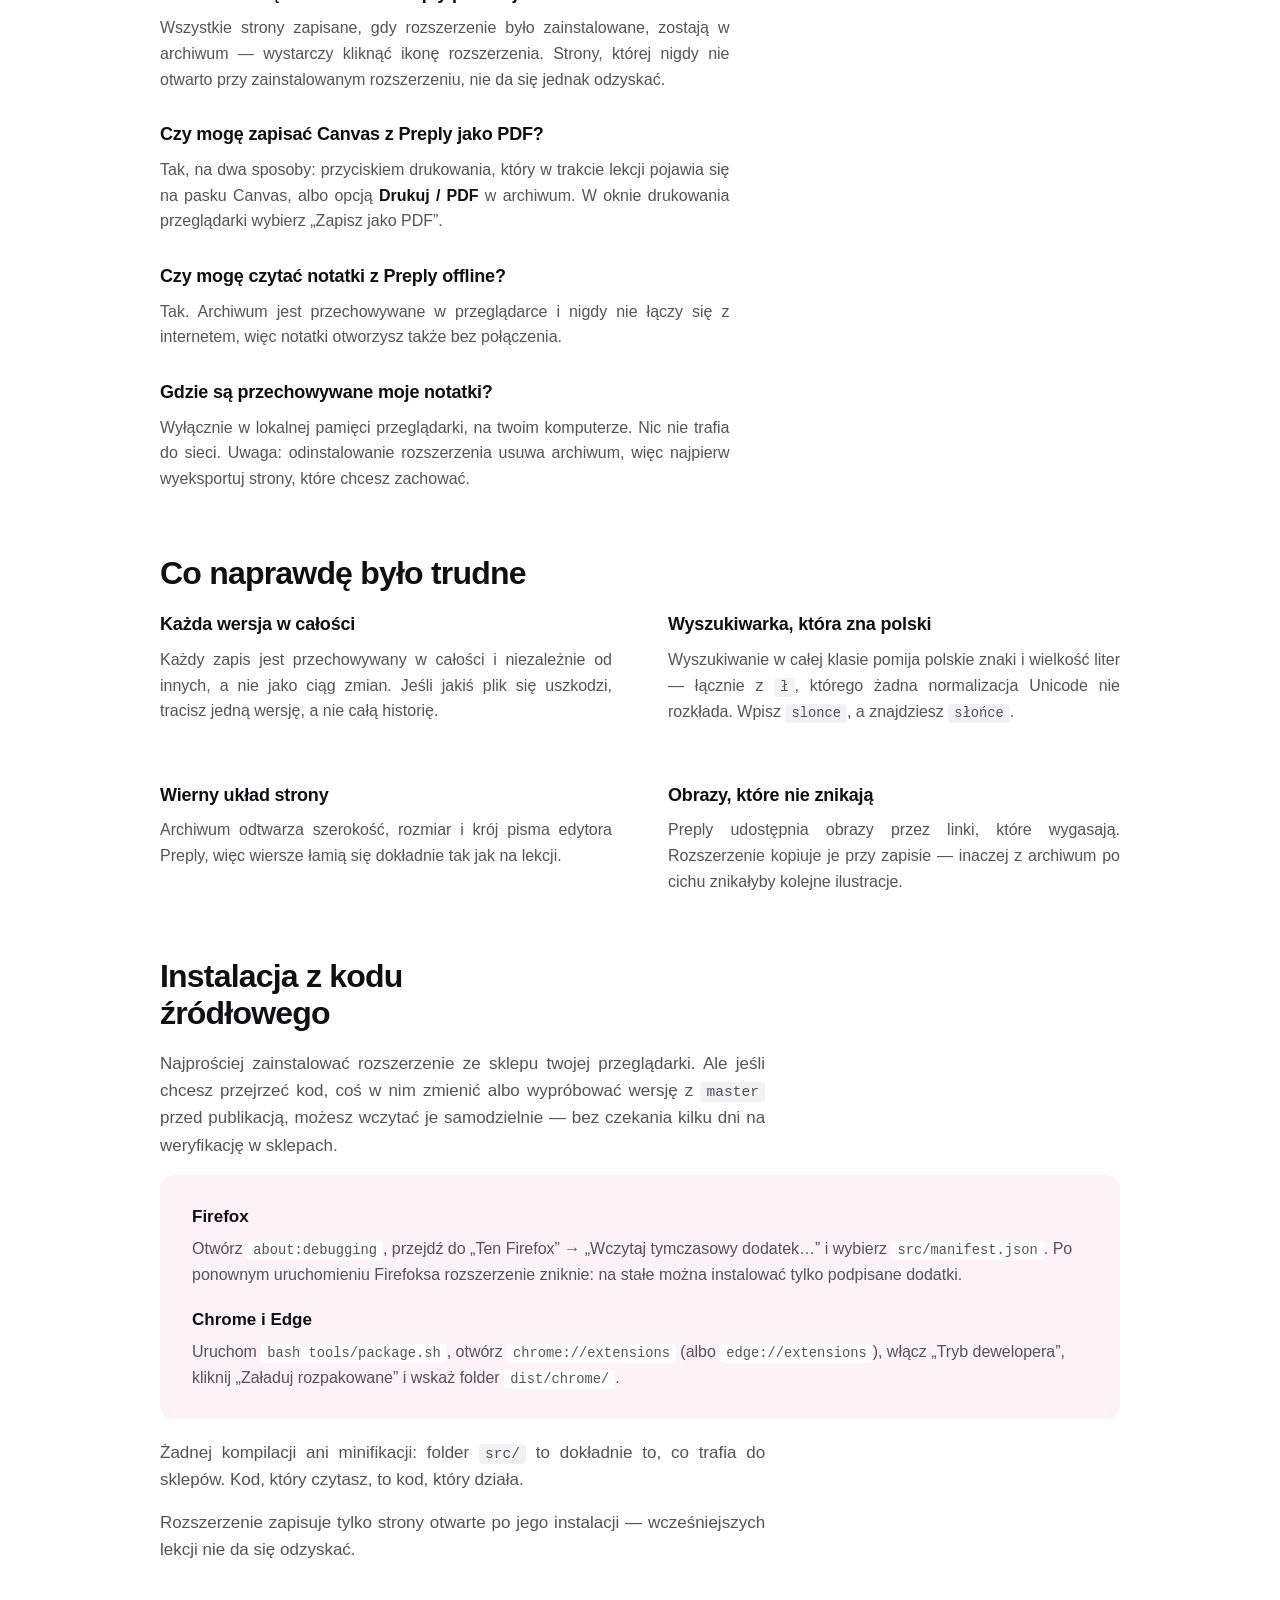
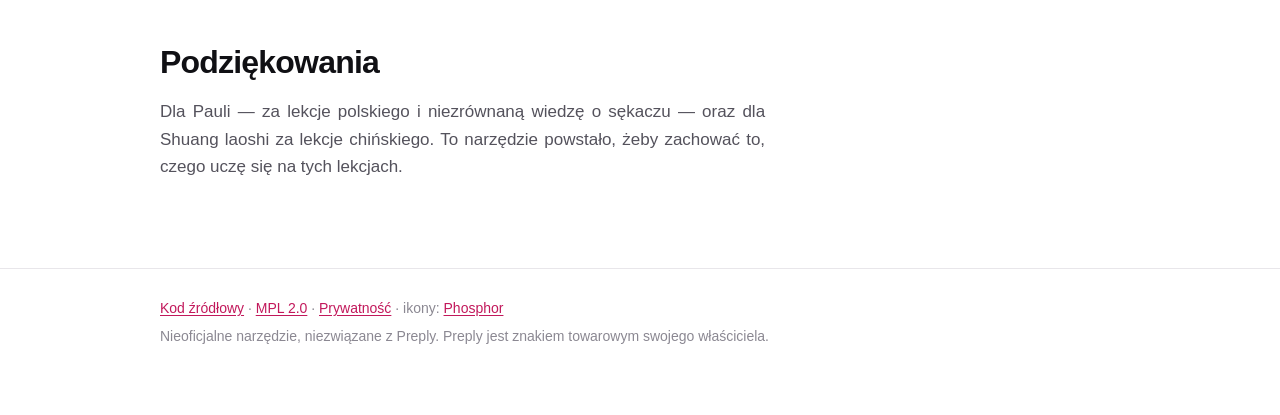
<file: docs/pl/index.html>
<!doctype html>
<!-- This Source Code Form is subject to the terms of the Mozilla Public
     License, v. 2.0. If a copy of the MPL was not distributed with this
     file, You can obtain one at https://mozilla.org/MPL/2.0/.

     Generated by tools/build-pages.sh from tools/pages/. Do not edit. -->
<html lang="pl">
<head>
<meta charset="utf-8">
<meta name="viewport" content="width=device-width, initial-scale=1">
<title>Zapisz i pobierz notatki z Preply Canvas — Preply Canvas Archiver</title>
<meta name="description" content="Zapisz notatki z lekcji w Preply Canvas, póki jeszcze masz do nich dostęp. Czytaj offline, zapisuj jako PDF lub HTML. Darmowe rozszerzenie.">
<link rel="canonical" href="https://mars073.github.io/Preply-canvas-archiver/pl/">
<link rel="alternate" hreflang="en" href="https://mars073.github.io/Preply-canvas-archiver/">
<link rel="alternate" hreflang="de" href="https://mars073.github.io/Preply-canvas-archiver/de/">
<link rel="alternate" hreflang="fr" href="https://mars073.github.io/Preply-canvas-archiver/fr/">
<link rel="alternate" hreflang="es" href="https://mars073.github.io/Preply-canvas-archiver/es/">
<link rel="alternate" hreflang="pl" href="https://mars073.github.io/Preply-canvas-archiver/pl/">
<link rel="alternate" hreflang="ru" href="https://mars073.github.io/Preply-canvas-archiver/ru/">
<link rel="alternate" hreflang="zh-Hans" href="https://mars073.github.io/Preply-canvas-archiver/zh/">
<link rel="alternate" hreflang="x-default" href="https://mars073.github.io/Preply-canvas-archiver/">
<link rel="icon" type="image/svg+xml" href="../logo.svg">
<meta property="og:type" content="website">
<meta property="og:site_name" content="Preply Canvas Archiver">
<meta property="og:locale" content="pl_PL">
<meta property="og:locale:alternate" content="en_US">
<meta property="og:locale:alternate" content="de_DE">
<meta property="og:locale:alternate" content="fr_FR">
<meta property="og:locale:alternate" content="es_ES">
<meta property="og:locale:alternate" content="ru_RU">
<meta property="og:locale:alternate" content="zh_CN">
<meta property="og:title" content="Zapisz i pobierz notatki z Preply Canvas">
<meta property="og:description" content="Zrób kopię swojego Preply Canvas, póki masz do niego dostęp — i czytaj ją offline, drukuj do PDF albo eksportuj.">
<meta property="og:url" content="https://mars073.github.io/Preply-canvas-archiver/pl/">
<meta property="og:image" content="https://mars073.github.io/Preply-canvas-archiver/og-image.png">
<meta property="og:image:width" content="1200">
<meta property="og:image:height" content="630">
<meta property="og:image:alt" content="Archiwum klasy w Preply i zapisana strona Canvas.">
<meta name="twitter:card" content="summary_large_image">
<script type="application/ld+json">
{
  "@context": "https://schema.org",
  "@graph": [
    {
      "@type": "SoftwareApplication",
      "name": "Preply Canvas Archiver",
      "applicationCategory": "BrowserApplication",
      "operatingSystem": "Firefox, Chrome, Edge",
      "description": "Rozszerzenie przeglądarki, które zapisuje na twoim komputerze strony Canvas z lekcji w Preply, żeby można je było czytać offline, drukować do PDF albo eksportować do HTML — razem ze wszystkimi wersjami.",
      "url": "https://mars073.github.io/Preply-canvas-archiver/pl/",
      "codeRepository": "https://github.com/Mars073/Preply-canvas-archiver",
      "license": "https://www.mozilla.org/MPL/2.0/",
      "isAccessibleForFree": true,
      "offers": {
        "@type": "Offer",
        "price": "0",
        "priceCurrency": "EUR"
      },
      "inLanguage": [
        "en",
        "de",
        "fr",
        "es",
        "pl",
        "ru",
        "zh-Hans"
      ]
    },
    {
      "@type": "FAQPage",
      "inLanguage": "pl",
      "mainEntity": [
        {
          "@type": "Question",
          "name": "Jak wyeksportować Canvas z Preply?",
          "acceptedAnswer": {
            "@type": "Answer",
            "text": "Zainstaluj rozszerzenie i otwórz Canvas swojej lekcji w Preply. Kliknij przycisk archiwizacji po prawej stronie paska narzędzi Canvas albo zdaj się na automatyczny zapis. Potem otwórz archiwum ikoną rozszerzenia i wybierz Drukuj / PDF albo, w menu ⋯, Eksportuj do HTML."
          }
        },
        {
          "@type": "Question",
          "name": "Czy da się pobrać notatki z Preply Canvas?",
          "acceptedAnswer": {
            "@type": "Answer",
            "text": "Tak. Każdą zarchiwizowaną stronę możesz wyeksportować jako samodzielny plik HTML, razem z obrazami, albo zapisać jako PDF w oknie drukowania."
          }
        },
        {
          "@type": "Question",
          "name": "Jak dostać się do Canvas z Preply po lekcji?",
          "acceptedAnswer": {
            "@type": "Answer",
            "text": "Wszystkie strony zapisane, gdy rozszerzenie było zainstalowane, zostają w archiwum — wystarczy kliknąć ikonę rozszerzenia. Strony, której nigdy nie otwarto przy zainstalowanym rozszerzeniu, nie da się jednak odzyskać."
          }
        },
        {
          "@type": "Question",
          "name": "Czy mogę zapisać Canvas z Preply jako PDF?",
          "acceptedAnswer": {
            "@type": "Answer",
            "text": "Tak, na dwa sposoby: przyciskiem drukowania, który w trakcie lekcji pojawia się na pasku Canvas, albo opcją Drukuj / PDF w archiwum. W oknie drukowania przeglądarki wybierz „Zapisz jako PDF”."
          }
        },
        {
          "@type": "Question",
          "name": "Czy mogę czytać notatki z Preply offline?",
          "acceptedAnswer": {
            "@type": "Answer",
            "text": "Tak. Archiwum jest przechowywane w przeglądarce i nigdy nie łączy się z internetem, więc notatki otworzysz także bez połączenia."
          }
        },
        {
          "@type": "Question",
          "name": "Gdzie są przechowywane moje notatki?",
          "acceptedAnswer": {
            "@type": "Answer",
            "text": "Wyłącznie w lokalnej pamięci przeglądarki, na twoim komputerze. Nic nie trafia do sieci. Uwaga: odinstalowanie rozszerzenia usuwa archiwum, więc najpierw wyeksportuj strony, które chcesz zachować."
          }
        }
      ]
    }
  ]
}
</script>
<style>
:root{
  --bg:#fff; --ink:#101014; --ink-2:#54525c; --ink-3:#8b8892;
  --rule:#e8e6ea; --accent:#c2185b; --tint:#fdf2f6;
  --ease-out:cubic-bezier(.22,.61,.36,1);
  --w:64rem;
}
*{box-sizing:border-box}
body{
  margin:0;background:var(--bg);color:var(--ink);
  font:17px/1.6 -apple-system,BlinkMacSystemFont,"Segoe UI",Roboto,Helvetica,Arial,sans-serif;
  -webkit-font-smoothing:antialiased;
}
.w{max-width:var(--w);margin:0 auto;padding:0 32px}
a{color:var(--accent);text-underline-offset:2px}
:focus-visible{outline:2px solid var(--accent);outline-offset:3px;border-radius:4px}
.skip{position:absolute;left:32px;top:20px;transform:translateY(-250%);
  background:var(--ink);color:#fff;padding:10px 16px;text-decoration:none;z-index:9}
.skip:focus{transform:none}
.top{display:flex;flex-wrap:wrap;align-items:center;gap:10px;padding:26px 0}
.top img{width:24px;height:24px;border-radius:6px}
.top b{font-size:15px;font-weight:650;letter-spacing:-.01em}
.top nav{margin-left:auto;display:flex;flex-wrap:wrap;gap:4px 14px;font-size:13px}
.top nav a{color:var(--ink-2);text-decoration:none;padding:2px 0}
.top nav a:hover{color:var(--accent);text-decoration:underline}
.top nav a[aria-current]{color:var(--ink);font-weight:650}
h1{font-size:clamp(34px,5.6vw,60px);line-height:1.04;letter-spacing:-.035em;
  font-weight:680;margin:48px 0 0;max-width:20ch}
h1 em{font-style:normal;color:var(--accent)}
.sub{font-size:clamp(18px,2.1vw,22px);line-height:1.5;color:var(--ink-2);
  max-width:46ch;margin:22px 0 0}
.actions{display:flex;gap:20px;align-items:center;flex-wrap:wrap;margin:32px 0 0}
.actions > a{display:inline-flex;align-items:center;gap:12px;
  background:var(--ink);color:#fff;
  padding:13px 24px;border-radius:8px;text-decoration:none;font-weight:600;font-size:16px}
.actions > a:hover{background:var(--accent)}
.actions > a.glossy{position:relative;overflow:hidden;
  border-radius:6px;
  background:linear-gradient(#5590d6,#255ba6 49%,#123f80 50%,#1e4d96);
  box-shadow:inset 0 0 0 1px rgba(255,255,255,.35),
             0 0 0 1px #16407c,
             0 1px 2px rgba(0,0,0,.35);
  text-shadow:0 -1px 0 rgba(0,0,0,.35)}
.actions > a.glossy::after{content:"";position:absolute;
  left:0;right:0;top:0;height:50%;pointer-events:none;
  background:linear-gradient(rgba(255,255,255,.35),rgba(255,255,255,.05))}
.actions > a.glossy:hover{
  background:linear-gradient(#6ba2e2,#2e69b8 49%,#174a90 50%,#2557a6)}
.actions > a.glossy:active{
  background:linear-gradient(#123f80,#255ba6 50%,#3f7cc0);
  box-shadow:inset 0 2px 3px rgba(0,0,0,.35), 0 0 0 1px #16407c}
.actions > a.glossy:active::after{opacity:.35}
.actions > a.edge{border-radius:4px;color:#1b1b1b;
  background:linear-gradient(#fdfdfd,#f3f3f3);
  box-shadow:inset 0 0 0 1px rgba(0,0,0,.07),
             inset 0 -1px 0 rgba(0,0,0,.13),
             0 1px 2px rgba(0,0,0,.06)}
.actions > a.edge:hover{background:linear-gradient(#f6f6f6,#ededed)}
.actions > a.edge:active{background:#eaeaea;
  box-shadow:inset 0 0 0 1px rgba(0,0,0,.09)}
.actions img{display:block;flex:0 0 auto;width:32px;height:32px}
.actions > a.alpenglow{color:var(--ink);overflow:hidden;
  background:linear-gradient(115deg,#b98cff,#ff9ecd 25%,#ffc58c 50%,#ff9ecd 75%,#b98cff);
  background-size:220% 220%;background-position:0% 0%;
  box-shadow:0 2px 8px rgba(64,20,90,.2);
  transition:background-position .6s var(--ease-out), box-shadow .3s var(--ease-out)}
.actions > a.alpenglow .face{display:inline-flex;align-items:center;gap:12px;
  transition:transform .3s var(--ease-out)}
.actions > a.alpenglow:hover{background-position:100% 100%;
  box-shadow:0 5px 14px rgba(64,20,90,.26)}
.actions > a.alpenglow:hover .face{transform:scale(1.06)}
.actions > a.alpenglow:active{box-shadow:0 1px 3px rgba(64,20,90,.22)}
.actions > a.alpenglow:active .face{transform:scale(1.02)}
@media (prefers-reduced-motion: reduce){
  .actions > a.alpenglow,.actions > a.alpenglow .face{transition:none}
  .actions > a.alpenglow:hover .face,
  .actions > a.alpenglow:active .face{transform:none}
}
.shot{margin:56px 0 0;border:1px solid var(--rule);border-radius:12px;
  overflow:hidden;background:var(--bg)}
.shot img{width:100%;height:auto;display:block}
.cap{margin:12px 0 0;font-size:14px;color:var(--ink-3)}
section{padding:64px 0 0}
h2{font-size:clamp(24px,3vw,32px);line-height:1.15;letter-spacing:-.025em;
  font-weight:660;margin:0 0 18px;max-width:22ch}
p{margin:0 0 16px;max-width:64ch;color:var(--ink-2);
  text-align:justify;hyphens:auto}
p strong{color:var(--ink);font-weight:600}
:lang(zh) p{text-align:start}
.pair{display:grid;gap:36px;grid-template-columns:1fr}
@media (min-width:800px){.pair{grid-template-columns:1fr 1fr;gap:56px}}
.pair h3{font-size:18px;font-weight:650;margin:0 0 8px;letter-spacing:-.01em}
.pair p{margin:0;font-size:16px}
.faq h3{font-size:18px;font-weight:650;margin:28px 0 8px;letter-spacing:-.01em;max-width:64ch}
.faq h3:first-child{margin-top:0}
.faq p{margin:0;font-size:16px}
.steps{background:var(--tint);border-radius:14px;padding:28px 32px;margin-top:8px}
.steps dt{font-weight:650;margin-top:18px}
.steps dt:first-of-type{margin-top:0}
.steps dd{margin:6px 0 0;color:var(--ink-2);font-size:16px}
code{font-family:ui-monospace,SFMono-Regular,Menlo,Consolas,monospace;
  font-size:.86em;background:#f2f1f4;padding:2px 6px;border-radius:4px}
.steps code{background:#fff}
footer{margin-top:88px;border-top:1px solid var(--rule);padding:28px 0 64px}
footer p{font-size:14px;color:var(--ink-3);margin:0 0 6px;max-width:none}
</style>
</head>
<body>

<a class="skip" href="#content">Przejdź do treści</a>

<div class="w">
  <header class="top">
    <img src="../logo.svg" alt="">
    <b>Preply Canvas Archiver</b>
    <nav aria-label="Język">
      <a href="../" hreflang="en" lang="en">English</a>
      <a href="../de/" hreflang="de" lang="de">Deutsch</a>
      <a href="../fr/" hreflang="fr" lang="fr">Français</a>
      <a href="../es/" hreflang="es" lang="es">Español</a>
      <a href="../pl/" hreflang="pl" lang="pl" aria-current="page">Polski</a>
      <a href="../ru/" hreflang="ru" lang="ru">Русский</a>
      <a href="../zh/" hreflang="zh-Hans" lang="zh-Hans">简体中文</a>
    </nav>
  </header>
</div>

<main id="content">
  <div class="w">

    <h1>Zapisz i pobierz notatki z <em>Preply Canvas</em></h1>
    <p class="sub">Twój Canvas może wciąż gdzieś w Preply być. Tylko spróbuj go potem znaleźć. Zrób kopię, póki masz do niego dostęp — a potem przeczytasz ją offline, wydrukujesz do PDF albo wyeksportujesz.</p>
    <div class="actions">
      <a class="glossy" href="https://chromewebstore.google.com/detail/preply-canvas-archiver/clhcjjambcaodbnaenpimnbedlhohmdj">
        <img src="../icons/chrome.svg" width="32" height="32" alt="" aria-hidden="true">
        Dodaj do Chrome
      </a>
      <a class="alpenglow" href="https://addons.mozilla.org/firefox/addon/preply-canvas-archiver/">
        <span class="face">
          <img src="../icons/firefox.svg" width="32" height="32" alt="" aria-hidden="true">
          Dodaj do Firefoksa
        </span>
      </a>
      <a class="edge" href="https://microsoftedge.microsoft.com/addons/detail/preply-canvas-archiver/ocbalfmganjedonhaekgbpkiljhiongf">
        <img src="../icons/edge.svg" width="32" height="32" alt="" aria-hidden="true">
        Dodaj do MS Edge
      </a>
    </div>

    <div class="shot">
      <img src="../screenshots/archive-viewer.png" width="1916" height="1048" decoding="async"
           alt="Archiwum: po lewej strony jednej klasy, po prawej zapisana strona, a nad nią powiększenie, historia i drukowanie.">
    </div>
    <p class="cap">Jedna klasa na nauczyciela, każda strona tylko raz, a wszystkie jej wersje na wyciągnięcie ręki.</p>

    <section>
      <h2>Zapisz Preply Canvas, póki masz do niego dostęp</h2>
      <p>W trakcie lekcji Preply Canvas Archiver dodaje do paska narzędzi Canvas przycisk archiwizacji. Wystarczy jedno kliknięcie, żeby zapisać stronę w przeglądarce. A jeśli zapomnisz — nic się nie stanie: każda strona, którą otworzysz lub edytujesz, zapisze się sama, gdy przez minutę nic się na niej nie zmieni. Tuż obok jest przycisk drukowania, żeby jeszcze przed końcem lekcji mieć PDF.</p>
      <div class="shot" style="margin-top:32px">
        <img src="../screenshots/toolbar-button.png" width="1461" height="772" loading="lazy" decoding="async"
             alt="Pasek narzędzi Canvas w Preply z dwoma nowymi przyciskami po prawej (drukowanie i archiwizacja), obwiedzionymi na różowo z podpisem „Extra buttons”.">
      </div>
      <p class="cap">To wszystko, co rozszerzenie dodaje do Preply — w tym samym stylu co istniejące przyciski.</p>
    </section>

    <section>
      <h2>Notatki z lekcji offline, w PDF albo HTML</h2>
      <p>Archiwum otworzysz w każdej chwili ikoną rozszerzenia, nawet bez internetu: wszystko jest zapisane w przeglądarce, a z Preply nic się przy tym nie łączy. Każda wersja strony zostaje zachowana, a w historii widać, co nauczyciel dopisał albo poprawił od ostatniego razu.</p>
      <p>Każdą stronę wydrukujesz do schludnego PDF albo wyeksportujesz jako jeden plik HTML, który łatwo przechować, skopiować czy komuś wysłać. A wyszukiwarka przeszukuje całą klasę i nie przejmuje się polskimi znakami ani wielkością liter.</p>
    </section>

    <section>
      <h2>Nic nie wychodzi poza twoją przeglądarkę</h2>
      <p><strong>Bez serwera, bez konta, bez statystyk</strong> — po prostu nie ma dokąd wysyłać twoich danych. Wszystko zostaje na twoim komputerze, a odinstalowanie rozszerzenia wszystko usuwa.</p>
      <p>Rozszerzenie łączy się z siecią tylko na otwartej już stronie lekcji w Preply, żeby skopiować obrazy z twojego Canvas.</p>
    </section>

    <section id="faq">
      <h2>Najczęstsze pytania</h2>
      <div class="faq">
        <h3>Jak wyeksportować Canvas z Preply?</h3>
        <p>Zainstaluj rozszerzenie i otwórz Canvas swojej lekcji w Preply. Kliknij przycisk archiwizacji po prawej stronie paska narzędzi Canvas albo zdaj się na automatyczny zapis. Potem otwórz archiwum ikoną rozszerzenia i wybierz <strong>Drukuj / PDF</strong> albo, w menu ⋯, <strong>Eksportuj do HTML</strong>.</p>
        <h3>Czy da się pobrać notatki z Preply Canvas?</h3>
        <p>Tak. Każdą zarchiwizowaną stronę możesz wyeksportować jako samodzielny plik HTML, razem z obrazami, albo zapisać jako PDF w oknie drukowania.</p>
        <h3>Jak dostać się do Canvas z Preply po lekcji?</h3>
        <p>Wszystkie strony zapisane, gdy rozszerzenie było zainstalowane, zostają w archiwum — wystarczy kliknąć ikonę rozszerzenia. Strony, której nigdy nie otwarto przy zainstalowanym rozszerzeniu, nie da się jednak odzyskać.</p>
        <h3>Czy mogę zapisać Canvas z Preply jako PDF?</h3>
        <p>Tak, na dwa sposoby: przyciskiem drukowania, który w trakcie lekcji pojawia się na pasku Canvas, albo opcją <strong>Drukuj / PDF</strong> w archiwum. W oknie drukowania przeglądarki wybierz „Zapisz jako PDF”.</p>
        <h3>Czy mogę czytać notatki z Preply offline?</h3>
        <p>Tak. Archiwum jest przechowywane w przeglądarce i nigdy nie łączy się z internetem, więc notatki otworzysz także bez połączenia.</p>
        <h3>Gdzie są przechowywane moje notatki?</h3>
        <p>Wyłącznie w lokalnej pamięci przeglądarki, na twoim komputerze. Nic nie trafia do sieci. Uwaga: odinstalowanie rozszerzenia usuwa archiwum, więc najpierw wyeksportuj strony, które chcesz zachować.</p>
      </div>
    </section>

    <section>
      <h2>Co naprawdę było trudne</h2>
      <div class="pair">
        <div>
          <h3>Każda wersja w całości</h3>
          <p>Każdy zapis jest przechowywany w całości i niezależnie od innych, a nie jako ciąg zmian. Jeśli jakiś plik się uszkodzi, tracisz jedną wersję, a nie całą historię.</p>
        </div>
        <div>
          <h3>Wyszukiwarka, która zna polski</h3>
          <p>Wyszukiwanie w całej klasie pomija polskie znaki i wielkość liter — łącznie z <code>ł</code>, którego żadna normalizacja Unicode nie rozkłada. Wpisz <code>slonce</code>, a znajdziesz <code>słońce</code>.</p>
        </div>
        <div>
          <h3>Wierny układ strony</h3>
          <p>Archiwum odtwarza szerokość, rozmiar i krój pisma edytora Preply, więc wiersze łamią się dokładnie tak jak na lekcji.</p>
        </div>
        <div>
          <h3>Obrazy, które nie znikają</h3>
          <p>Preply udostępnia obrazy przez linki, które wygasają. Rozszerzenie kopiuje je przy zapisie — inaczej z archiwum po cichu znikałyby kolejne ilustracje.</p>
        </div>
      </div>
    </section>

    <section>
      <h2>Instalacja z kodu źródłowego</h2>
      <p>Najprościej zainstalować rozszerzenie ze sklepu twojej przeglądarki. Ale jeśli chcesz przejrzeć kod, coś w nim zmienić albo wypróbować wersję z <code>master</code> przed publikacją, możesz wczytać je samodzielnie — bez czekania kilku dni na weryfikację w sklepach.</p>
      <dl class="steps">
        <dt>Firefox</dt>
        <dd>Otwórz <code>about:debugging</code>, przejdź do „Ten Firefox” → „Wczytaj tymczasowy dodatek…” i wybierz <code>src/manifest.json</code>. Po ponownym uruchomieniu Firefoksa rozszerzenie zniknie: na stałe można instalować tylko podpisane dodatki.</dd>
        <dt>Chrome i Edge</dt>
        <dd>Uruchom <code>bash tools/package.sh</code>, otwórz <code>chrome://extensions</code> (albo <code>edge://extensions</code>), włącz „Tryb dewelopera”, kliknij „Załaduj rozpakowane” i wskaż folder <code>dist/chrome/</code>.</dd>
      </dl>
      <p style="margin-top:20px">Żadnej kompilacji ani minifikacji: folder <code>src/</code> to dokładnie to, co trafia do sklepów. Kod, który czytasz, to kod, który działa.</p>
      <p>Rozszerzenie zapisuje tylko strony otwarte po jego instalacji — wcześniejszych lekcji nie da się odzyskać.</p>
    </section>

    <section>
      <h2>Podziękowania</h2>
      <p>Dla Pauli — za lekcje polskiego i niezrównaną wiedzę o sękaczu — oraz dla Shuang laoshi za lekcje chińskiego. To narzędzie powstało, żeby zachować to, czego uczę się na tych lekcjach.</p>
    </section>

  </div>
</main>

<footer>
  <div class="w">
    <p><a href="https://github.com/Mars073/Preply-canvas-archiver">Kod źródłowy</a> ·
       <a href="https://github.com/Mars073/Preply-canvas-archiver/blob/master/LICENSE">MPL&nbsp;2.0</a> ·
       <a href="https://github.com/Mars073/Preply-canvas-archiver/blob/master/PRIVACY.md">Prywatność</a> ·
       ikony: <a href="https://phosphoricons.com">Phosphor</a></p>
    <p>Nieoficjalne narzędzie, niezwiązane z Preply. Preply jest znakiem towarowym swojego właściciela.</p>
  </div>
</footer>

</body>
</html>
</file>
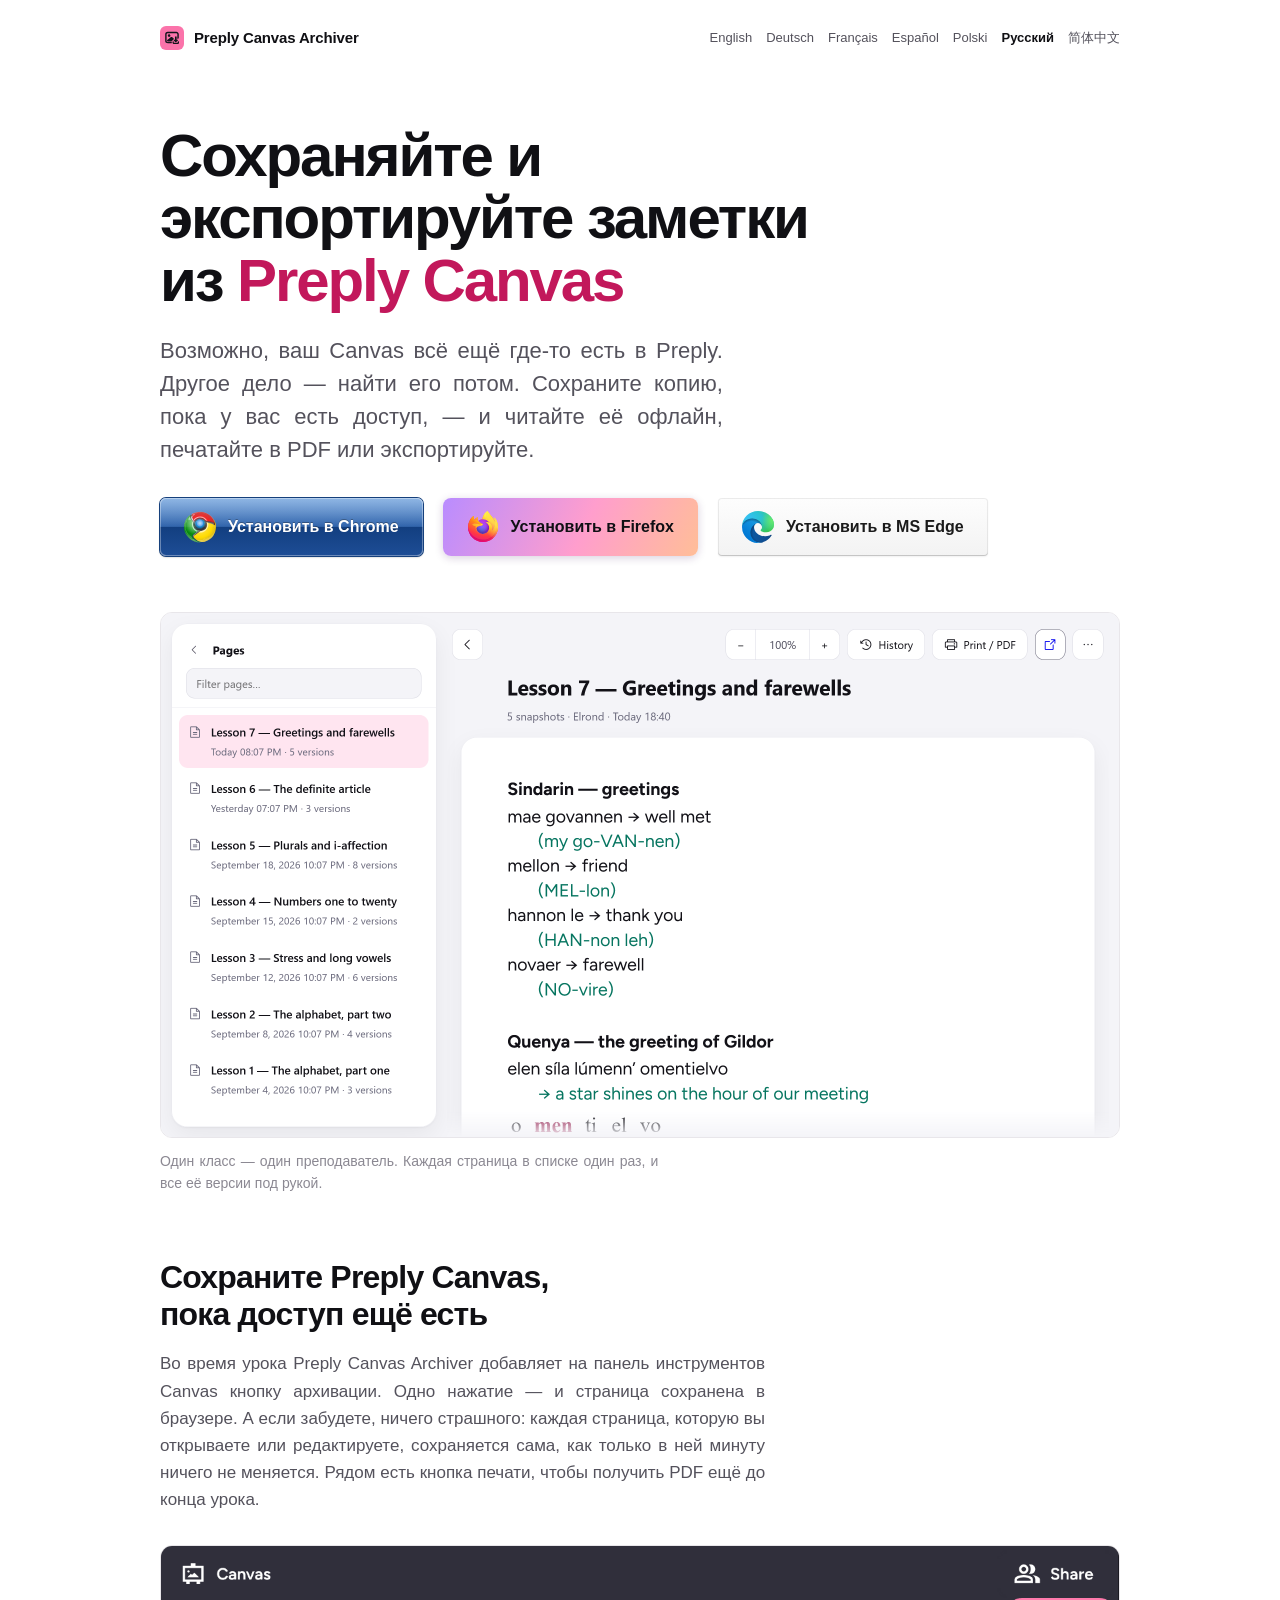
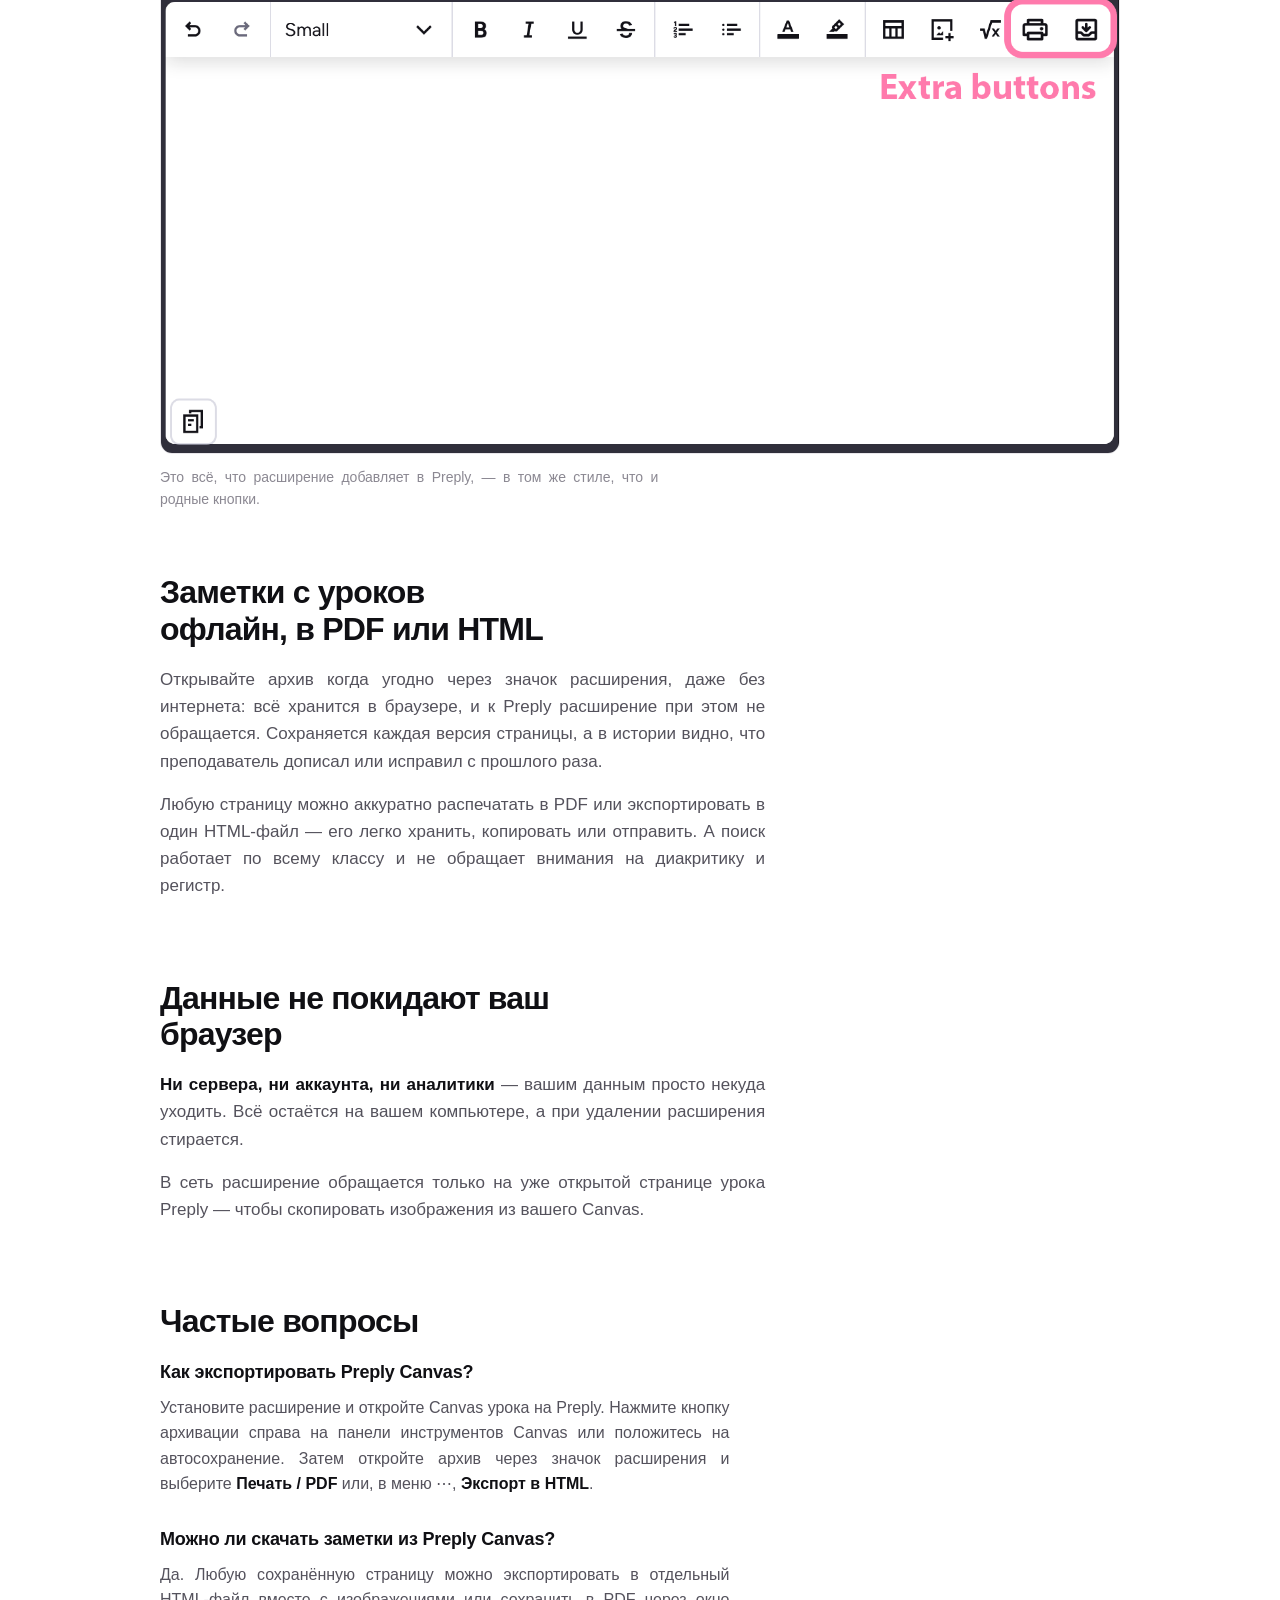
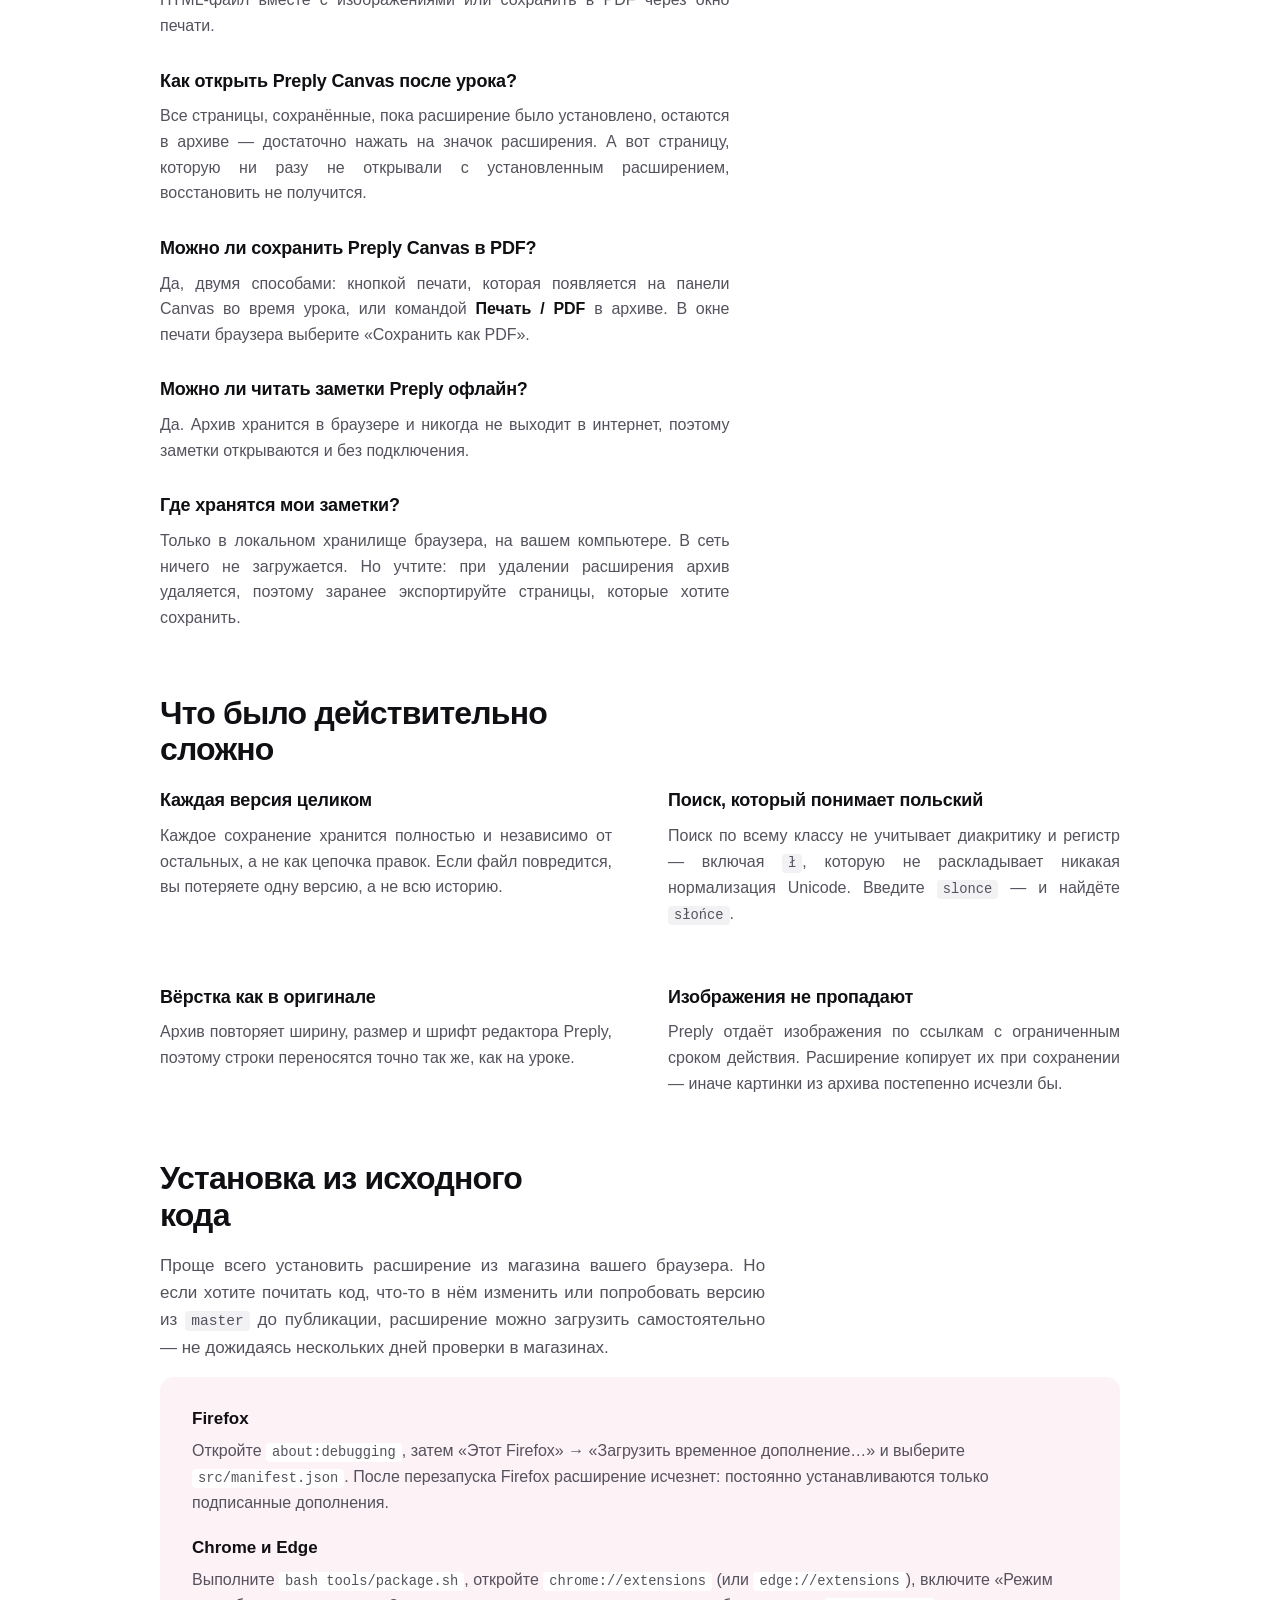
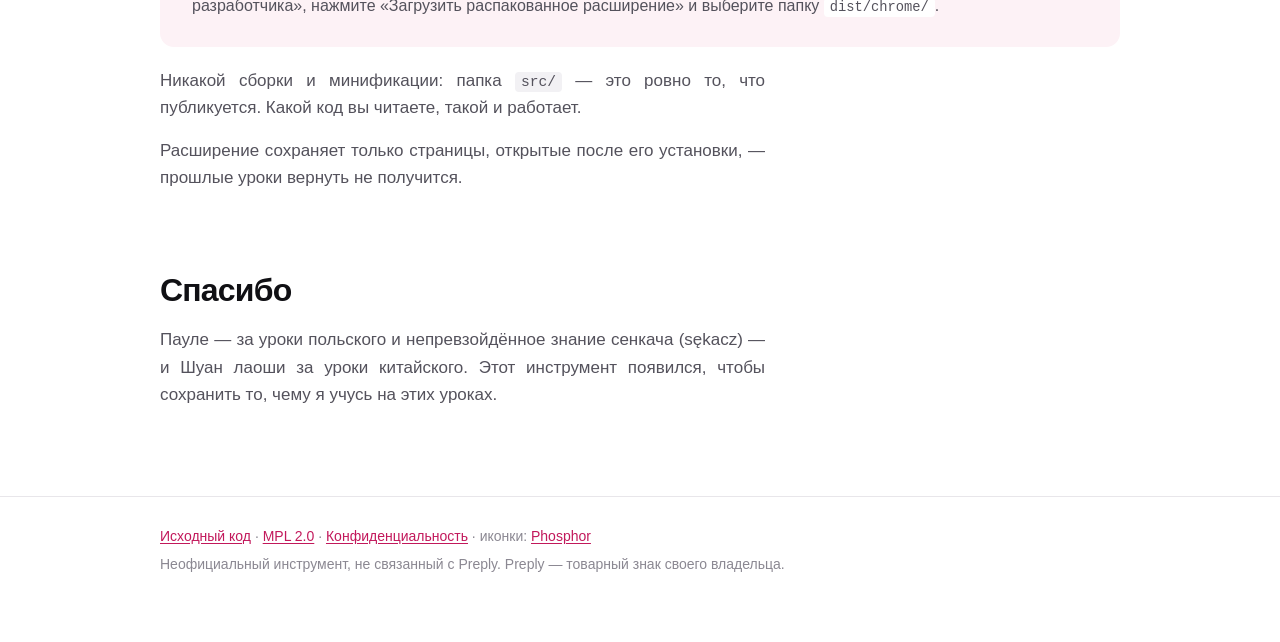
<file: docs/ru/index.html>
<!doctype html>
<!-- This Source Code Form is subject to the terms of the Mozilla Public
     License, v. 2.0. If a copy of the MPL was not distributed with this
     file, You can obtain one at https://mozilla.org/MPL/2.0/.

     Generated by tools/build-pages.sh from tools/pages/. Do not edit. -->
<html lang="ru">
<head>
<meta charset="utf-8">
<meta name="viewport" content="width=device-width, initial-scale=1">
<title>Сохранить и скачать заметки Preply Canvas — Preply Canvas Archiver</title>
<meta name="description" content="Сохраните заметки с уроков в Preply Canvas, пока у вас есть к ним доступ. Читайте офлайн, сохраняйте в PDF или HTML. Бесплатное расширение.">
<link rel="canonical" href="https://mars073.github.io/Preply-canvas-archiver/ru/">
<link rel="alternate" hreflang="en" href="https://mars073.github.io/Preply-canvas-archiver/">
<link rel="alternate" hreflang="de" href="https://mars073.github.io/Preply-canvas-archiver/de/">
<link rel="alternate" hreflang="fr" href="https://mars073.github.io/Preply-canvas-archiver/fr/">
<link rel="alternate" hreflang="es" href="https://mars073.github.io/Preply-canvas-archiver/es/">
<link rel="alternate" hreflang="pl" href="https://mars073.github.io/Preply-canvas-archiver/pl/">
<link rel="alternate" hreflang="ru" href="https://mars073.github.io/Preply-canvas-archiver/ru/">
<link rel="alternate" hreflang="zh-Hans" href="https://mars073.github.io/Preply-canvas-archiver/zh/">
<link rel="alternate" hreflang="x-default" href="https://mars073.github.io/Preply-canvas-archiver/">
<link rel="icon" type="image/svg+xml" href="../logo.svg">
<meta property="og:type" content="website">
<meta property="og:site_name" content="Preply Canvas Archiver">
<meta property="og:locale" content="ru_RU">
<meta property="og:locale:alternate" content="en_US">
<meta property="og:locale:alternate" content="de_DE">
<meta property="og:locale:alternate" content="fr_FR">
<meta property="og:locale:alternate" content="es_ES">
<meta property="og:locale:alternate" content="pl_PL">
<meta property="og:locale:alternate" content="zh_CN">
<meta property="og:title" content="Сохраните заметки из Preply Canvas">
<meta property="og:description" content="Сделайте копию своего Preply Canvas, пока доступ ещё есть, — и читайте её офлайн, печатайте в PDF или экспортируйте.">
<meta property="og:url" content="https://mars073.github.io/Preply-canvas-archiver/ru/">
<meta property="og:image" content="https://mars073.github.io/Preply-canvas-archiver/og-image.png">
<meta property="og:image:width" content="1200">
<meta property="og:image:height" content="630">
<meta property="og:image:alt" content="Архив класса Preply и сохранённая страница Canvas.">
<meta name="twitter:card" content="summary_large_image">
<script type="application/ld+json">
{
  "@context": "https://schema.org",
  "@graph": [
    {
      "@type": "SoftwareApplication",
      "name": "Preply Canvas Archiver",
      "applicationCategory": "BrowserApplication",
      "operatingSystem": "Firefox, Chrome, Edge",
      "description": "Расширение для браузера, которое сохраняет страницы Canvas с ваших уроков Preply на компьютере, чтобы читать их офлайн, печатать в PDF или экспортировать в HTML, — со всеми версиями.",
      "url": "https://mars073.github.io/Preply-canvas-archiver/ru/",
      "codeRepository": "https://github.com/Mars073/Preply-canvas-archiver",
      "license": "https://www.mozilla.org/MPL/2.0/",
      "isAccessibleForFree": true,
      "offers": {
        "@type": "Offer",
        "price": "0",
        "priceCurrency": "EUR"
      },
      "inLanguage": [
        "en",
        "de",
        "fr",
        "es",
        "pl",
        "ru",
        "zh-Hans"
      ]
    },
    {
      "@type": "FAQPage",
      "inLanguage": "ru",
      "mainEntity": [
        {
          "@type": "Question",
          "name": "Как экспортировать Preply Canvas?",
          "acceptedAnswer": {
            "@type": "Answer",
            "text": "Установите расширение и откройте Canvas урока на Preply. Нажмите кнопку архивации справа на панели инструментов Canvas или положитесь на автосохранение. Затем откройте архив через значок расширения и выберите Печать / PDF или, в меню ⋯, Экспорт в HTML."
          }
        },
        {
          "@type": "Question",
          "name": "Можно ли скачать заметки из Preply Canvas?",
          "acceptedAnswer": {
            "@type": "Answer",
            "text": "Да. Любую сохранённую страницу можно экспортировать в отдельный HTML-файл вместе с изображениями или сохранить в PDF через окно печати."
          }
        },
        {
          "@type": "Question",
          "name": "Как открыть Preply Canvas после урока?",
          "acceptedAnswer": {
            "@type": "Answer",
            "text": "Все страницы, сохранённые, пока расширение было установлено, остаются в архиве — достаточно нажать на значок расширения. А вот страницу, которую ни разу не открывали с установленным расширением, восстановить не получится."
          }
        },
        {
          "@type": "Question",
          "name": "Можно ли сохранить Preply Canvas в PDF?",
          "acceptedAnswer": {
            "@type": "Answer",
            "text": "Да, двумя способами: кнопкой печати, которая появляется на панели Canvas во время урока, или командой Печать / PDF в архиве. В окне печати браузера выберите «Сохранить как PDF»."
          }
        },
        {
          "@type": "Question",
          "name": "Можно ли читать заметки Preply офлайн?",
          "acceptedAnswer": {
            "@type": "Answer",
            "text": "Да. Архив хранится в браузере и никогда не выходит в интернет, поэтому заметки открываются и без подключения."
          }
        },
        {
          "@type": "Question",
          "name": "Где хранятся мои заметки?",
          "acceptedAnswer": {
            "@type": "Answer",
            "text": "Только в локальном хранилище браузера, на вашем компьютере. В сеть ничего не загружается. Но учтите: при удалении расширения архив удаляется, поэтому заранее экспортируйте страницы, которые хотите сохранить."
          }
        }
      ]
    }
  ]
}
</script>
<style>
:root{
  --bg:#fff; --ink:#101014; --ink-2:#54525c; --ink-3:#8b8892;
  --rule:#e8e6ea; --accent:#c2185b; --tint:#fdf2f6;
  --ease-out:cubic-bezier(.22,.61,.36,1);
  --w:64rem;
}
*{box-sizing:border-box}
body{
  margin:0;background:var(--bg);color:var(--ink);
  font:17px/1.6 -apple-system,BlinkMacSystemFont,"Segoe UI",Roboto,Helvetica,Arial,sans-serif;
  -webkit-font-smoothing:antialiased;
}
.w{max-width:var(--w);margin:0 auto;padding:0 32px}
a{color:var(--accent);text-underline-offset:2px}
:focus-visible{outline:2px solid var(--accent);outline-offset:3px;border-radius:4px}
.skip{position:absolute;left:32px;top:20px;transform:translateY(-250%);
  background:var(--ink);color:#fff;padding:10px 16px;text-decoration:none;z-index:9}
.skip:focus{transform:none}
.top{display:flex;flex-wrap:wrap;align-items:center;gap:10px;padding:26px 0}
.top img{width:24px;height:24px;border-radius:6px}
.top b{font-size:15px;font-weight:650;letter-spacing:-.01em}
.top nav{margin-left:auto;display:flex;flex-wrap:wrap;gap:4px 14px;font-size:13px}
.top nav a{color:var(--ink-2);text-decoration:none;padding:2px 0}
.top nav a:hover{color:var(--accent);text-decoration:underline}
.top nav a[aria-current]{color:var(--ink);font-weight:650}
h1{font-size:clamp(34px,5.6vw,60px);line-height:1.04;letter-spacing:-.035em;
  font-weight:680;margin:48px 0 0;max-width:20ch}
h1 em{font-style:normal;color:var(--accent)}
.sub{font-size:clamp(18px,2.1vw,22px);line-height:1.5;color:var(--ink-2);
  max-width:46ch;margin:22px 0 0}
.actions{display:flex;gap:20px;align-items:center;flex-wrap:wrap;margin:32px 0 0}
.actions > a{display:inline-flex;align-items:center;gap:12px;
  background:var(--ink);color:#fff;
  padding:13px 24px;border-radius:8px;text-decoration:none;font-weight:600;font-size:16px}
.actions > a:hover{background:var(--accent)}
.actions > a.glossy{position:relative;overflow:hidden;
  border-radius:6px;
  background:linear-gradient(#5590d6,#255ba6 49%,#123f80 50%,#1e4d96);
  box-shadow:inset 0 0 0 1px rgba(255,255,255,.35),
             0 0 0 1px #16407c,
             0 1px 2px rgba(0,0,0,.35);
  text-shadow:0 -1px 0 rgba(0,0,0,.35)}
.actions > a.glossy::after{content:"";position:absolute;
  left:0;right:0;top:0;height:50%;pointer-events:none;
  background:linear-gradient(rgba(255,255,255,.35),rgba(255,255,255,.05))}
.actions > a.glossy:hover{
  background:linear-gradient(#6ba2e2,#2e69b8 49%,#174a90 50%,#2557a6)}
.actions > a.glossy:active{
  background:linear-gradient(#123f80,#255ba6 50%,#3f7cc0);
  box-shadow:inset 0 2px 3px rgba(0,0,0,.35), 0 0 0 1px #16407c}
.actions > a.glossy:active::after{opacity:.35}
.actions > a.edge{border-radius:4px;color:#1b1b1b;
  background:linear-gradient(#fdfdfd,#f3f3f3);
  box-shadow:inset 0 0 0 1px rgba(0,0,0,.07),
             inset 0 -1px 0 rgba(0,0,0,.13),
             0 1px 2px rgba(0,0,0,.06)}
.actions > a.edge:hover{background:linear-gradient(#f6f6f6,#ededed)}
.actions > a.edge:active{background:#eaeaea;
  box-shadow:inset 0 0 0 1px rgba(0,0,0,.09)}
.actions img{display:block;flex:0 0 auto;width:32px;height:32px}
.actions > a.alpenglow{color:var(--ink);overflow:hidden;
  background:linear-gradient(115deg,#b98cff,#ff9ecd 25%,#ffc58c 50%,#ff9ecd 75%,#b98cff);
  background-size:220% 220%;background-position:0% 0%;
  box-shadow:0 2px 8px rgba(64,20,90,.2);
  transition:background-position .6s var(--ease-out), box-shadow .3s var(--ease-out)}
.actions > a.alpenglow .face{display:inline-flex;align-items:center;gap:12px;
  transition:transform .3s var(--ease-out)}
.actions > a.alpenglow:hover{background-position:100% 100%;
  box-shadow:0 5px 14px rgba(64,20,90,.26)}
.actions > a.alpenglow:hover .face{transform:scale(1.06)}
.actions > a.alpenglow:active{box-shadow:0 1px 3px rgba(64,20,90,.22)}
.actions > a.alpenglow:active .face{transform:scale(1.02)}
@media (prefers-reduced-motion: reduce){
  .actions > a.alpenglow,.actions > a.alpenglow .face{transition:none}
  .actions > a.alpenglow:hover .face,
  .actions > a.alpenglow:active .face{transform:none}
}
.shot{margin:56px 0 0;border:1px solid var(--rule);border-radius:12px;
  overflow:hidden;background:var(--bg)}
.shot img{width:100%;height:auto;display:block}
.cap{margin:12px 0 0;font-size:14px;color:var(--ink-3)}
section{padding:64px 0 0}
h2{font-size:clamp(24px,3vw,32px);line-height:1.15;letter-spacing:-.025em;
  font-weight:660;margin:0 0 18px;max-width:22ch}
p{margin:0 0 16px;max-width:64ch;color:var(--ink-2);
  text-align:justify;hyphens:auto}
p strong{color:var(--ink);font-weight:600}
:lang(zh) p{text-align:start}
.pair{display:grid;gap:36px;grid-template-columns:1fr}
@media (min-width:800px){.pair{grid-template-columns:1fr 1fr;gap:56px}}
.pair h3{font-size:18px;font-weight:650;margin:0 0 8px;letter-spacing:-.01em}
.pair p{margin:0;font-size:16px}
.faq h3{font-size:18px;font-weight:650;margin:28px 0 8px;letter-spacing:-.01em;max-width:64ch}
.faq h3:first-child{margin-top:0}
.faq p{margin:0;font-size:16px}
.steps{background:var(--tint);border-radius:14px;padding:28px 32px;margin-top:8px}
.steps dt{font-weight:650;margin-top:18px}
.steps dt:first-of-type{margin-top:0}
.steps dd{margin:6px 0 0;color:var(--ink-2);font-size:16px}
code{font-family:ui-monospace,SFMono-Regular,Menlo,Consolas,monospace;
  font-size:.86em;background:#f2f1f4;padding:2px 6px;border-radius:4px}
.steps code{background:#fff}
footer{margin-top:88px;border-top:1px solid var(--rule);padding:28px 0 64px}
footer p{font-size:14px;color:var(--ink-3);margin:0 0 6px;max-width:none}
</style>
</head>
<body>

<a class="skip" href="#content">Перейти к содержанию</a>

<div class="w">
  <header class="top">
    <img src="../logo.svg" alt="">
    <b>Preply Canvas Archiver</b>
    <nav aria-label="Язык">
      <a href="../" hreflang="en" lang="en">English</a>
      <a href="../de/" hreflang="de" lang="de">Deutsch</a>
      <a href="../fr/" hreflang="fr" lang="fr">Français</a>
      <a href="../es/" hreflang="es" lang="es">Español</a>
      <a href="../pl/" hreflang="pl" lang="pl">Polski</a>
      <a href="../ru/" hreflang="ru" lang="ru" aria-current="page">Русский</a>
      <a href="../zh/" hreflang="zh-Hans" lang="zh-Hans">简体中文</a>
    </nav>
  </header>
</div>

<main id="content">
  <div class="w">

    <h1>Сохраняйте и экспортируйте заметки из <em>Preply Canvas</em></h1>
    <p class="sub">Возможно, ваш Canvas всё ещё где-то есть в Preply. Другое дело — найти его потом. Сохраните копию, пока у вас есть доступ, — и читайте её офлайн, печатайте в PDF или экспортируйте.</p>
    <div class="actions">
      <a class="glossy" href="https://chromewebstore.google.com/detail/preply-canvas-archiver/clhcjjambcaodbnaenpimnbedlhohmdj">
        <img src="../icons/chrome.svg" width="32" height="32" alt="" aria-hidden="true">
        Установить в Chrome
      </a>
      <a class="alpenglow" href="https://addons.mozilla.org/firefox/addon/preply-canvas-archiver/">
        <span class="face">
          <img src="../icons/firefox.svg" width="32" height="32" alt="" aria-hidden="true">
          Установить в Firefox
        </span>
      </a>
      <a class="edge" href="https://microsoftedge.microsoft.com/addons/detail/preply-canvas-archiver/ocbalfmganjedonhaekgbpkiljhiongf">
        <img src="../icons/edge.svg" width="32" height="32" alt="" aria-hidden="true">
        Установить в MS Edge
      </a>
    </div>

    <div class="shot">
      <img src="../screenshots/archive-viewer.png" width="1916" height="1048" decoding="async"
           alt="Архив: слева страницы класса, справа сохранённая страница, над ней масштаб, история и печать.">
    </div>
    <p class="cap">Один класс — один преподаватель. Каждая страница в списке один раз, и все её версии под рукой.</p>

    <section>
      <h2>Сохраните Preply Canvas, пока доступ ещё есть</h2>
      <p>Во время урока Preply Canvas Archiver добавляет на панель инструментов Canvas кнопку архивации. Одно нажатие — и страница сохранена в браузере. А если забудете, ничего страшного: каждая страница, которую вы открываете или редактируете, сохраняется сама, как только в ней минуту ничего не меняется. Рядом есть кнопка печати, чтобы получить PDF ещё до конца урока.</p>
      <div class="shot" style="margin-top:32px">
        <img src="../screenshots/toolbar-button.png" width="1461" height="772" loading="lazy" decoding="async"
             alt="Панель инструментов Canvas в Preply с двумя новыми кнопками справа (печать и архивация), обведёнными розовым, с подписью «Extra buttons».">
      </div>
      <p class="cap">Это всё, что расширение добавляет в Preply, — в том же стиле, что и родные кнопки.</p>
    </section>

    <section>
      <h2>Заметки с уроков офлайн, в PDF или HTML</h2>
      <p>Открывайте архив когда угодно через значок расширения, даже без интернета: всё хранится в браузере, и к Preply расширение при этом не обращается. Сохраняется каждая версия страницы, а в истории видно, что преподаватель дописал или исправил с прошлого раза.</p>
      <p>Любую страницу можно аккуратно распечатать в PDF или экспортировать в один HTML-файл — его легко хранить, копировать или отправить. А поиск работает по всему классу и не обращает внимания на диакритику и регистр.</p>
    </section>

    <section>
      <h2>Данные не покидают ваш браузер</h2>
      <p><strong>Ни сервера, ни аккаунта, ни аналитики</strong> — вашим данным просто некуда уходить. Всё остаётся на вашем компьютере, а при удалении расширения стирается.</p>
      <p>В сеть расширение обращается только на уже открытой странице урока Preply — чтобы скопировать изображения из вашего Canvas.</p>
    </section>

    <section id="faq">
      <h2>Частые вопросы</h2>
      <div class="faq">
        <h3>Как экспортировать Preply Canvas?</h3>
        <p>Установите расширение и откройте Canvas урока на Preply. Нажмите кнопку архивации справа на панели инструментов Canvas или положитесь на автосохранение. Затем откройте архив через значок расширения и выберите <strong>Печать / PDF</strong> или, в меню ⋯, <strong>Экспорт в HTML</strong>.</p>
        <h3>Можно ли скачать заметки из Preply Canvas?</h3>
        <p>Да. Любую сохранённую страницу можно экспортировать в отдельный HTML-файл вместе с изображениями или сохранить в PDF через окно печати.</p>
        <h3>Как открыть Preply Canvas после урока?</h3>
        <p>Все страницы, сохранённые, пока расширение было установлено, остаются в архиве — достаточно нажать на значок расширения. А вот страницу, которую ни разу не открывали с установленным расширением, восстановить не получится.</p>
        <h3>Можно ли сохранить Preply Canvas в PDF?</h3>
        <p>Да, двумя способами: кнопкой печати, которая появляется на панели Canvas во время урока, или командой <strong>Печать / PDF</strong> в архиве. В окне печати браузера выберите «Сохранить как PDF».</p>
        <h3>Можно ли читать заметки Preply офлайн?</h3>
        <p>Да. Архив хранится в браузере и никогда не выходит в интернет, поэтому заметки открываются и без подключения.</p>
        <h3>Где хранятся мои заметки?</h3>
        <p>Только в локальном хранилище браузера, на вашем компьютере. В сеть ничего не загружается. Но учтите: при удалении расширения архив удаляется, поэтому заранее экспортируйте страницы, которые хотите сохранить.</p>
      </div>
    </section>

    <section>
      <h2>Что было действительно сложно</h2>
      <div class="pair">
        <div>
          <h3>Каждая версия целиком</h3>
          <p>Каждое сохранение хранится полностью и независимо от остальных, а не как цепочка правок. Если файл повредится, вы потеряете одну версию, а не всю историю.</p>
        </div>
        <div>
          <h3>Поиск, который понимает польский</h3>
          <p>Поиск по всему классу не учитывает диакритику и регистр — включая <code>ł</code>, которую не раскладывает никакая нормализация Unicode. Введите <code>slonce</code> — и найдёте <code>słońce</code>.</p>
        </div>
        <div>
          <h3>Вёрстка как в оригинале</h3>
          <p>Архив повторяет ширину, размер и шрифт редактора Preply, поэтому строки переносятся точно так же, как на уроке.</p>
        </div>
        <div>
          <h3>Изображения не пропадают</h3>
          <p>Preply отдаёт изображения по ссылкам с ограниченным сроком действия. Расширение копирует их при сохранении — иначе картинки из архива постепенно исчезли бы.</p>
        </div>
      </div>
    </section>

    <section>
      <h2>Установка из исходного кода</h2>
      <p>Проще всего установить расширение из магазина вашего браузера. Но если хотите почитать код, что-то в нём изменить или попробовать версию из <code>master</code> до публикации, расширение можно загрузить самостоятельно — не дожидаясь нескольких дней проверки в магазинах.</p>
      <dl class="steps">
        <dt>Firefox</dt>
        <dd>Откройте <code>about:debugging</code>, затем «Этот Firefox» → «Загрузить временное дополнение…» и выберите <code>src/manifest.json</code>. После перезапуска Firefox расширение исчезнет: постоянно устанавливаются только подписанные дополнения.</dd>
        <dt>Chrome и Edge</dt>
        <dd>Выполните <code>bash tools/package.sh</code>, откройте <code>chrome://extensions</code> (или <code>edge://extensions</code>), включите «Режим разработчика», нажмите «Загрузить распакованное расширение» и выберите папку <code>dist/chrome/</code>.</dd>
      </dl>
      <p style="margin-top:20px">Никакой сборки и минификации: папка <code>src/</code> — это ровно то, что публикуется. Какой код вы читаете, такой и работает.</p>
      <p>Расширение сохраняет только страницы, открытые после его установки, — прошлые уроки вернуть не получится.</p>
    </section>

    <section>
      <h2>Спасибо</h2>
      <p>Пауле — за уроки польского и непревзойдённое знание сенкача (sękacz) — и Шуан лаоши за уроки китайского. Этот инструмент появился, чтобы сохранить то, чему я учусь на этих уроках.</p>
    </section>

  </div>
</main>

<footer>
  <div class="w">
    <p><a href="https://github.com/Mars073/Preply-canvas-archiver">Исходный код</a> ·
       <a href="https://github.com/Mars073/Preply-canvas-archiver/blob/master/LICENSE">MPL&nbsp;2.0</a> ·
       <a href="https://github.com/Mars073/Preply-canvas-archiver/blob/master/PRIVACY.md">Конфиденциальность</a> ·
       иконки: <a href="https://phosphoricons.com">Phosphor</a></p>
    <p>Неофициальный инструмент, не связанный с Preply. Preply — товарный знак своего владельца.</p>
  </div>
</footer>

</body>
</html>
</file>
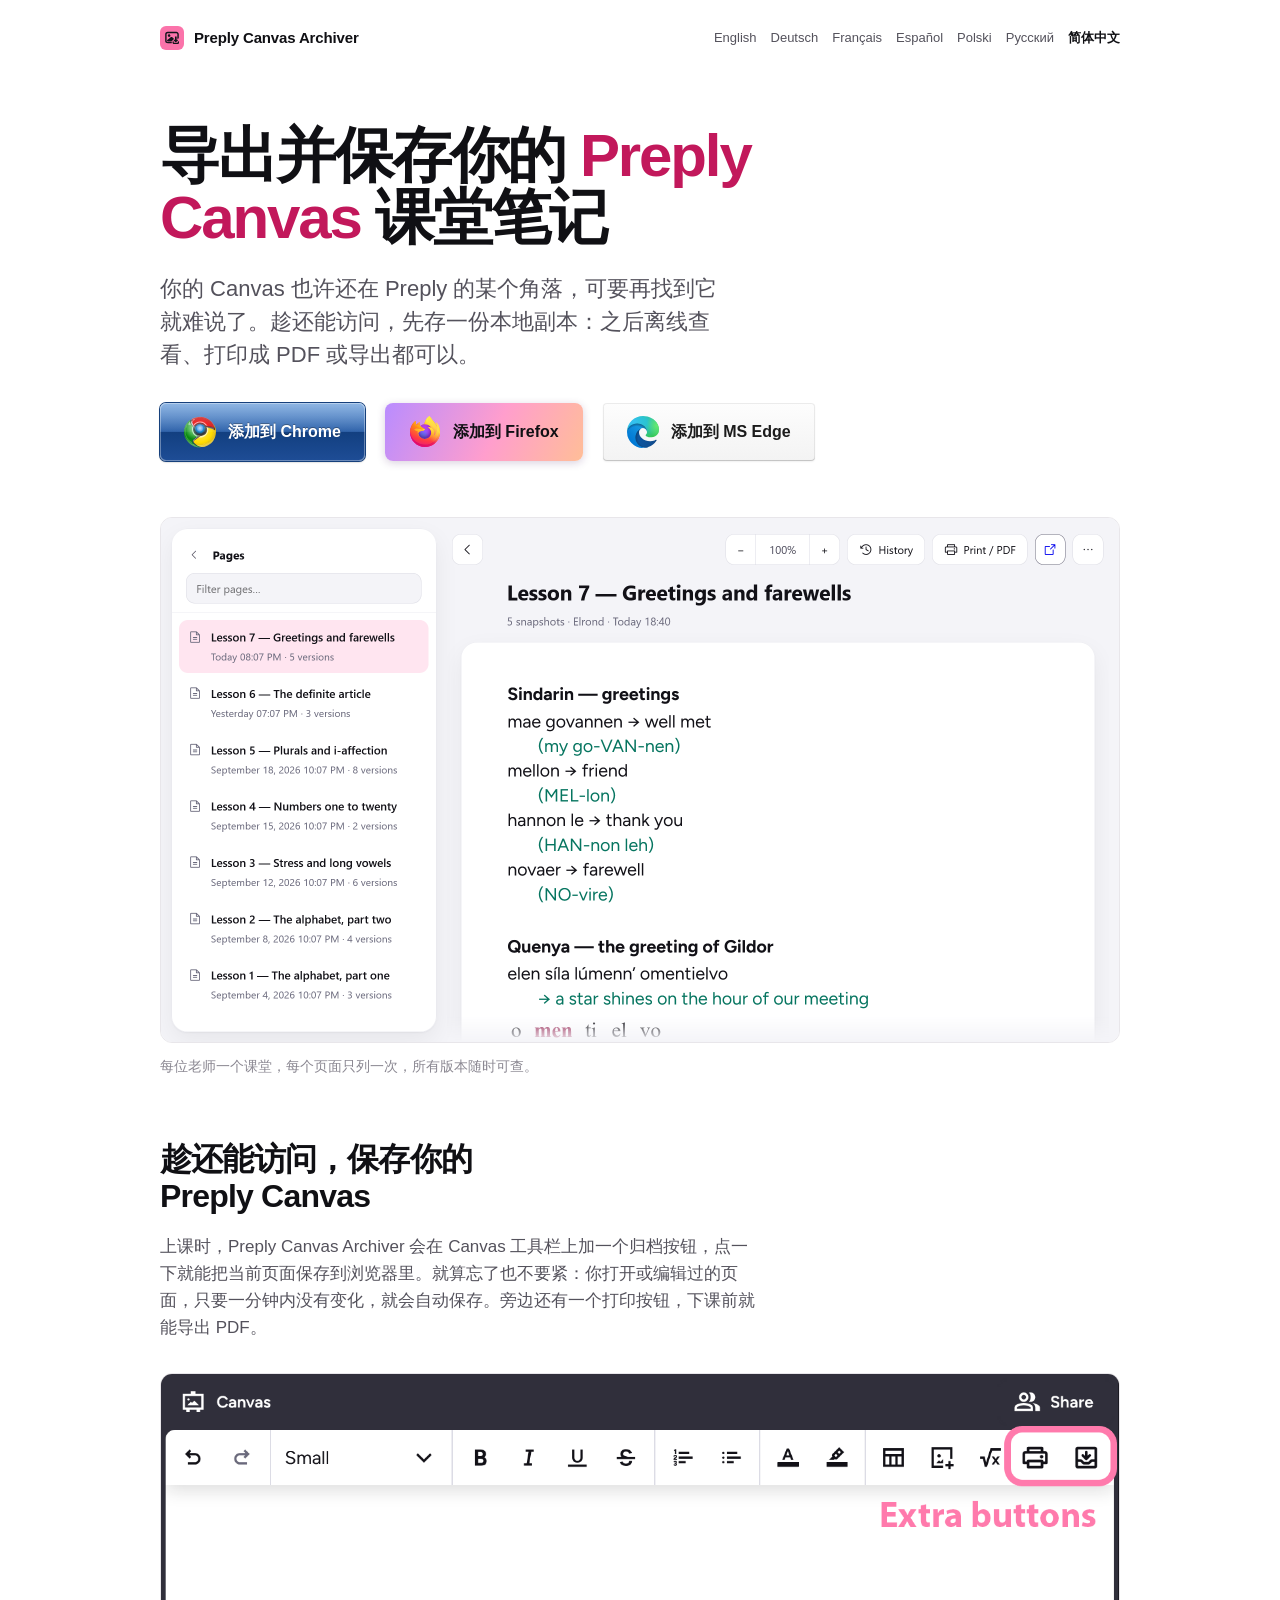
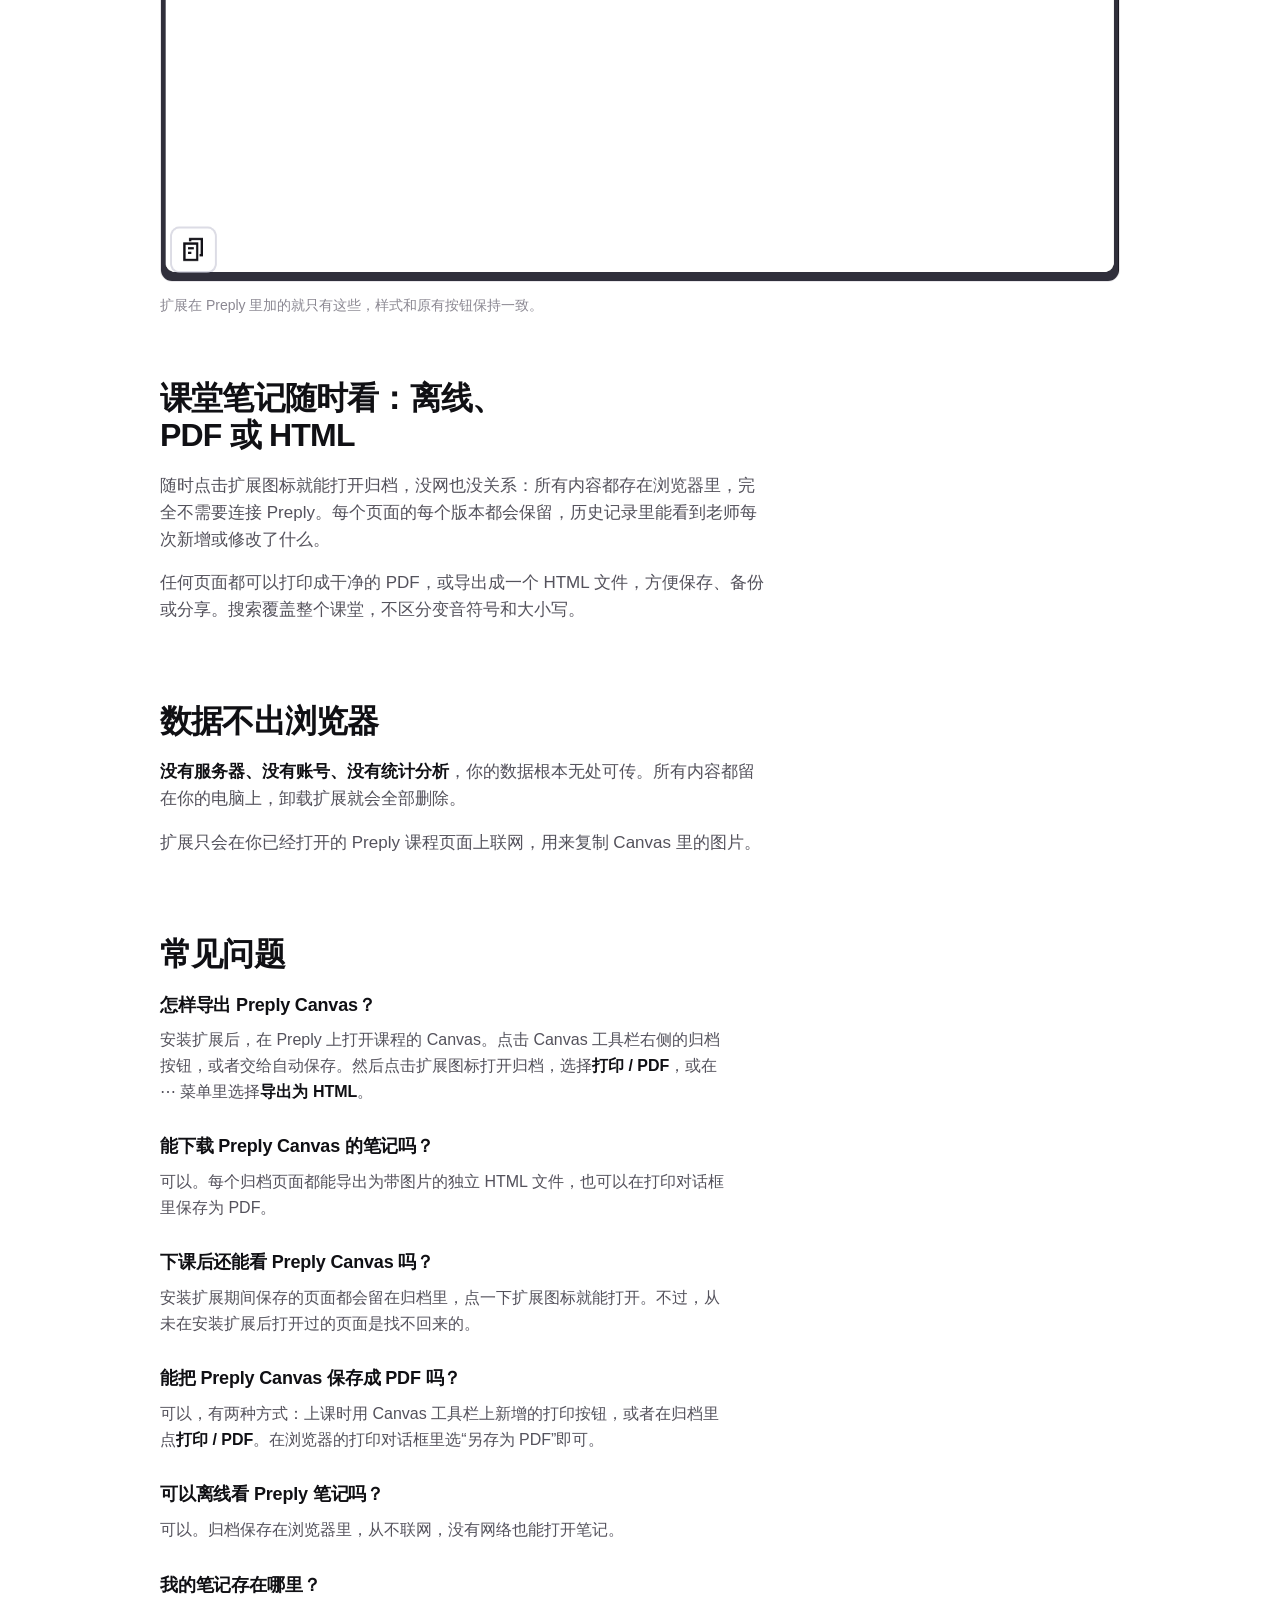
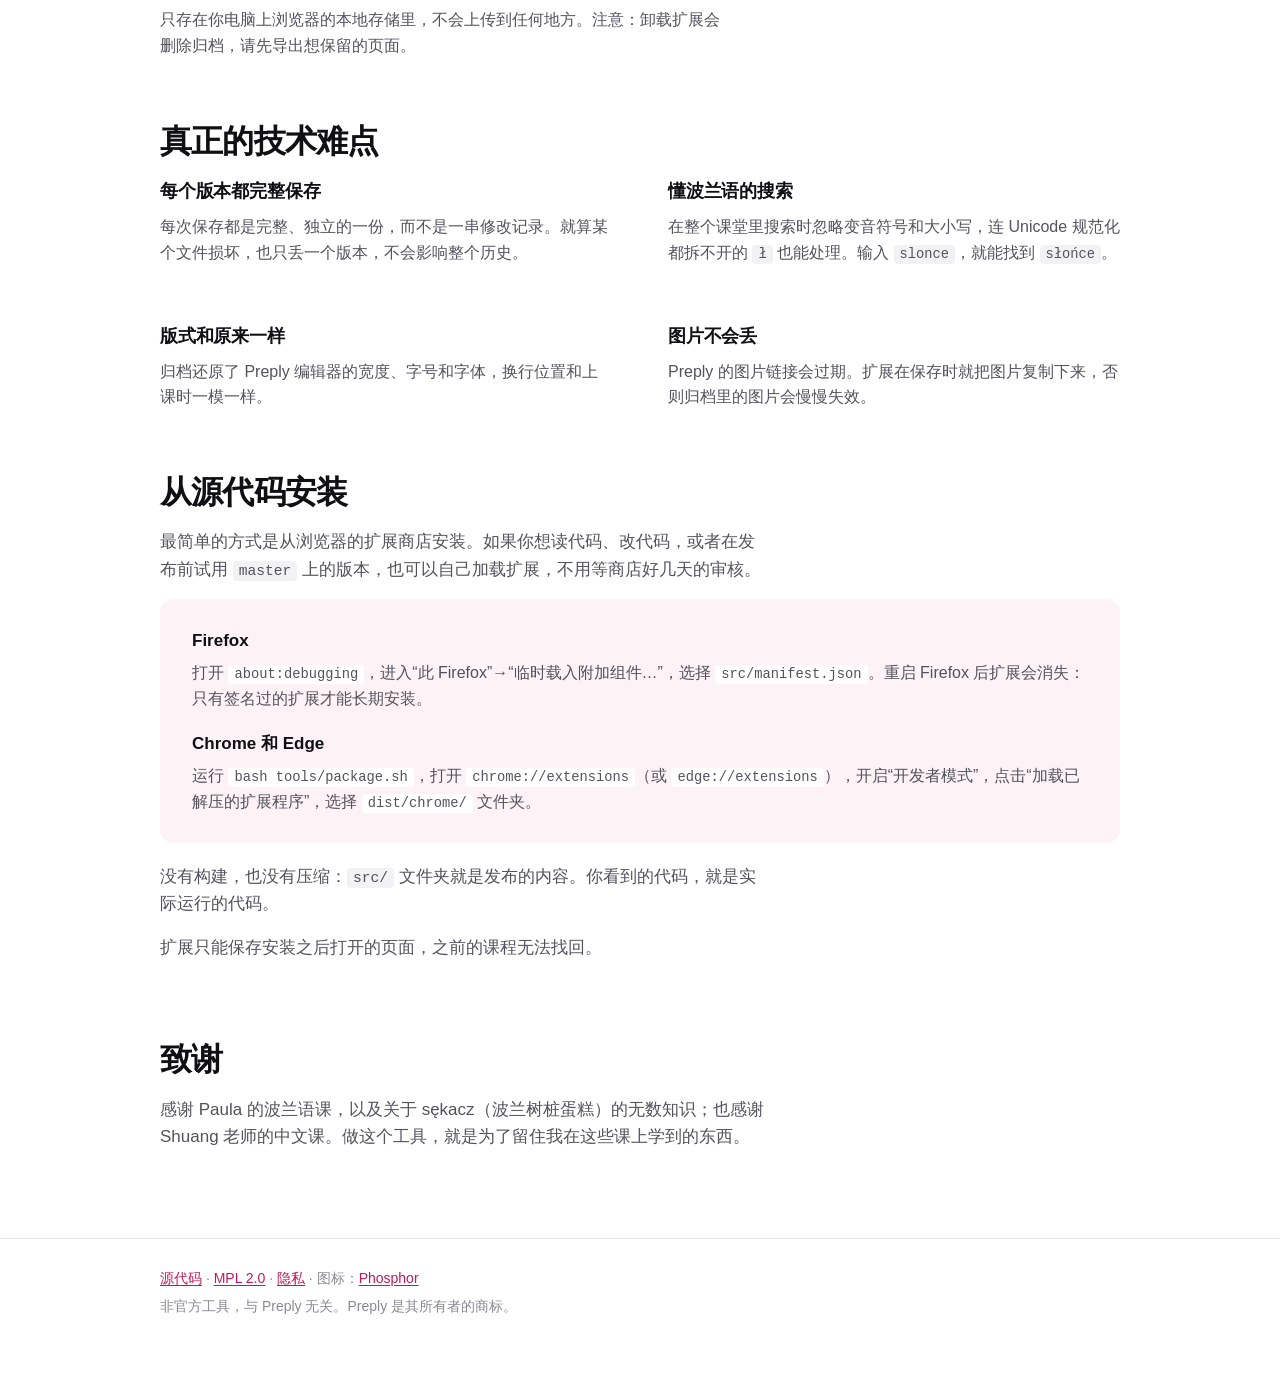
<file: docs/zh/index.html>
<!doctype html>
<!-- This Source Code Form is subject to the terms of the Mozilla Public
     License, v. 2.0. If a copy of the MPL was not distributed with this
     file, You can obtain one at https://mozilla.org/MPL/2.0/.

     Generated by tools/build-pages.sh from tools/pages/. Do not edit. -->
<html lang="zh-Hans">
<head>
<meta charset="utf-8">
<meta name="viewport" content="width=device-width, initial-scale=1">
<title>导出并保存 Preply Canvas 课堂笔记 — Preply Canvas Archiver</title>
<meta name="description" content="趁还能访问，把 Preply Canvas 课堂笔记保存到本地：可以离线查看，也能打印成 PDF 或导出为 HTML。免费浏览器扩展。">
<link rel="canonical" href="https://mars073.github.io/Preply-canvas-archiver/zh/">
<link rel="alternate" hreflang="en" href="https://mars073.github.io/Preply-canvas-archiver/">
<link rel="alternate" hreflang="de" href="https://mars073.github.io/Preply-canvas-archiver/de/">
<link rel="alternate" hreflang="fr" href="https://mars073.github.io/Preply-canvas-archiver/fr/">
<link rel="alternate" hreflang="es" href="https://mars073.github.io/Preply-canvas-archiver/es/">
<link rel="alternate" hreflang="pl" href="https://mars073.github.io/Preply-canvas-archiver/pl/">
<link rel="alternate" hreflang="ru" href="https://mars073.github.io/Preply-canvas-archiver/ru/">
<link rel="alternate" hreflang="zh-Hans" href="https://mars073.github.io/Preply-canvas-archiver/zh/">
<link rel="alternate" hreflang="x-default" href="https://mars073.github.io/Preply-canvas-archiver/">
<link rel="icon" type="image/svg+xml" href="../logo.svg">
<meta property="og:type" content="website">
<meta property="og:site_name" content="Preply Canvas Archiver">
<meta property="og:locale" content="zh_CN">
<meta property="og:locale:alternate" content="en_US">
<meta property="og:locale:alternate" content="de_DE">
<meta property="og:locale:alternate" content="fr_FR">
<meta property="og:locale:alternate" content="es_ES">
<meta property="og:locale:alternate" content="pl_PL">
<meta property="og:locale:alternate" content="ru_RU">
<meta property="og:title" content="导出并保存你的 Preply Canvas 课堂笔记">
<meta property="og:description" content="趁还能访问，给你的 Preply Canvas 留一份本地副本：离线查看、打印成 PDF 或导出都可以。">
<meta property="og:url" content="https://mars073.github.io/Preply-canvas-archiver/zh/">
<meta property="og:image" content="https://mars073.github.io/Preply-canvas-archiver/og-image.png">
<meta property="og:image:width" content="1200">
<meta property="og:image:height" content="630">
<meta property="og:image:alt" content="Preply 课堂的归档，以及一页已保存的 Canvas。">
<meta name="twitter:card" content="summary_large_image">
<script type="application/ld+json">
{
  "@context": "https://schema.org",
  "@graph": [
    {
      "@type": "SoftwareApplication",
      "name": "Preply Canvas Archiver",
      "applicationCategory": "BrowserApplication",
      "operatingSystem": "Firefox, Chrome, Edge",
      "description": "一款浏览器扩展，把 Preply 课程的 Canvas 页面保存到本地，方便离线查看、打印成 PDF 或导出为 HTML，并保留所有版本。",
      "url": "https://mars073.github.io/Preply-canvas-archiver/zh/",
      "codeRepository": "https://github.com/Mars073/Preply-canvas-archiver",
      "license": "https://www.mozilla.org/MPL/2.0/",
      "isAccessibleForFree": true,
      "offers": {
        "@type": "Offer",
        "price": "0",
        "priceCurrency": "EUR"
      },
      "inLanguage": [
        "en",
        "de",
        "fr",
        "es",
        "pl",
        "ru",
        "zh-Hans"
      ]
    },
    {
      "@type": "FAQPage",
      "inLanguage": "zh-Hans",
      "mainEntity": [
        {
          "@type": "Question",
          "name": "怎样导出 Preply Canvas？",
          "acceptedAnswer": {
            "@type": "Answer",
            "text": "安装扩展后，在 Preply 上打开课程的 Canvas。点击 Canvas 工具栏右侧的归档按钮，或者交给自动保存。然后点击扩展图标打开归档，选择打印 / PDF，或在 ⋯ 菜单里选择导出为 HTML。"
          }
        },
        {
          "@type": "Question",
          "name": "能下载 Preply Canvas 的笔记吗？",
          "acceptedAnswer": {
            "@type": "Answer",
            "text": "可以。每个归档页面都能导出为带图片的独立 HTML 文件，也可以在打印对话框里保存为 PDF。"
          }
        },
        {
          "@type": "Question",
          "name": "下课后还能看 Preply Canvas 吗？",
          "acceptedAnswer": {
            "@type": "Answer",
            "text": "安装扩展期间保存的页面都会留在归档里，点一下扩展图标就能打开。不过，从未在安装扩展后打开过的页面是找不回来的。"
          }
        },
        {
          "@type": "Question",
          "name": "能把 Preply Canvas 保存成 PDF 吗？",
          "acceptedAnswer": {
            "@type": "Answer",
            "text": "可以，有两种方式：上课时用 Canvas 工具栏上新增的打印按钮，或者在归档里点打印 / PDF。在浏览器的打印对话框里选“另存为 PDF”即可。"
          }
        },
        {
          "@type": "Question",
          "name": "可以离线看 Preply 笔记吗？",
          "acceptedAnswer": {
            "@type": "Answer",
            "text": "可以。归档保存在浏览器里，从不联网，没有网络也能打开笔记。"
          }
        },
        {
          "@type": "Question",
          "name": "我的笔记存在哪里？",
          "acceptedAnswer": {
            "@type": "Answer",
            "text": "只存在你电脑上浏览器的本地存储里，不会上传到任何地方。注意：卸载扩展会删除归档，请先导出想保留的页面。"
          }
        }
      ]
    }
  ]
}
</script>
<style>
:root{
  --bg:#fff; --ink:#101014; --ink-2:#54525c; --ink-3:#8b8892;
  --rule:#e8e6ea; --accent:#c2185b; --tint:#fdf2f6;
  --ease-out:cubic-bezier(.22,.61,.36,1);
  --w:64rem;
}
*{box-sizing:border-box}
body{
  margin:0;background:var(--bg);color:var(--ink);
  font:17px/1.6 -apple-system,BlinkMacSystemFont,"Segoe UI",Roboto,Helvetica,Arial,sans-serif;
  -webkit-font-smoothing:antialiased;
}
.w{max-width:var(--w);margin:0 auto;padding:0 32px}
a{color:var(--accent);text-underline-offset:2px}
:focus-visible{outline:2px solid var(--accent);outline-offset:3px;border-radius:4px}
.skip{position:absolute;left:32px;top:20px;transform:translateY(-250%);
  background:var(--ink);color:#fff;padding:10px 16px;text-decoration:none;z-index:9}
.skip:focus{transform:none}
.top{display:flex;flex-wrap:wrap;align-items:center;gap:10px;padding:26px 0}
.top img{width:24px;height:24px;border-radius:6px}
.top b{font-size:15px;font-weight:650;letter-spacing:-.01em}
.top nav{margin-left:auto;display:flex;flex-wrap:wrap;gap:4px 14px;font-size:13px}
.top nav a{color:var(--ink-2);text-decoration:none;padding:2px 0}
.top nav a:hover{color:var(--accent);text-decoration:underline}
.top nav a[aria-current]{color:var(--ink);font-weight:650}
h1{font-size:clamp(34px,5.6vw,60px);line-height:1.04;letter-spacing:-.035em;
  font-weight:680;margin:48px 0 0;max-width:20ch}
h1 em{font-style:normal;color:var(--accent)}
.sub{font-size:clamp(18px,2.1vw,22px);line-height:1.5;color:var(--ink-2);
  max-width:46ch;margin:22px 0 0}
.actions{display:flex;gap:20px;align-items:center;flex-wrap:wrap;margin:32px 0 0}
.actions > a{display:inline-flex;align-items:center;gap:12px;
  background:var(--ink);color:#fff;
  padding:13px 24px;border-radius:8px;text-decoration:none;font-weight:600;font-size:16px}
.actions > a:hover{background:var(--accent)}
.actions > a.glossy{position:relative;overflow:hidden;
  border-radius:6px;
  background:linear-gradient(#5590d6,#255ba6 49%,#123f80 50%,#1e4d96);
  box-shadow:inset 0 0 0 1px rgba(255,255,255,.35),
             0 0 0 1px #16407c,
             0 1px 2px rgba(0,0,0,.35);
  text-shadow:0 -1px 0 rgba(0,0,0,.35)}
.actions > a.glossy::after{content:"";position:absolute;
  left:0;right:0;top:0;height:50%;pointer-events:none;
  background:linear-gradient(rgba(255,255,255,.35),rgba(255,255,255,.05))}
.actions > a.glossy:hover{
  background:linear-gradient(#6ba2e2,#2e69b8 49%,#174a90 50%,#2557a6)}
.actions > a.glossy:active{
  background:linear-gradient(#123f80,#255ba6 50%,#3f7cc0);
  box-shadow:inset 0 2px 3px rgba(0,0,0,.35), 0 0 0 1px #16407c}
.actions > a.glossy:active::after{opacity:.35}
.actions > a.edge{border-radius:4px;color:#1b1b1b;
  background:linear-gradient(#fdfdfd,#f3f3f3);
  box-shadow:inset 0 0 0 1px rgba(0,0,0,.07),
             inset 0 -1px 0 rgba(0,0,0,.13),
             0 1px 2px rgba(0,0,0,.06)}
.actions > a.edge:hover{background:linear-gradient(#f6f6f6,#ededed)}
.actions > a.edge:active{background:#eaeaea;
  box-shadow:inset 0 0 0 1px rgba(0,0,0,.09)}
.actions img{display:block;flex:0 0 auto;width:32px;height:32px}
.actions > a.alpenglow{color:var(--ink);overflow:hidden;
  background:linear-gradient(115deg,#b98cff,#ff9ecd 25%,#ffc58c 50%,#ff9ecd 75%,#b98cff);
  background-size:220% 220%;background-position:0% 0%;
  box-shadow:0 2px 8px rgba(64,20,90,.2);
  transition:background-position .6s var(--ease-out), box-shadow .3s var(--ease-out)}
.actions > a.alpenglow .face{display:inline-flex;align-items:center;gap:12px;
  transition:transform .3s var(--ease-out)}
.actions > a.alpenglow:hover{background-position:100% 100%;
  box-shadow:0 5px 14px rgba(64,20,90,.26)}
.actions > a.alpenglow:hover .face{transform:scale(1.06)}
.actions > a.alpenglow:active{box-shadow:0 1px 3px rgba(64,20,90,.22)}
.actions > a.alpenglow:active .face{transform:scale(1.02)}
@media (prefers-reduced-motion: reduce){
  .actions > a.alpenglow,.actions > a.alpenglow .face{transition:none}
  .actions > a.alpenglow:hover .face,
  .actions > a.alpenglow:active .face{transform:none}
}
.shot{margin:56px 0 0;border:1px solid var(--rule);border-radius:12px;
  overflow:hidden;background:var(--bg)}
.shot img{width:100%;height:auto;display:block}
.cap{margin:12px 0 0;font-size:14px;color:var(--ink-3)}
section{padding:64px 0 0}
h2{font-size:clamp(24px,3vw,32px);line-height:1.15;letter-spacing:-.025em;
  font-weight:660;margin:0 0 18px;max-width:22ch}
p{margin:0 0 16px;max-width:64ch;color:var(--ink-2);
  text-align:justify;hyphens:auto}
p strong{color:var(--ink);font-weight:600}
:lang(zh) p{text-align:start}
.pair{display:grid;gap:36px;grid-template-columns:1fr}
@media (min-width:800px){.pair{grid-template-columns:1fr 1fr;gap:56px}}
.pair h3{font-size:18px;font-weight:650;margin:0 0 8px;letter-spacing:-.01em}
.pair p{margin:0;font-size:16px}
.faq h3{font-size:18px;font-weight:650;margin:28px 0 8px;letter-spacing:-.01em;max-width:64ch}
.faq h3:first-child{margin-top:0}
.faq p{margin:0;font-size:16px}
.steps{background:var(--tint);border-radius:14px;padding:28px 32px;margin-top:8px}
.steps dt{font-weight:650;margin-top:18px}
.steps dt:first-of-type{margin-top:0}
.steps dd{margin:6px 0 0;color:var(--ink-2);font-size:16px}
code{font-family:ui-monospace,SFMono-Regular,Menlo,Consolas,monospace;
  font-size:.86em;background:#f2f1f4;padding:2px 6px;border-radius:4px}
.steps code{background:#fff}
footer{margin-top:88px;border-top:1px solid var(--rule);padding:28px 0 64px}
footer p{font-size:14px;color:var(--ink-3);margin:0 0 6px;max-width:none}
</style>
</head>
<body>

<a class="skip" href="#content">跳到正文</a>

<div class="w">
  <header class="top">
    <img src="../logo.svg" alt="">
    <b>Preply Canvas Archiver</b>
    <nav aria-label="语言">
      <a href="../" hreflang="en" lang="en">English</a>
      <a href="../de/" hreflang="de" lang="de">Deutsch</a>
      <a href="../fr/" hreflang="fr" lang="fr">Français</a>
      <a href="../es/" hreflang="es" lang="es">Español</a>
      <a href="../pl/" hreflang="pl" lang="pl">Polski</a>
      <a href="../ru/" hreflang="ru" lang="ru">Русский</a>
      <a href="../zh/" hreflang="zh-Hans" lang="zh-Hans" aria-current="page">简体中文</a>
    </nav>
  </header>
</div>

<main id="content">
  <div class="w">

    <h1>导出并保存你的 <em>Preply Canvas</em> 课堂笔记</h1>
    <p class="sub">你的 Canvas 也许还在 Preply 的某个角落，可要再找到它就难说了。趁还能访问，先存一份本地副本：之后离线查看、打印成 PDF 或导出都可以。</p>
    <div class="actions">
      <a class="glossy" href="https://chromewebstore.google.com/detail/preply-canvas-archiver/clhcjjambcaodbnaenpimnbedlhohmdj">
        <img src="../icons/chrome.svg" width="32" height="32" alt="" aria-hidden="true">
        添加到 Chrome
      </a>
      <a class="alpenglow" href="https://addons.mozilla.org/firefox/addon/preply-canvas-archiver/">
        <span class="face">
          <img src="../icons/firefox.svg" width="32" height="32" alt="" aria-hidden="true">
          添加到 Firefox
        </span>
      </a>
      <a class="edge" href="https://microsoftedge.microsoft.com/addons/detail/preply-canvas-archiver/ocbalfmganjedonhaekgbpkiljhiongf">
        <img src="../icons/edge.svg" width="32" height="32" alt="" aria-hidden="true">
        添加到 MS Edge
      </a>
    </div>

    <div class="shot">
      <img src="../screenshots/archive-viewer.png" width="1916" height="1048" decoding="async"
           alt="归档界面：左边是一个课堂的页面列表，右边是已保存的页面，上方有缩放、历史记录和打印按钮。">
    </div>
    <p class="cap">每位老师一个课堂，每个页面只列一次，所有版本随时可查。</p>

    <section>
      <h2>趁还能访问，保存你的 Preply Canvas</h2>
      <p>上课时，Preply Canvas Archiver 会在 Canvas 工具栏上加一个归档按钮，点一下就能把当前页面保存到浏览器里。就算忘了也不要紧：你打开或编辑过的页面，只要一分钟内没有变化，就会自动保存。旁边还有一个打印按钮，下课前就能导出 PDF。</p>
      <div class="shot" style="margin-top:32px">
        <img src="../screenshots/toolbar-button.png" width="1461" height="772" loading="lazy" decoding="async"
             alt="Preply 的 Canvas 工具栏右侧多了两个按钮（打印和归档），用粉色框圈出，标注为“Extra buttons”。">
      </div>
      <p class="cap">扩展在 Preply 里加的就只有这些，样式和原有按钮保持一致。</p>
    </section>

    <section>
      <h2>课堂笔记随时看：离线、PDF 或 HTML</h2>
      <p>随时点击扩展图标就能打开归档，没网也没关系：所有内容都存在浏览器里，完全不需要连接 Preply。每个页面的每个版本都会保留，历史记录里能看到老师每次新增或修改了什么。</p>
      <p>任何页面都可以打印成干净的 PDF，或导出成一个 HTML 文件，方便保存、备份或分享。搜索覆盖整个课堂，不区分变音符号和大小写。</p>
    </section>

    <section>
      <h2>数据不出浏览器</h2>
      <p><strong>没有服务器、没有账号、没有统计分析</strong>，你的数据根本无处可传。所有内容都留在你的电脑上，卸载扩展就会全部删除。</p>
      <p>扩展只会在你已经打开的 Preply 课程页面上联网，用来复制 Canvas 里的图片。</p>
    </section>

    <section id="faq">
      <h2>常见问题</h2>
      <div class="faq">
        <h3>怎样导出 Preply Canvas？</h3>
        <p>安装扩展后，在 Preply 上打开课程的 Canvas。点击 Canvas 工具栏右侧的归档按钮，或者交给自动保存。然后点击扩展图标打开归档，选择<strong>打印 / PDF</strong>，或在 ⋯ 菜单里选择<strong>导出为 HTML</strong>。</p>
        <h3>能下载 Preply Canvas 的笔记吗？</h3>
        <p>可以。每个归档页面都能导出为带图片的独立 HTML 文件，也可以在打印对话框里保存为 PDF。</p>
        <h3>下课后还能看 Preply Canvas 吗？</h3>
        <p>安装扩展期间保存的页面都会留在归档里，点一下扩展图标就能打开。不过，从未在安装扩展后打开过的页面是找不回来的。</p>
        <h3>能把 Preply Canvas 保存成 PDF 吗？</h3>
        <p>可以，有两种方式：上课时用 Canvas 工具栏上新增的打印按钮，或者在归档里点<strong>打印 / PDF</strong>。在浏览器的打印对话框里选“另存为 PDF”即可。</p>
        <h3>可以离线看 Preply 笔记吗？</h3>
        <p>可以。归档保存在浏览器里，从不联网，没有网络也能打开笔记。</p>
        <h3>我的笔记存在哪里？</h3>
        <p>只存在你电脑上浏览器的本地存储里，不会上传到任何地方。注意：卸载扩展会删除归档，请先导出想保留的页面。</p>
      </div>
    </section>

    <section>
      <h2>真正的技术难点</h2>
      <div class="pair">
        <div>
          <h3>每个版本都完整保存</h3>
          <p>每次保存都是完整、独立的一份，而不是一串修改记录。就算某个文件损坏，也只丢一个版本，不会影响整个历史。</p>
        </div>
        <div>
          <h3>懂波兰语的搜索</h3>
          <p>在整个课堂里搜索时忽略变音符号和大小写，连 Unicode 规范化都拆不开的 <code>ł</code> 也能处理。输入 <code>slonce</code>，就能找到 <code>słońce</code>。</p>
        </div>
        <div>
          <h3>版式和原来一样</h3>
          <p>归档还原了 Preply 编辑器的宽度、字号和字体，换行位置和上课时一模一样。</p>
        </div>
        <div>
          <h3>图片不会丢</h3>
          <p>Preply 的图片链接会过期。扩展在保存时就把图片复制下来，否则归档里的图片会慢慢失效。</p>
        </div>
      </div>
    </section>

    <section>
      <h2>从源代码安装</h2>
      <p>最简单的方式是从浏览器的扩展商店安装。如果你想读代码、改代码，或者在发布前试用 <code>master</code> 上的版本，也可以自己加载扩展，不用等商店好几天的审核。</p>
      <dl class="steps">
        <dt>Firefox</dt>
        <dd>打开 <code>about:debugging</code>，进入“此 Firefox”→“临时载入附加组件…”，选择 <code>src/manifest.json</code>。重启 Firefox 后扩展会消失：只有签名过的扩展才能长期安装。</dd>
        <dt>Chrome 和 Edge</dt>
        <dd>运行 <code>bash tools/package.sh</code>，打开 <code>chrome://extensions</code>（或 <code>edge://extensions</code>），开启“开发者模式”，点击“加载已解压的扩展程序”，选择 <code>dist/chrome/</code> 文件夹。</dd>
      </dl>
      <p style="margin-top:20px">没有构建，也没有压缩：<code>src/</code> 文件夹就是发布的内容。你看到的代码，就是实际运行的代码。</p>
      <p>扩展只能保存安装之后打开的页面，之前的课程无法找回。</p>
    </section>

    <section>
      <h2>致谢</h2>
      <p>感谢 Paula 的波兰语课，以及关于 sękacz（波兰树桩蛋糕）的无数知识；也感谢 Shuang 老师的中文课。做这个工具，就是为了留住我在这些课上学到的东西。</p>
    </section>

  </div>
</main>

<footer>
  <div class="w">
    <p><a href="https://github.com/Mars073/Preply-canvas-archiver">源代码</a> ·
       <a href="https://github.com/Mars073/Preply-canvas-archiver/blob/master/LICENSE">MPL&nbsp;2.0</a> ·
       <a href="https://github.com/Mars073/Preply-canvas-archiver/blob/master/PRIVACY.md">隐私</a> ·
       图标：<a href="https://phosphoricons.com">Phosphor</a></p>
    <p>非官方工具，与 Preply 无关。Preply 是其所有者的商标。</p>
  </div>
</footer>

</body>
</html>
</file>
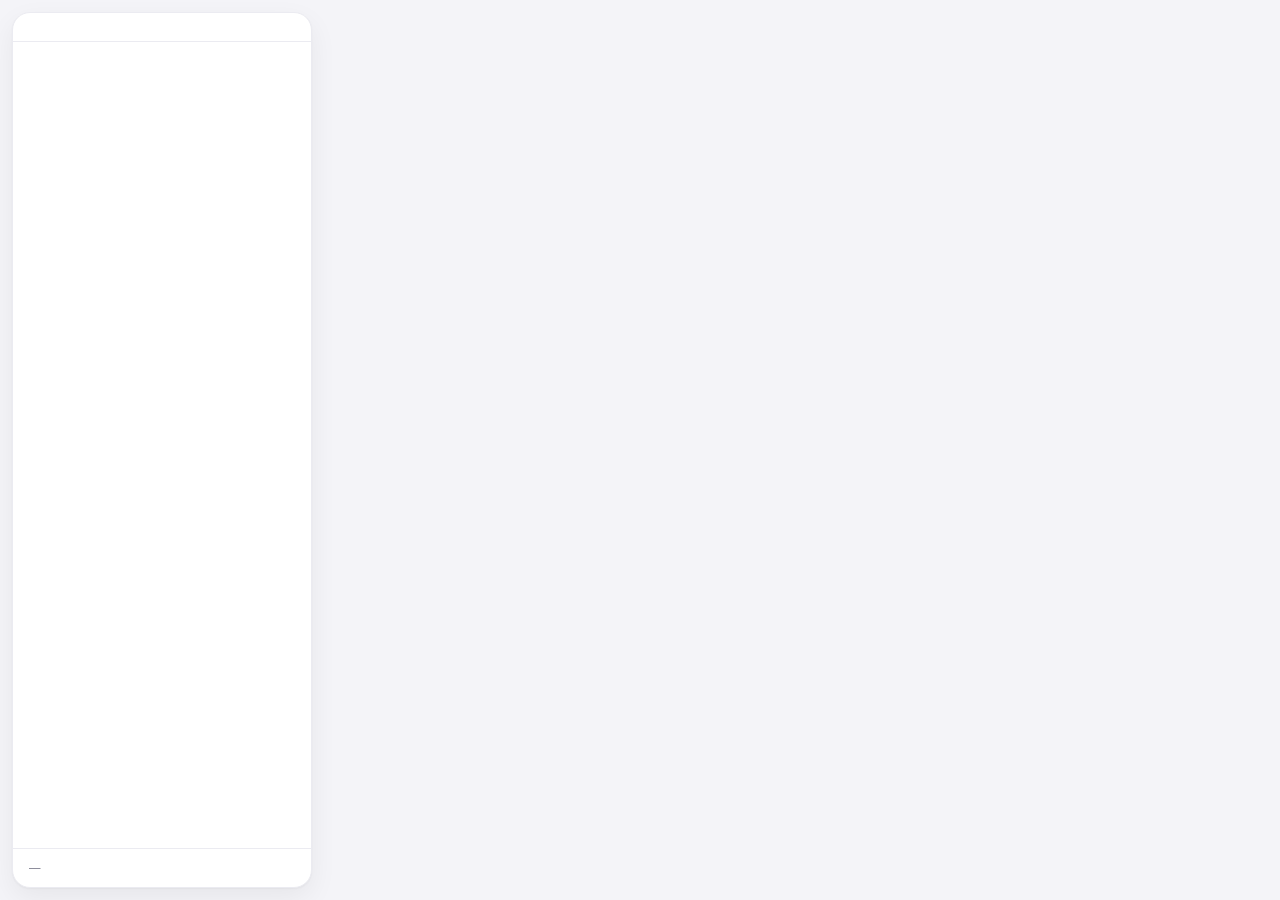
<file: src/viewer.html>
<!doctype html>
<!-- This Source Code Form is subject to the terms of the Mozilla Public
     License, v. 2.0. If a copy of the MPL was not distributed with this
     file, You can obtain one at https://mozilla.org/MPL/2.0/. -->
<html lang="en">
<head>
<meta charset="utf-8">
<title>Canvas Backup — archives</title>
<!-- Path relative to the extension package: no web_accessible_resources entry
     is needed, since the page belongs to that same package. -->
<link rel="icon" type="image/svg+xml" href="logo.svg">
<style>
  /* Figtree, the typeface of Preply's editor, bundled so an archive keeps the
     proportions of the original. SIL Open Font License; fonts/OFL.txt ships
     beside it, which the licence requires.

     Variable woff2, both slopes: 56 KB for the pair, against 712 KB for the
     TTF set Google Fonts hands out. */
  @font-face{
    font-family:"Figtree";
    src:url("fonts/Figtree-variable.woff2") format("woff2");
    font-weight:100 900;
    font-style:normal;
    font-display:swap;
  }
  /* A separate italic file, so an <em> in a lesson gets a drawn italic rather
     than an upright slanted by the browser. */
  @font-face{
    font-family:"Figtree";
    src:url("fonts/Figtree-italic-variable.woff2") format("woff2");
    font-weight:100 900;
    font-style:italic;
    font-display:swap;
  }

  /* Preply palette, extracted from their design tokens (preply-recon-1.json).
     Their exact ramp, not an approximation read off a screenshot. */
  :root{
    --bg:#f4f4f8; --panel:#fff; --line:#dcdce5; --line-soft:#ebebf1;
    --ink:#121117; --ink-2:#4d4c5c; --ink-3:#6a697c;
    --accent:#d13d76; --accent-strong:#901443;
    --accent-soft:#ffe5f0; --accent-line:#ffc2d9;
    --danger:#c9160d; --danger-line:#fdc2be; --ok:#067560;
    --radius:10px; --radius-lg:18px; --radius-btn:10px;
    --gap:12px;
    /* Two movements, two timings. --slide folds the panels away: an occasional
       gesture, a long travel, and a symmetric ease that suits both. */
    --slide:.34s; --ease:cubic-bezier(.4,0,.2,1);
    /* The swap gets its own pair. Its curve decelerates instead of easing in
       and out: over a short distance a slow start eats most of the duration
       and what remains reads as a lurch. Leaving at full speed and settling
       is what makes a short move feel deliberate rather than hurried. */
    --slide-nav:.26s; --ease-nav:cubic-bezier(0,0,.2,1);
    /* Every control in the document toolbar, whatever it holds. */
    --btn-h:35px;
    /* Two layers: a tight contact shadow at the edge of the card, and a wide,
       very pale one for detachment. A single shadow gives either a dirty halo
       or a hard edge. */
    --shadow:0 1px 2px rgba(18,17,23,.04), 0 10px 28px rgba(18,17,23,.06);
    /* Where the history panel starts: the toolbar box plus the small gap that
       sets it apart from it. Measured, not derived — CSS cannot ask the
       toolbar how tall it is. The edge fades deliberately do NOT use this:
       they need the toolbar height exactly, gap excluded, and reusing this
       number for both is what left the top fade sitting too low. */
    --history-top:52px;
    --doc-width:1089px; --doc-pad-x:52px;
  }
  *{box-sizing:border-box}
  /* An id selector (#topbar{display:flex}) beats the UA [hidden]{display:none}
     rule. Without this, anything hidden from JS stays on screen. */
  [hidden]{display:none !important}
  html,body{height:100%}
  /* The columns no longer touch: they float in a gutter, so separation comes
     from empty space rather than from rules. */
  body{
    margin:0; display:grid; grid-template-columns:264px 300px 1fr;
    padding:var(--gap); gap:var(--gap);
    background:var(--bg); color:var(--ink);
    font:14px/1.55 -apple-system,"Segoe UI",Roboto,Helvetica,Arial,sans-serif;
    -webkit-user-select:none; user-select:none;
    /* Panels leave by sliding past the left edge; without this they would
       widen the page instead of disappearing behind it. */
    overflow:hidden;
    transition:grid-template-columns var(--slide) var(--ease),
               gap var(--slide) var(--ease);
  }
  /* Focus mode: both navigation panels give way to the document, which is the
     product. Once a page is chosen they are secondary.

     The tracks collapse to zero rather than being removed: the list stays
     three items long, which is what makes it interpolable at all — a list of
     a different length does not animate, it snaps.

     Each panel keeps its own width and is pinned to the END of its track, so
     a collapsing track drags it leftwards. The two tracks collapse across the
     same span, so on the way out the pages panel slides over the classrooms
     panel and covers it, and uncovers it on the way back. That overlap is the
     whole effect; it falls out of the geometry rather than being staged. */
  #classrooms{width:264px}
  #pages{width:300px}
  #classrooms,#pages{justify-self:end;transition:visibility 0s}
  body.focus{grid-template-columns:0px 0px 1fr;gap:0}
  /* Hidden only once the slide is over, otherwise the panel vanishes mid-
     flight. visibility, not display: it drops them from the tab order and
     from the accessibility tree, which off-screen alone would not. */
  body.focus #classrooms,body.focus #pages{
    visibility:hidden;transition:visibility 0s var(--slide);
  }

  button{font:inherit;color:inherit}
  :focus-visible{outline:2px solid var(--accent);outline-offset:2px;border-radius:6px}

  /* Screen readers only: never display:none, which would hide it from them too. */
  .sr-only{position:absolute;width:1px;height:1px;margin:-1px;padding:0;
    overflow:hidden;clip-path:inset(50%);white-space:nowrap;border:0}

  /* Skip link: navigation holds dozens of buttons before the document. Hidden
     visually when unfocused, never removed from the DOM. */
  .skip{position:absolute;left:var(--gap);top:var(--gap);z-index:100;
    transform:translateY(-200%);
    padding:10px 16px;border-radius:var(--radius-btn);
    background:var(--ink);color:#fff;text-decoration:none;font-size:13px}
  .skip:focus{transform:none}

  ul{list-style:none;margin:0;padding:0}

  /* ---------- column 1: classrooms ---------- */
  /* Card: a light rule for the outline, a shadow for the detachment. */
  .card{background:var(--panel);border:1px solid var(--line-soft);
    border-radius:var(--radius-lg);box-shadow:var(--shadow);overflow:hidden}

  #classrooms{display:flex;flex-direction:column}
  .col-head{padding:16px 16px 10px;border-bottom:1px solid var(--line-soft)}
  .col-head h2{margin:0;font-size:13px;font-weight:650;letter-spacing:.01em}
  .head-row{display:flex;align-items:center;gap:8px}
  /* Quiet square buttons living inside a panel header rather than a toolbar.
     No frame: one there reads as a second card edge, so the hover cue moves to
     the background, which the border was carrying. The focus ring is global
     and untouched — that one is not decoration. */
  .head-btn{width:26px;height:26px;min-width:0;padding:0;border:0;
    border-radius:6px;background:transparent;color:var(--ink-2);
    align-items:center;justify-content:center;cursor:pointer}
  .head-btn:hover{background:var(--bg);color:var(--ink)}
  .head-btn .icon{width:13px;height:13px}

  /* Both appear only at the width that needs them. The back caret is pulled
     left so the glyph, not its hit area, lines up with the heading below. */
  #back-rooms{display:none;margin-left:-4px}
  .panel-fold{display:none;position:absolute;top:12px;right:12px;z-index:2}
  .col-head .sub{margin:2px 0 0;font-size:11.5px;color:var(--ink-3)}
  /* A flex column rather than margins on the <li>: gap only applies between
     items, so no orphan margin is left at the end of the list. */
  .col-body{flex:1;overflow-y:auto;padding:8px;
    display:flex;flex-direction:column;gap:4px}

  .room{display:flex;align-items:center;gap:10px;width:100%;text-align:left;
    padding:10px;border:0;border-radius:var(--radius);background:transparent;cursor:pointer}
  .room:hover{background:var(--bg)}
  /* aria-current is set on the current item only: "false" everywhere else is
     valid but verbose when spoken. */
  .room[aria-current]{background:var(--accent-soft)}
  .room .av{flex:0 0 auto;width:48px;height:48px;border-radius:50%;overflow:hidden;
    background:var(--accent);color:#fff;display:grid;place-items:center;
    font-size:18px;font-weight:600}
  /* A photo replaces the initial: the pink ground must not show through. */
  .room .av.has-img{background:none}
  .room .av img{width:100%;height:100%;object-fit:cover;display:block}
  .room .nm{min-width:0}
  .room .nm b{display:block;font-weight:600;font-size:13.5px;
    overflow:hidden;text-overflow:ellipsis;white-space:nowrap}
  .room .nm span{font-size:11.5px;color:var(--ink-3)}
  /* Slightly smaller than button icons: this points a direction, it is not an
     action. */
  .room .chev{margin-left:auto;display:flex;color:var(--ink-3)}
  .room .chev .icon{width:14px;height:14px}

  #usage{display:flex;align-items:center;gap:10px;
    border-top:1px solid var(--line-soft);padding:10px 16px;
    font-size:11.5px;color:var(--ink-3)}
  #usage #usage-text{min-width:0}
  #repo{margin-left:auto;display:flex;flex:0 0 auto;padding:4px;
    border-radius:8px;color:var(--ink-3)}
  #repo:hover{color:var(--ink);background:var(--bg)}
  #repo .icon{width:18px;height:18px}

  /* ---------- column 2: pages ---------- */
  #pages{display:flex;flex-direction:column}
  .filter-wrap{position:relative;margin-top:8px}
  /* Right padding leaves room for the clear button, so a long term never runs
     underneath it. */
  #filter{width:100%;padding:7px 34px 7px 11px;border:1px solid var(--line);
    border-radius:var(--radius-btn);background:var(--bg);font:inherit;font-size:12.5px;
    -webkit-user-select:text;user-select:text}
  /* Chromium draws its own cross in a search field and Firefox draws none: one
     button of ours in both, rather than two crosses in one of them. */
  #filter::-webkit-search-cancel-button{-webkit-appearance:none;appearance:none}
  #filter-clear{position:absolute;top:50%;right:5px;transform:translateY(-50%);
    width:24px;height:24px;padding:0;display:flex;align-items:center;
    justify-content:center;border:0;border-radius:6px;background:transparent;
    color:var(--ink-3);cursor:pointer}
  #filter-clear:hover{background:var(--line-soft);color:var(--ink)}
  #filter-clear .icon{width:13px;height:13px}
  .page{display:flex;gap:10px;width:100%;text-align:left;padding:9px 10px;
    border:0;border-radius:var(--radius);background:transparent;cursor:pointer}
  .page:hover{background:var(--bg)}
  .page[aria-current]{background:var(--accent-soft)}
  .page .ic{flex:0 0 auto;display:flex;color:var(--ink-3);margin-top:2px}
  .page .tx{min-width:0}
  .page .tx b{display:block;font-weight:550;font-size:13px;
    overflow:hidden;text-overflow:ellipsis;white-space:nowrap}
  .page .tx span{font-size:11.5px;color:var(--ink-3)}
  /* Search excerpt: two lines at most, the match highlighted. */
  .page .tx .hit{display:-webkit-box;-webkit-line-clamp:2;-webkit-box-orient:vertical;
    overflow:hidden;color:var(--ink-2)}
  /* Yellow, not pink: pink signals selection. A match inside a selected row
     used to vanish, and the two meanings blurred into one. */
  .page .tx .hit strong{font-weight:700;color:var(--ink);
    background:#ffe875;border-radius:3px;box-shadow:0 0 0 2px #ffe875}
  .empty-filter{margin:0;padding:10px;color:var(--ink-3);font-size:12.5px}

  /* ---------- column 3: document ---------- */
  /* The work surface overflows the bottom gutter: the document scrolls to the
     window edge while the cards on the left keep their margin. Without it,
     scrolling stops on a 12 px empty band. */
  #main{display:flex;flex-direction:column;overflow:hidden;position:relative;
    margin-bottom:calc(-1 * var(--gap))}
  /* The right column is not a card: it is the work surface the document sheet
     floats on. Avoid a card inside a card. */
  #topbar{display:flex;align-items:center;gap:8px;padding:6px}

  /* Fades marking that the document continues out of sight. They hang off
     #reading, whose box IS the reading area: no toolbar height to hardcode,
     and nothing to keep in sync when the toolbar changes. A pseudo-element of
     #scroll itself would not do — it would scroll away with the content
     instead of staying at the edge.

     Each shows only when there is something to hide, which is the point: a
     fade that is always there says nothing. pointer-events:none so they never
     intercept a click or a text selection. */
  #reading{position:relative;flex:1;min-height:0;display:flex;flex-direction:column}
  #reading::before,#reading::after{content:"";position:absolute;left:0;right:0;
    height:30px;pointer-events:none;opacity:0;z-index:2;
    transition:opacity var(--slide-nav) var(--ease-nav)}
  #reading::before{top:0;background:linear-gradient(var(--bg),rgba(244,244,248,0))}
  #reading::after{bottom:0;background:linear-gradient(rgba(244,244,248,0),var(--bg))}
  #reading.fade-top::before,#reading.fade-bottom::after{opacity:1}
  #topbar h1{margin:0;font-size:20px;font-weight:650;
    overflow:hidden;text-overflow:ellipsis;white-space:nowrap}
  #actions{margin-left:auto;display:flex;gap:8px;flex:0 0 auto}
  /* Icons inherit currentColor, so they follow the button through its states
     (hover, danger, active) with no file variant. */
  .icon{width:16px;height:16px;flex:0 0 auto}
  /* One height for every toolbar control, declared rather than left to the
     content. A button holding text is as tall as its line box, ~19.4px here,
     while one holding only a 16px icon is not — three and a half pixels apart,
     which shows most inside the zoom group where the two kinds adjoin. */
  .act{display:inline-flex;align-items:center;justify-content:center;gap:6px;
    height:var(--btn-h);padding:0 13px;
    border:1px solid var(--line);border-radius:var(--radius-btn);
    background:var(--panel);font-size:12.5px;cursor:pointer;white-space:nowrap}
  .act:hover{border-color:var(--ink-3)}
  /* Dark pink text: #d13d76 on #ffe5f0 is only 3.8:1, below the AA threshold. */
  .act[aria-pressed="true"]{border-color:var(--accent);color:var(--accent-strong);
    background:var(--accent-soft)}
  .act.danger{color:var(--danger);border-color:var(--danger-line)}
  .act.danger:hover{border-color:var(--danger)}

  /* Zoom group: three adjoining buttons, borders merged. */
  #zoom{display:flex}
  #zoom .act{border-radius:0;margin-left:-1px}
  #zoom .act:first-child{border-radius:var(--radius-btn) 0 0 var(--radius-btn);margin-left:0}
  #zoom .act:last-child{border-radius:0 var(--radius-btn) var(--radius-btn) 0}
  #zoom .act:focus-visible{position:relative;z-index:1}
  /* Square-ish, and the height now comes from .act. */
  .iconly{width:var(--btn-h);min-width:0;padding:0}
  .zval{min-width:62px;padding:0;
    font-variant-numeric:tabular-nums;color:var(--ink-2)}

  /* Secondary actions menu. Delete is no longer permanently exposed: a
     destructive action does not deserve the same rank as printing. */
  #more-wrap{position:relative}
  #more-menu{position:absolute;top:calc(100% + 6px);right:0;z-index:5;
    min-width:200px;padding:6px;background:var(--panel);
    border:1px solid var(--line-soft);border-radius:var(--radius);
    box-shadow:0 1px 2px rgba(18,17,23,.04), 0 12px 32px rgba(18,17,23,.12)}
  .mi{display:flex;align-items:center;gap:8px;width:100%;text-align:left;
    padding:8px 10px;border:0;border-radius:8px;background:transparent;
    font-size:12.5px;cursor:pointer;white-space:nowrap}
  .mi:hover{background:var(--bg)}
  .mi.danger{color:var(--danger)}
  .mi.danger:hover{background:#ffeceb}

  /* Document header: in the sheet's column, not in the toolbar. The title
     lines up with the first letter of the text. */
  #sheet{max-width:calc(var(--doc-width) + var(--doc-pad-x) * 2);margin:0 auto}
  #dochead{padding:4px var(--doc-pad-x) 14px}
  #dochead h1{margin:0 0 3px;padding:2px 7px;margin-left:-7px;
    font-size:24px;font-weight:650;letter-spacing:-.01em;
    border-radius:8px;cursor:default}
  /* Affordance: nothing says a title is editable until it is hovered. This
     ground is the only hint before the double-click. */
  #dochead h1:hover{background:var(--line-soft)}
  #dochead h1[contenteditable="true"]{background:var(--panel);cursor:text;
    box-shadow:inset 0 0 0 2px var(--accent);
    -webkit-user-select:text;user-select:text}
  #meta{margin:0;font-size:12.5px;color:var(--ink-3)}

  /* Overflow on both axes: past 100% the document exceeds the pane width and
     must stay reachable by horizontal scrolling. */
  /* Side padding must exceed the blur radius of the document shadow, or
     overflow:auto slices it flat along the edges. */
  /* overflow-y is scroll, not auto: the gutter is reserved once and for all.
     The document is centred, so a scrollbar that comes and goes moves it
     sideways — and it does come and go, because re-rendering empties the
     article for an instant and the diff then adds the deleted lines back.
     Reading was drifting left and snapping back on every history toggle.
     Browsers with overlay scrollbars reserve nothing here, which is right:
     they never caused the shift. */
  #scroll{flex:1;overflow-y:scroll;overflow-x:auto;padding:0 16px 48px}
  /* Typography of Preply's editor: Figtree, 20px, ligatures off. Without this
     baseline an archived <span style="font-size:20px"> looks 1.43x larger than
     its surroundings, where in Preply it blends in. */
  /* --doc-width is the width of Preply's text column. max-width targets the
     border box (box-sizing:border-box), hence adding the padding: without it
     the column would be 1089 - 104 px and lines would break elsewhere. */
  #doc{padding:44px var(--doc-pad-x);background:var(--panel);
    border:1px solid var(--line-soft);border-radius:var(--radius-lg);
    box-shadow:var(--shadow);
    -webkit-user-select:text;user-select:text;
    font-family:"Figtree","Noto Sans",-apple-system,"Segoe UI",Roboto,sans-serif;
    font-size:20px;line-height:1.4;font-weight:400;
    font-feature-settings:"liga" 0;font-variant-ligatures:none}
  /* Everything below is measured against a live Canvas, not chosen: the values
     that were here before were invented, and every one of them was wrong.
     Preply spaces its blocks with line-height alone and gives them no margin,
     indents the list item rather than the list, and pads its cells twice as
     generously as was guessed here.

     `break-spaces` is the editor's own: a run of spaces is kept as typed, which
     in a language lesson is sometimes the point. */
  #doc{white-space:break-spaces}
  #doc p{margin:0;min-height:1.55em}
  /* The stylesheet resets `ul` for the interface, and that reset reached into
     the archived document as well — every bullet in every lesson was gone. */
  #doc ul{list-style:disc}
  #doc ol{list-style:decimal}
  #doc ul,#doc ol{margin:0;padding-left:0}
  #doc li{margin-left:16px}
  #doc li p{margin:0}
  #doc img{max-width:100%;height:auto}
  /* A picture whose bytes are gone leaves a visible gap rather than nothing:
     silence would read as an empty paragraph. */
  #doc img[data-pca-missing],#doc img[data-pca-unreachable]{
    display:inline-block;min-width:120px;min-height:60px;
    border:1px dashed var(--danger-line);border-radius:6px;
    background:#ffeceb}
  /* Their tables span the column. Left to itself a table shrinks to its
     content, and an archived lesson showed one two thirds the width it had. */
  #doc table{border-collapse:collapse;margin:0;width:100%}
  #doc td,#doc th{border:1px solid var(--line);padding:8px 16px;
    background:var(--panel)}
  /* Header cells: tinted, and read left where a browser centres them. Neither
     survives a capture — both come from Preply's stylesheet, and the clone only
     rescues what an element carries inline.

     The cell keeps the weight the browser gives it; it is the paragraph inside
     that Preply sets back to regular. Reading the two as one measurement is
     what made a first pass strip the bold from both. */
  #doc th{background:var(--bg);text-align:left}
  #doc th p{font-weight:400}
  #doc hr{border:1px solid var(--line);margin:8px 0}

  /* Comparison against the previous version.
     The box-shadow has neither blur nor spread, so it is not a border: it is
     the same flat colour offset 14 px to the left, extending the ground into
     the sheet's inner margin. Padding on the block would shift the text and
     break alignment with the unchanged lines.
     Deletions keep a non-colour cue, the strike-through; additions rest on
     colour alone — an accepted deviation from WCAG 1.4.1. */
  #doc .pca-add{background:#e0faf6;box-shadow:-14px 0 0 #e0faf6;border-radius:2px}

  /* The searched term, flashed once when a filtered page is opened. It holds
     long enough to be found by eye, then fades out and the span is unwrapped.
     Yellow is deliberately outside the diff palette: green and red already
     mean added and removed, and a third meaning must not borrow their colours.

     A spread-only box-shadow in the same colour pushes the ground a few pixels
     past the glyphs, so the mark reads as a highlighter stroke rather than as
     a tight box clamped to the text. It has no offset and no blur: it is not a
     shadow here, it is extra background. It fades in the same keyframes as the
     background, or the halo would outlive the fill.

     Both go to transparent YELLOW rather than to `transparent`, which
     interpolates through grey and dirties the last frames.

     Left out of the reduced-motion rule on purpose: nothing moves, and the
     mark disappearing on its own is the behaviour, not an ornament. */
  @keyframes pca-hit-fade{
    0%,55%{background-color:#fde68a;box-shadow:0 0 0 3px #fde68a}
    100%{background-color:rgba(253,230,138,0);box-shadow:0 0 0 3px rgba(253,230,138,0)}
  }
  #doc .pca-hit{border-radius:3px;
    animation:pca-hit-fade 1.7s var(--ease) forwards}
  #doc .pca-del{background:#ffeceb;box-shadow:-14px 0 0 #ffeceb;border-radius:2px;
    color:var(--ink-2);text-decoration:line-through;text-decoration-color:#f87e77}

  #access{display:flex;align-items:center;gap:12px;margin:0 6px 8px;
    padding:10px 14px;background:var(--panel);
    border:1px solid var(--danger-line);border-radius:var(--radius)}
  .access-body{flex:1;min-width:0}
  #access strong{display:block;font-size:12.5px;color:var(--danger)}
  #access p{margin:3px 0 0;font-size:11.5px;color:var(--ink-2)}

  #placeholder{display:grid;place-items:center;height:100%;color:var(--ink-3);
    font-size:13px;text-align:center;padding:40px}

  /* ---------- history panel ---------- */
  /* Floating panel, detached from the edges: it rests on the work surface
     instead of being glued to the window border. */
  /* bottom = two gutters: #main now overflows 12 px below the body, so a
     bottom of 12 px would stick the panel to the window edge. */
  #history{position:absolute;z-index:3;top:var(--history-top);right:6px;bottom:calc(var(--gap) * 2);width:340px;
    background:var(--panel);border:1px solid var(--line-soft);
    border-radius:var(--radius-lg);
    display:flex;flex-direction:column;overflow:hidden;
    box-shadow:0 1px 2px rgba(18,17,23,.04), 0 16px 40px rgba(18,17,23,.10)}
  /* Closed state. The panel keeps its box and slides out to the right,
     overlapping the document on the way — it is an overlay already, so the
     movement only has to reveal that. The `hidden` attribute is deliberately
     not used: [hidden] forces display:none, which cancels any transition.
     visibility does what hidden did for assistive technology, and is delayed
     by the slide so the panel does not blink out mid-flight. */
  #history{visibility:hidden;opacity:0;
    transform:translateX(calc(100% + 6px));
    transition:transform var(--slide) var(--ease),
               opacity var(--slide) var(--ease),
               visibility 0s var(--slide)}
  #history.open{visibility:visible;opacity:1;transform:none;
    transition:transform var(--slide) var(--ease),
               opacity var(--slide) var(--ease),
               visibility 0s}
  #history header{padding:16px 18px 12px;border-bottom:1px solid var(--line-soft)}
  #history header .row{display:flex;align-items:center;gap:2px}
  #history h2{margin:0;font-size:14px;font-weight:650}
  #history p{margin:6px 0 0;font-size:11.5px;color:var(--ink-3)}
  /* The wrapper takes the auto margin, not the cross: it now comes first, and
     leaving it on the cross would strand the ellipsis against the heading. */
  #hmore-wrap{position:relative;margin-left:auto}
  #hmore,#hclose{border:0;background:transparent;cursor:pointer;display:flex;
    align-items:center;justify-content:center;border-radius:6px;
    color:var(--ink-3);padding:4px}
  #hmore:hover,#hclose:hover{background:var(--bg);color:var(--ink)}
  #hmenu{position:absolute;top:calc(100% + 6px);right:0;z-index:6;
    min-width:230px;padding:6px;background:var(--panel);
    border:1px solid var(--line-soft);border-radius:var(--radius);
    box-shadow:0 1px 2px rgba(18,17,23,.04), 0 12px 32px rgba(18,17,23,.12)}
  /* Nothing to sweep is a state, not a failure: the entry stays visible and
     says zero rather than vanishing and moving the other one under the
     pointer. */
  #hmenu .mi[disabled]{opacity:.45;cursor:default;color:var(--ink-3)}
  #hmenu .mi[disabled]:hover{background:transparent}
  #hlist{flex:1;overflow-y:auto;padding:10px}
  /* Two distinct actions per version: open and delete. They are therefore two
     sibling buttons inside an <li>, not a button nested in a role="button"
     container — invalid nesting, and uninterpretable for assistive
     technology. */
  .ver{position:relative;margin-bottom:6px;border:1px solid var(--line);
    border-radius:var(--radius);background:var(--panel)}
  .ver:hover{border-color:var(--ink-3)}
  .ver.current{border-color:var(--accent);background:var(--accent-soft)}
  .ver-open{display:block;width:100%;text-align:left;padding:10px 34px 10px 12px;
    border:0;background:transparent;cursor:pointer}
  .ver b{display:block;font-size:12.5px;font-weight:600}
  /* What this version changed, not how it opens. Two lines at most: the point
     is to recognise the change, not to read it here. */
  .ver .ex{margin-top:5px;font-size:11.5px;color:var(--ink-2);
    display:-webkit-box;-webkit-line-clamp:2;-webkit-box-orient:vertical;overflow:hidden}
  /* The sign carries the meaning for the eye, the colour only reinforces it —
     WCAG 1.4.1, which the marks inside the document itself still fail. */
  .ver .ex .sign{font-weight:700;margin-right:4px}
  .ver .ex.added{color:var(--ok)}
  .ver .ex.removed{color:var(--danger)}
  /* Ellipsis pinned to the corner. The row is the positioning context, and it
     has to sit above .ver-open, which spans the whole row underneath it. */
  .ver-more{position:absolute;top:6px;right:6px;z-index:1;
    width:24px;height:24px;padding:0;display:flex;align-items:center;
    justify-content:center;border:0;border-radius:6px;background:transparent;
    color:var(--ink-3);cursor:pointer}
  .ver-more .icon{width:14px;height:14px}
  .ver-more:hover{background:var(--bg);color:var(--ink)}
  /* Flipped above the button when the row sits near the bottom of a scrolling
     list, which would otherwise clip the menu of the oldest version out of
     reach — and the oldest is the one most likely to be deleted. */
  .ver-menu.up{top:auto;bottom:30px}

  /* Anchored to the window, not to a panel: an unhandled error can come from
     anywhere, including a render that left the layout half built. */
  #crash{position:fixed;left:var(--gap);right:var(--gap);bottom:var(--gap);
    z-index:20;display:flex;align-items:flex-start;gap:12px;
    padding:12px 14px;background:var(--panel);color:var(--ink);
    border:1px solid var(--danger-line);border-radius:var(--radius);
    box-shadow:0 1px 2px rgba(18,17,23,.06), 0 16px 40px rgba(18,17,23,.16)}
  .crash-body{flex:1;min-width:0}
  #crash strong{display:block;font-size:12.5px;color:var(--danger)}
  #crash p{margin:3px 0 0;font-size:11.5px;color:var(--ink-2);
    overflow-wrap:anywhere}
  #crash .crash-note{color:var(--ink-3)}
  #crash-close{flex:0 0 auto;border:0;background:transparent;cursor:pointer;
    display:flex;padding:4px;border-radius:6px;color:var(--ink-3)}
  #crash-close:hover{background:var(--bg);color:var(--ink)}
  @media print{#crash,#access{display:none}}
  .ver-menu{position:absolute;top:30px;right:6px;z-index:5;min-width:180px;
    padding:6px;background:var(--panel);border:1px solid var(--line-soft);
    border-radius:var(--radius);
    box-shadow:0 1px 2px rgba(18,17,23,.04), 0 12px 32px rgba(18,17,23,.12)}

  @media print{
    body{display:block;background:#fff;padding:0}
    /* The document header stays printed: page name, tutor and date are exactly
       what one wants to find again on a PDF filed in a folder. */
    #classrooms,#pages,#topbar,#history{display:none}
    #main,#reading,#scroll,#sheet{overflow:visible;padding:0;margin:0;max-width:none}
    #reading::before,#reading::after{display:none}
    #dochead{padding:0 0 10px}
    #dochead h1{font-size:18px;padding:0;margin-left:0;background:none;box-shadow:none}
    /* The PDF stays canonical: no zoom, no comparison marks. A deleted line no
       longer belongs to the document — printing it would misstate its
       contents. */
    #doc .pca-del{display:none}
    /* A transient mark must never be frozen into a PDF. */
    #doc .pca-hit{animation:none;background:none}
    #doc .pca-add{background:none;box-shadow:none}

    #doc{max-width:none;margin:0;padding:0;border:0;border-radius:0;zoom:1 !important}
    @page{margin:16mm}
  }

  /* Below this width the two panels no longer fit beside the document without
     squeezing it. They share one column: the pages panel covers the classrooms
     panel, and the caret in its header goes back. It enters from the right, as
     it sits to the right in the wide layout — the spatial order survives the
     breakpoint, so the movement reads as going one level deeper.

     Two tracks on both sides of the focus toggle, so it stays interpolable
     here as well: a list of a different length would snap. */
  @media (max-width:1439px){
    body{grid-template-columns:300px 1fr}
    body.focus{grid-template-columns:0px 1fr}

    /* All three placed explicitly. The two panels must land in the SAME cell:
       with only grid-column set, auto-placement pushed the pages panel to a
       second row and dragged the document down with it. */
    #classrooms,#pages{grid-column:1;grid-row:1;width:300px}
    /* Grid items take z-index with no positioning. Without it the panels are
       painted before #main, which comes later in the DOM, and a panel would
       slide in UNDERNEATH the document. */
    #main{grid-column:2;grid-row:1;z-index:0}
    #classrooms{z-index:1}
    #pages{z-index:2}
    #back-rooms{display:inline-flex}

    /* One corridor, off to the left. Whichever panel is not current waits out
       there; the current one sits in place. Switching sends one out and brings
       the other in along that same path, so they cross rather than replace one
       another — the swap is visible, which is what says a level was changed.

       visibility is kept alongside the fade: an opacity:0 panel is still
       focusable and still in the accessibility tree. It is delayed by the slide
       so the leaving panel is not cut off mid-flight. */
    #classrooms,#pages{
      transform:translateX(calc(-100% - var(--gap)));opacity:0;visibility:hidden;
      transition:transform var(--slide-nav) var(--ease-nav),
                 opacity var(--slide-nav) var(--ease-nav),
                 visibility 0s var(--slide-nav)}
    body:not(.drill) #classrooms,body.drill #pages{
      transform:none;opacity:1;visibility:visible;
      transition:transform var(--slide-nav) var(--ease-nav),
                 opacity var(--slide-nav) var(--ease-nav),
                 visibility 0s}

    /* Focus mode outranks the drill state, and has to say so explicitly: the
       selectors above score the same, so source order alone was leaving the
       current panel visible. It kept a sliver showing, because the collapsed
       track stops at the body padding and overflow:hidden clips at the padding
       box rather than inside it. */
    body.focus #classrooms,body.focus #pages,body.focus.drill #pages{
      visibility:hidden;transition:visibility 0s var(--slide)}
  }

  /* Narrower still: the panel stops taking a column and floats over the
     document. Squeezing the reading column is the one thing that cannot be
     absorbed — an archived page carries a fixed 1089px text column, so a
     narrower pane does not reflow it, it makes it scroll sideways. Over the
     top, the sheet keeps the geometry Preply gave it.

     The fold has to change with it. Above this width it collapses a grid
     track, which drags the panel out by geometry; with a single column there
     is no track to collapse, so it travels on its own transform — the same
     corridor the classrooms/pages swap already uses. */
  @media (max-width:839px){
    body,body.focus{grid-template-columns:1fr}
    #classrooms,#pages,#main{grid-column:1;grid-row:1}
    /* Pinned to the left edge, where the collapsing track used to hold it.
       The shadow is the history panel's: both are now sheets over the work. */
    #classrooms,#pages{justify-self:start;position:relative;
      box-shadow:0 1px 2px rgba(18,17,23,.04), 0 16px 40px rgba(18,17,23,.10)}
    /* The transition has to be restated: the fold rule above replaces the
       shorthand with visibility alone, so a transform declared here and
       nowhere else would snap. The .drill variant is listed for the same
       reason — it outscores the plain one and would win otherwise. */
    body.focus #classrooms,body.focus #pages,body.focus.drill #pages{
      transform:translateX(calc(-100% - var(--gap)));
      transition:transform var(--slide) var(--ease),visibility 0s var(--slide)}

    /* The panel now hides the toolbar caret, so it carries its own — absolutely
       placed, hence the relative panel above. */
    .panel-fold{display:flex}
  }

  /* Narrow enough that the toolbar would wrap or push the zoom group off the
     edge. The labels go, the icons stay, and the buttons square up like the
     icon-only ones beside them.

     Taken out of sight rather than out of the document: display:none would
     drop the text from the accessible name too, leaving two buttons announced
     as "button". The geometry is .sr-only's, which the interface already
     uses for exactly this. */
  @media (max-width:539px){
    .act .lbl{position:absolute;width:1px;height:1px;margin:-1px;padding:0;
      overflow:hidden;clip-path:inset(50%);white-space:nowrap;border:0}
    #btn-history,#btn-print{width:var(--btn-h);padding:0}
  }

  /* Until the stored preferences have been applied, nothing moves: a panel
     must not be seen sliding away on a page that opened folded. The class is
     dropped one frame after boot. */
  body.booting,body.booting #classrooms,body.booting #pages,
  body.booting #history{transition:none}

  /* Motion is decoration here: the layout is identical at both ends, so
     removing the animation costs nothing and every toggle stays instant.
     Covers the history panel too, which slides on the same variables. */
  @media (prefers-reduced-motion:reduce){
    body,body #classrooms,body #pages,#history,#history.open,
    body.drill #classrooms,body.drill #pages,body:not(.drill) #classrooms,
    body.focus #classrooms,body.focus #pages,body.focus.drill #pages,
    #reading::before,#reading::after{transition:none}
  }
</style>
</head>
<body class="booting">

<!-- Every user-visible string carries its key and is filled by applyI18n().
     Nothing is written twice: the markup declares, messages.json holds. -->
<a class="skip" href="#doc" data-i18n="skipToContent"></a>

<nav id="classrooms" class="card" aria-labelledby="rooms-head">
  <!-- Only below the drawer breakpoint, where the panel floats over #main and
       covers the toolbar caret that would otherwise fold it. Without this the
       panel could be opened and never closed. -->
  <button class="panel-fold head-btn" type="button" data-icon="caret-left"
          data-i18n-label="focusHide" data-i18n-title="focusHide"></button>
  <div class="col-head">
    <h2 id="rooms-head" tabindex="-1" data-i18n="classroomsTitle"></h2>
    <p class="sub" data-i18n="classroomsSubtitle"></p>
  </div>
  <ul class="col-body" id="room-list"></ul>
  <div id="usage">
    <span id="usage-text">&mdash;</span>
    <!-- Icon-only link: without an accessible name it is announced as "link"
         and nothing else. The new-tab mention belongs to the label, because a
         context switch has to be known before activation, not after. -->
    <a id="repo" href="https://github.com/Mars073/Preply-canvas-archiver"
       target="_blank" rel="noopener noreferrer" data-icon="github-logo"
       data-i18n-title="repoTitle" data-i18n-label="repoLabel"></a>
  </div>
</nav>

<nav id="pages" class="card" aria-labelledby="pages-head">
  <button class="panel-fold head-btn" type="button" data-icon="caret-left"
          data-i18n-label="focusHide" data-i18n-title="focusHide"></button>
  <div class="col-head">
    <div class="head-row">
      <!-- Shown only below the two-panel breakpoint, where this panel covers
           the classrooms one instead of sitting beside it. Hidden above it:
           there is nothing to go back to when both are on screen. -->
      <button class="head-btn" id="back-rooms" type="button"
              data-icon="caret-left"
              data-i18n-label="backToRooms" data-i18n-title="backToRooms"></button>
      <h2 id="pages-head" data-i18n="pagesTitle"></h2>
    </div>
    <div class="filter-wrap">
      <input id="filter" type="search"
             data-i18n-placeholder="filterPlaceholder" data-i18n-label="filterLabel">
      <!-- Hidden while the field is empty: a control that clears nothing is one
           more tab stop for nothing. -->
      <button id="filter-clear" type="button" data-icon="x"
              data-i18n-label="filterClear" data-i18n-title="filterClear" hidden></button>
    </div>
  </div>
  <ul class="col-body" id="page-list"></ul>
</nav>

<main id="main">
  <div id="topbar" hidden>
    <button class="act iconly" id="btn-focus" type="button" aria-pressed="false"></button>
    <div id="actions">
      <div id="zoom" role="group" data-i18n-label="zoomGroup">
        <button class="act iconly" id="zoom-out" type="button" data-i18n-label="zoomOut">&minus;</button>
        <button class="act zval" id="zoom-reset" type="button"
                data-i18n-title="zoomReset">100%</button>
        <button class="act iconly" id="zoom-in" type="button" data-i18n-label="zoomIn">+</button>
      </div>
      <!-- The label lives in its own span so a narrow window can take it out of
           sight without taking it out of the accessible name — and because
           applyI18n writes textContent, which on the button itself would wipe
           the icon painted into it. -->
      <button class="act" id="btn-history" data-icon="clock-counter-clockwise"
              aria-pressed="false"><span class="lbl" data-i18n="historyBtn"></span></button>
      <button class="act" id="btn-print" data-icon="printer">
        <span class="lbl" data-i18n="printBtn"></span></button>
      <!-- A link, not a button: it leads somewhere, so ctrl-click, middle-click
           and "open in new tab" have to work. Hidden until a snapshot with a
           usable address is on screen. The new-tab mention belongs to the
           label: a context switch has to be known before activation. -->
      <a class="act iconly" id="btn-preply" data-icon="arrow-square-out"
         target="_blank" rel="noopener noreferrer"
         data-i18n-label="openOnPreply" data-i18n-title="openOnPreplyTitle" hidden></a>
      <!-- No role="menu", and no aria-haspopup either, whose "true" means
           "menu": both promise arrow-key navigation, Home, End and roving
           focus. Without the machinery they lie to the screen reader. A plain
           group of buttons revealed by aria-expanded is walked with Tab, which
           is what a user expects here anyway.

           role="group" rather than no role at all: a bare div maps to generic,
           which ARIA forbids naming, so the aria-label on it was discarded.
           group carries the name and promises no keyboard behaviour. -->
      <div id="more-wrap">
        <button class="act iconly" id="btn-more" type="button" data-icon="dots-three"
                data-i18n-label="moreActions" aria-expanded="false"></button>
        <div id="more-menu" role="group" data-i18n-label="moreMenuLabel" hidden>
          <button class="mi" id="btn-export" type="button" data-icon="file-html"
                  data-i18n="exportBtn"></button>
          <button class="mi danger" id="btn-delete" type="button" data-icon="trash"
                  data-i18n="deletePageBtn"></button>
        </div>
      </div>
    </div>
  </div>

  <!-- Shown while the browser withholds access to preply.com. In #main rather
       than fixed over the window: it must stay visible with the panels folded
       and never cover the crash banner, and nothing is more relevant to the
       reading area than the reason it will not fill up. -->
  <section id="access" aria-labelledby="access-title" hidden>
    <div class="access-body">
      <strong id="access-title" data-i18n="accessTitle"></strong>
      <p data-i18n="accessBody"></p>
    </div>
    <button class="act" id="access-grant" type="button" data-i18n="accessGrant"></button>
  </section>

  <!-- Pages change without a reload: with no live region nothing is announced
       and the user never learns the document swapped under them. -->
  <p id="sr-status" class="sr-only" role="status" aria-live="polite"></p>

  <!-- Wraps the scroller so the edge fades have something to hang off whose
       top IS the top of the reading area. Anchored to #main they needed the
       toolbar height as a number, which is guesswork and was wrong. -->
  <div id="reading">
    <div id="scroll">
      <div id="placeholder" data-i18n="placeholderSelect"></div>
      <div id="sheet" hidden>
        <header id="dochead">
          <h1 id="doc-title" tabindex="0" aria-describedby="title-hint"></h1>
          <span id="title-hint" class="sr-only" data-i18n="renameHint"></span>
          <p id="meta"></p>
        </header>
        <!-- tabindex=-1: target of the skip link, focusable by script but absent
             from the tab order. `lang` is set on display from the lesson's own
             language: without it a screen reader speaks Polish with French rules. -->
        <article id="doc" tabindex="-1" aria-labelledby="doc-title"></article>
      </div>
    </div>
  </div>


  <aside id="history" aria-labelledby="history-head">
    <header>
      <div class="row">
        <h2 id="history-head" tabindex="-1" data-i18n="historyTitle"></h2>
        <!-- Bulk actions on the whole list, kept out of the rows: they act on
             every version, not on the one they would sit next to. -->
        <div id="hmore-wrap">
          <button id="hmore" type="button" data-icon="dots-three"
                  data-i18n-label="historyActions" aria-expanded="false"></button>
          <div id="hmenu" role="group" data-i18n-label="historyActions" hidden>
            <button class="mi danger" id="btn-drop-same" type="button"
                    data-icon="trash"></button>
            <button class="mi danger" id="btn-drop-old" type="button"
                    data-icon="trash"></button>
          </div>
        </div>
        <button id="hclose" data-icon="x" data-i18n-label="historyClose"></button>
      </div>
      <p data-i18n="historyHint"></p>
    </header>
    <ul id="hlist"></ul>
  </aside>
</main>

<!-- Shown only when something failed with nobody to catch it. role="alert"
     rather than the polite live region above: this one interrupts, because
     the action the reader asked for did not happen. -->
<div id="crash" role="alert" hidden>
  <div class="crash-body">
    <strong data-i18n="crashTitle"></strong>
    <p id="crash-what"></p>
    <p class="crash-note" data-i18n="crashPrivacy"></p>
  </div>
  <a id="crash-report" class="act" target="_blank" rel="noopener noreferrer"
     data-i18n="crashReport"></a>
  <button id="crash-close" type="button" data-icon="x"
          data-i18n-label="crashDismiss"></button>
</div>

<!-- i18n.js first: viewer.js calls t() while wiring its handlers. -->
<!-- crash.js before the rest: its handlers cannot guard code that has already
     run, and a build that fails on load fails while viewer.js is being wired. -->
<script src="crash.js"></script>
<script src="i18n.js"></script>
<script src="icons.js"></script>
<script src="sanitize.js"></script>
<script src="viewer.js"></script>
</body>
</html>
</file>
